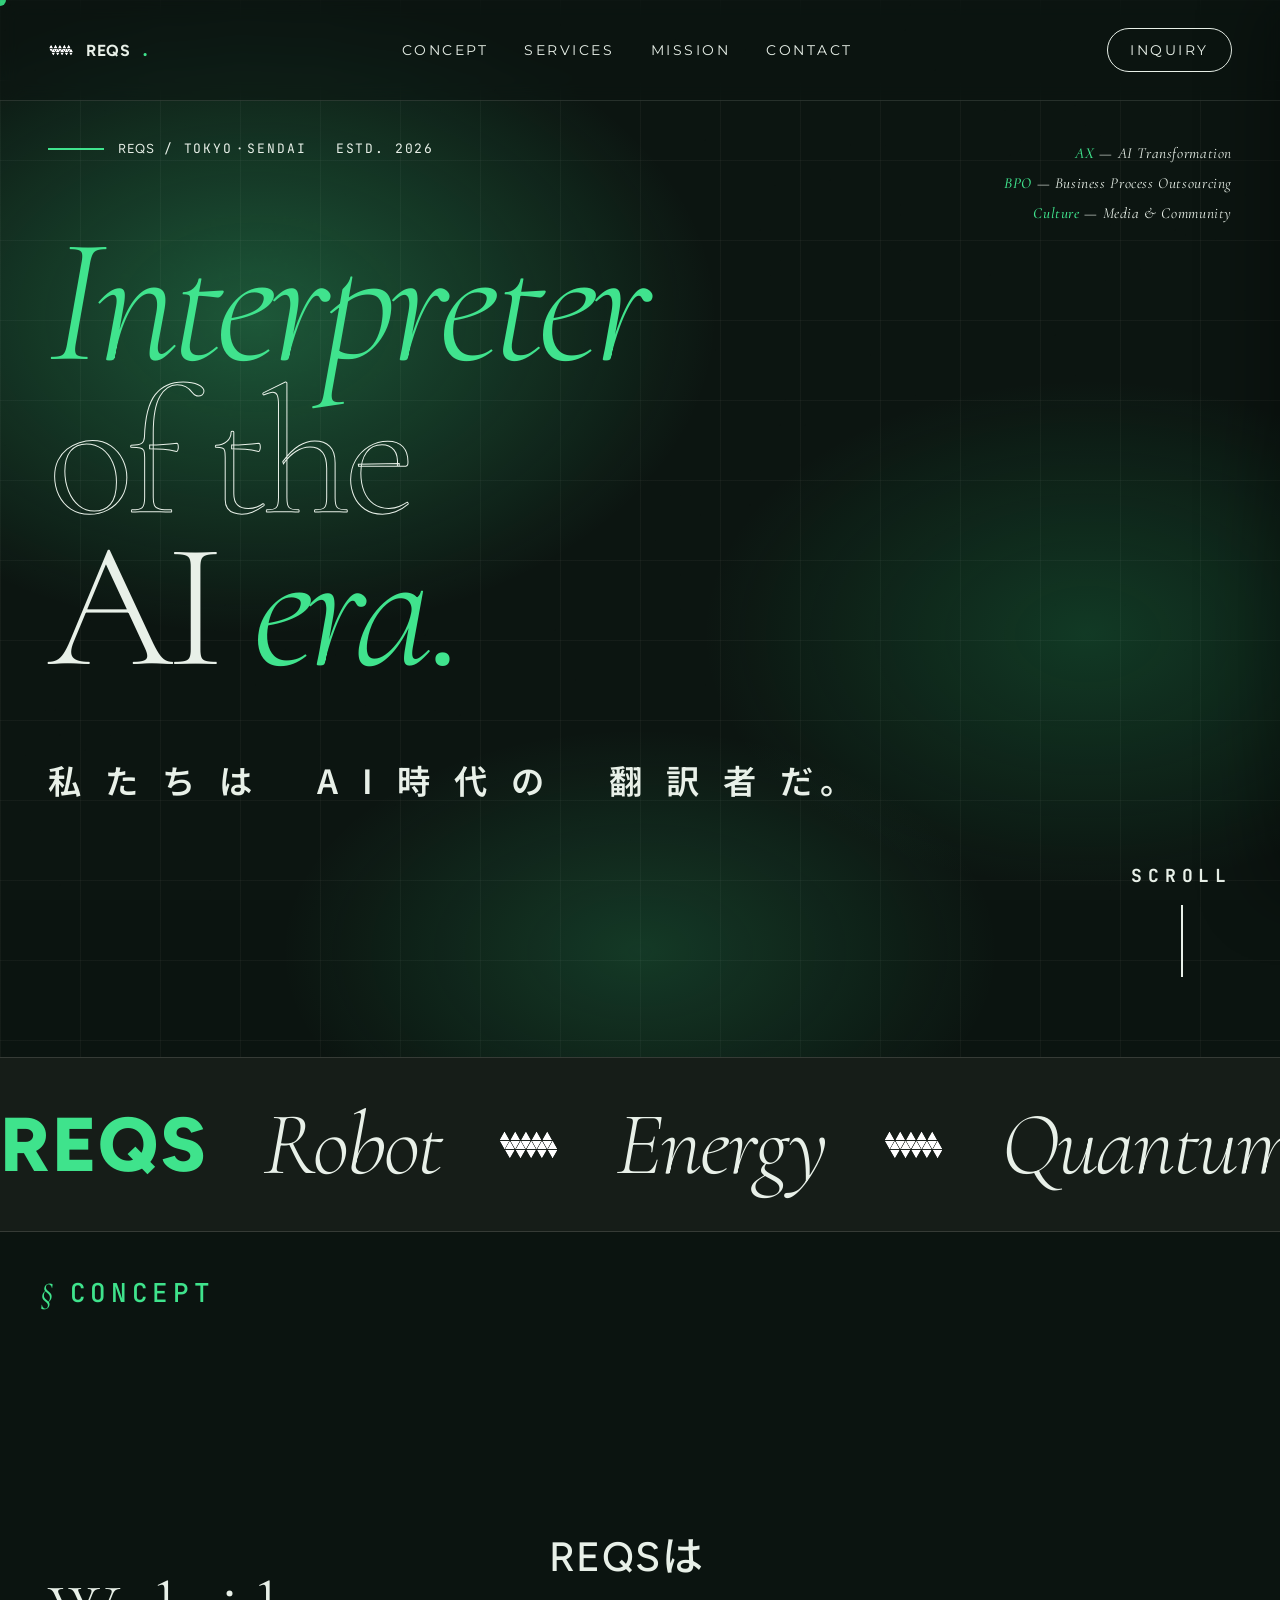
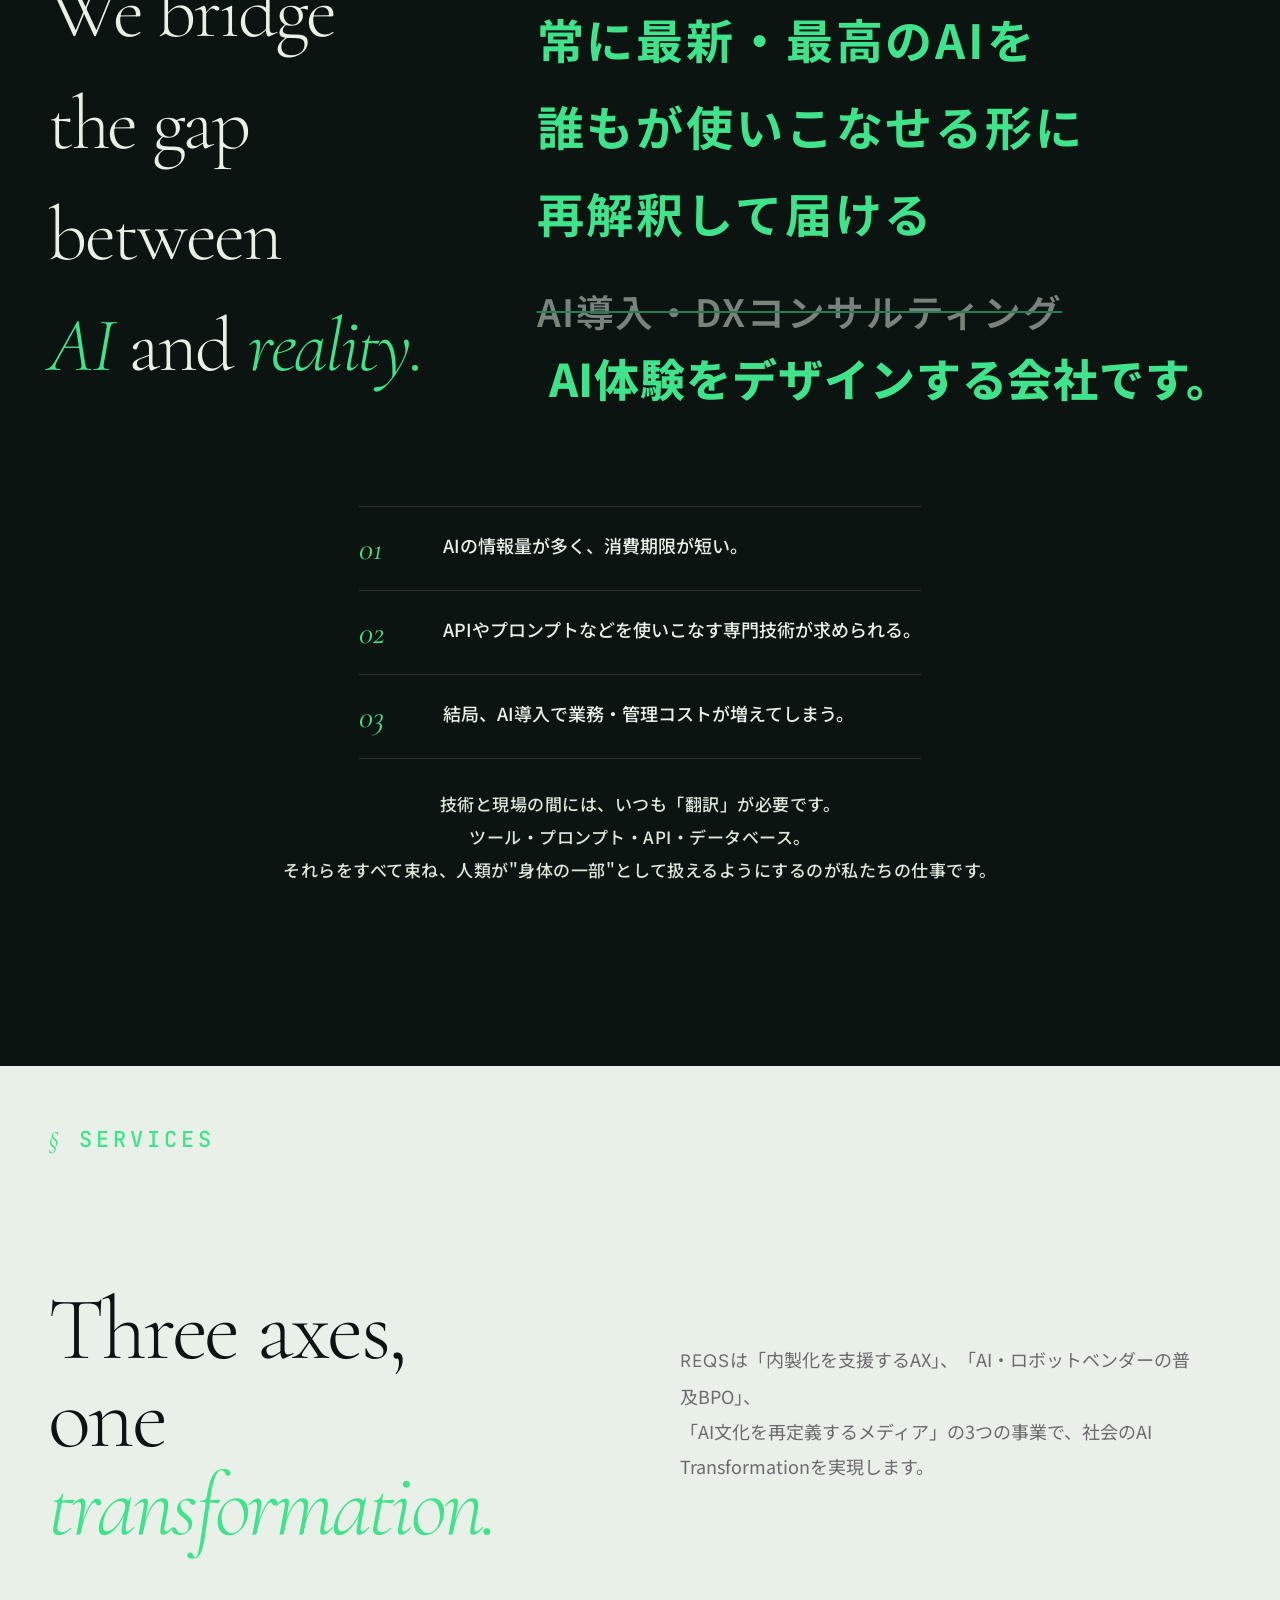
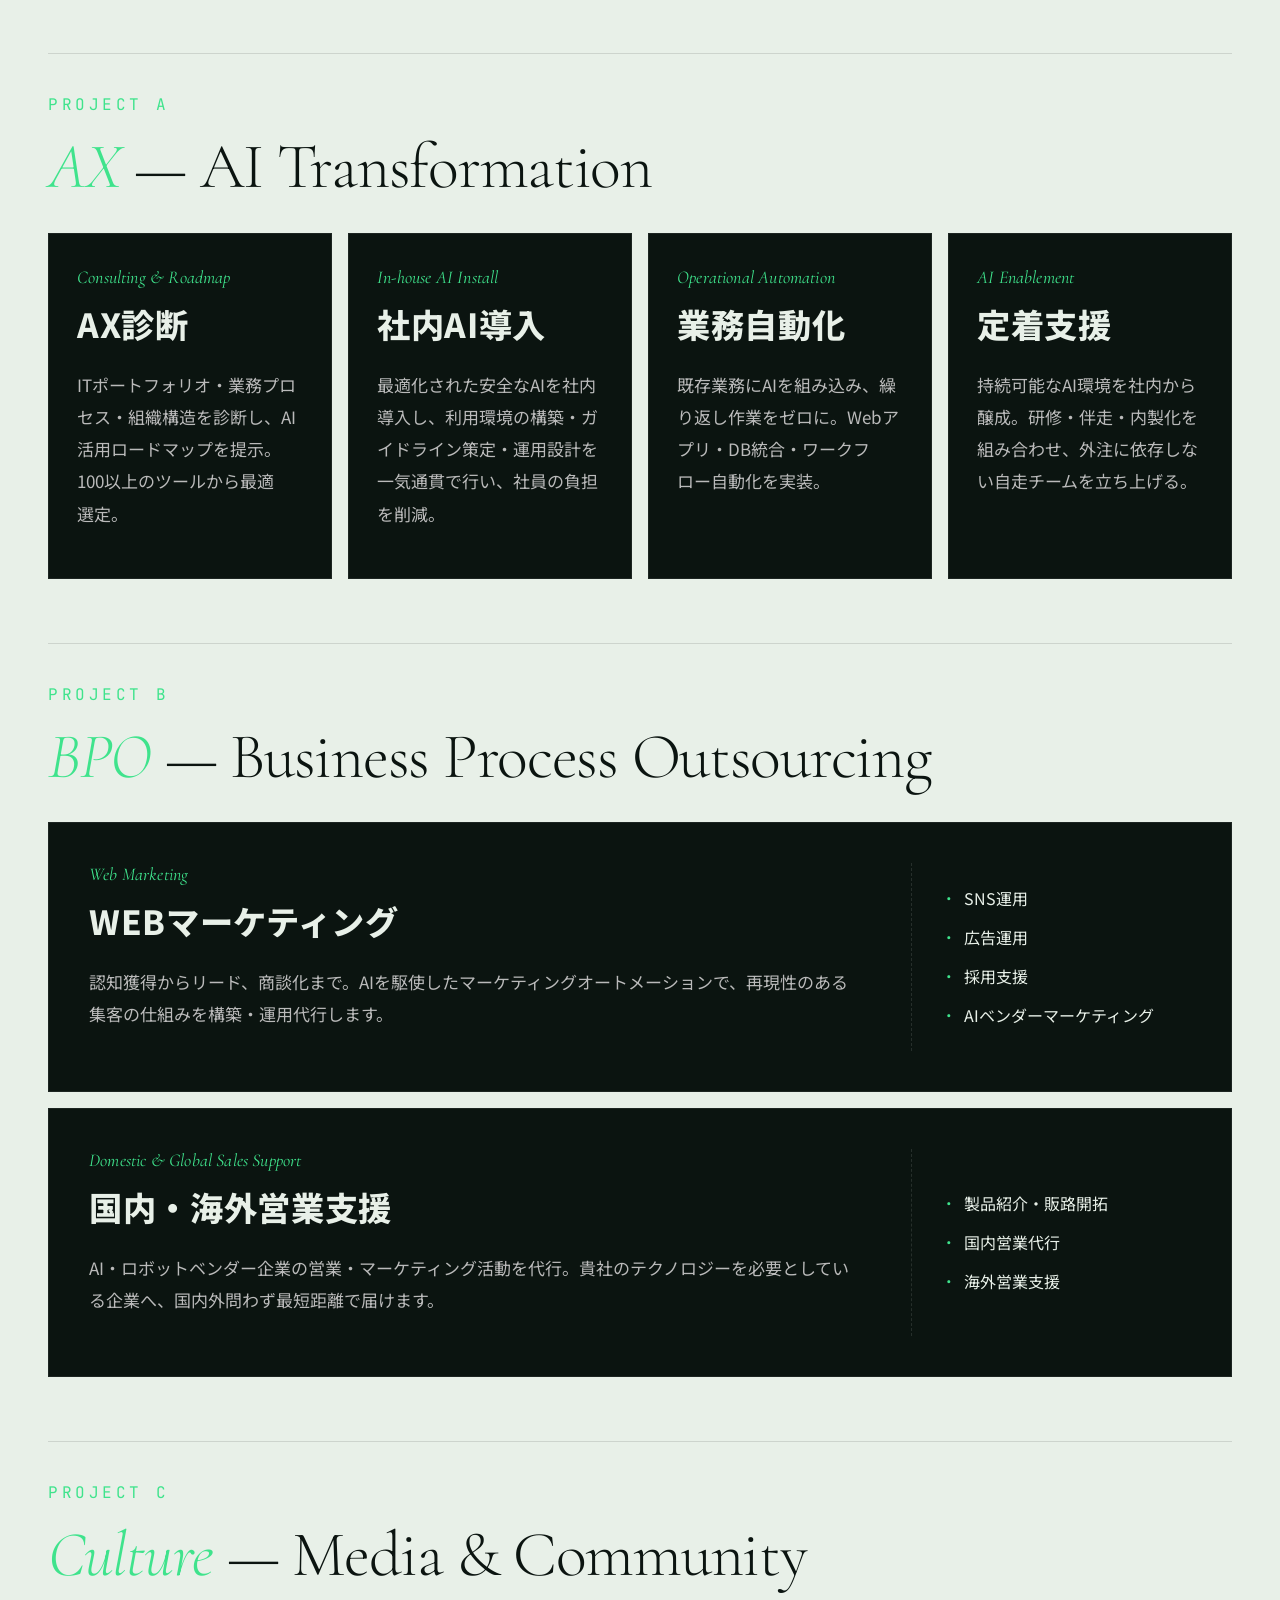
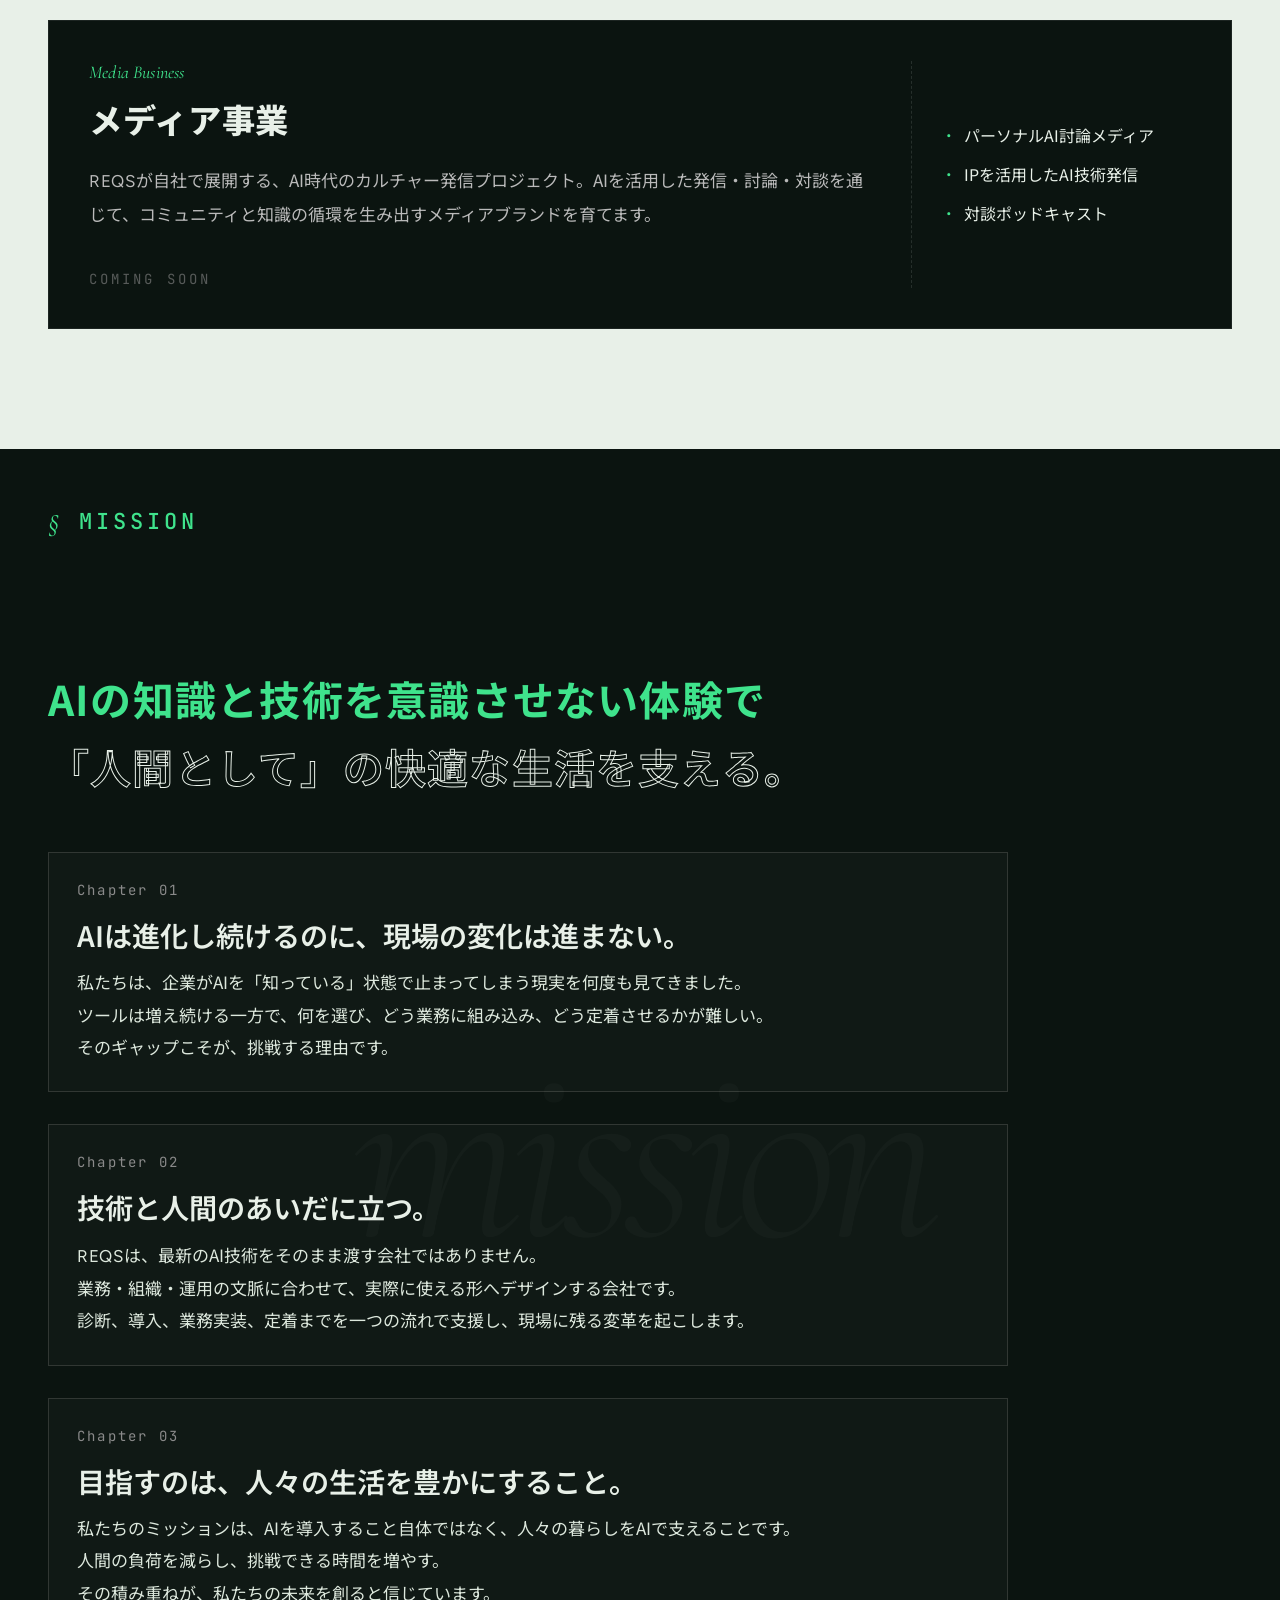
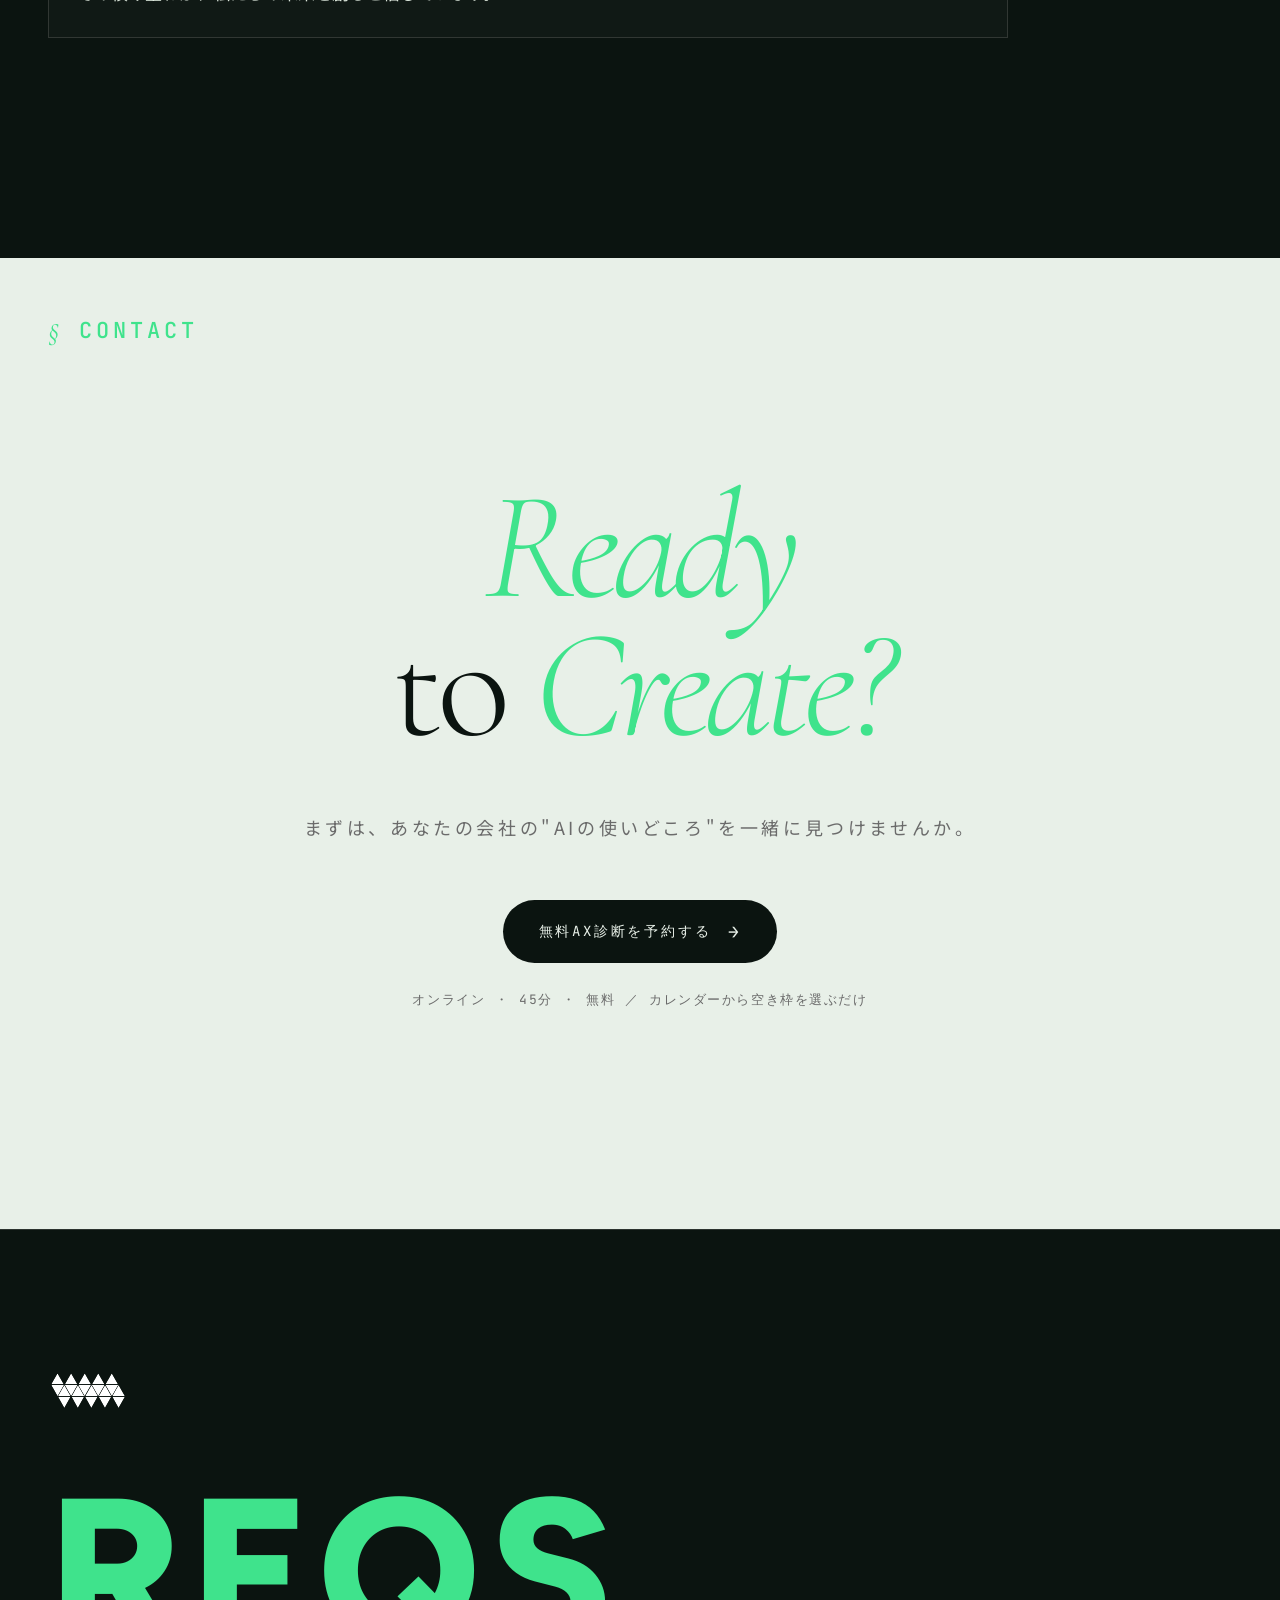
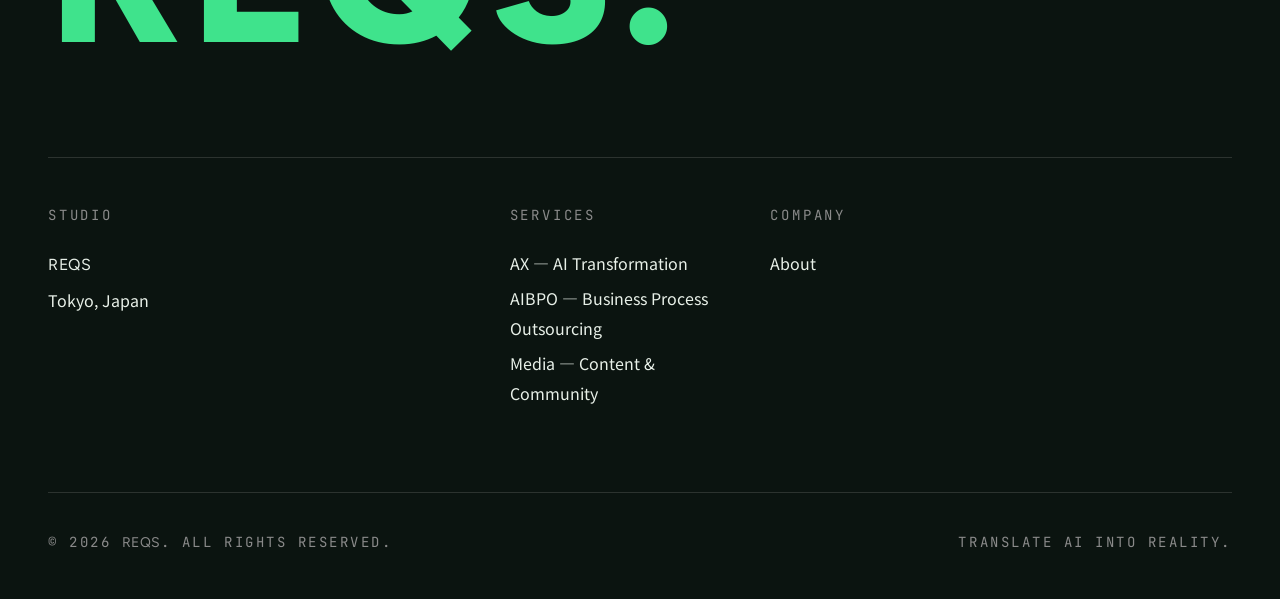
<file: index.html>
<!DOCTYPE html>
<html lang="ja">
<head>
  <meta charset="UTF-8">
  <meta name="viewport" content="width=device-width, initial-scale=1.0, viewport-fit=cover">
  <meta name="theme-color" content="#0B1410">
  <title>REQS — AI時代の翻訳者だ。</title>
  <meta name="description" content="REQS — AI時代の翻訳者だ。AI導入・DXコンサルティングを通じて、最新AIを企業の業務に使える形に翻訳して届ける。">

  <!-- OGP -->
  <meta property="og:type" content="website">
  <meta property="og:title" content="REQS — AI時代の翻訳者だ。">
  <meta property="og:description" content="常に最新・最高のAIを、誰もが使いこなせる形に再解釈して届ける。AI体験をデザインする会社です。">
  <meta property="og:image" content="https://www.reqs.jp/assets/ogp.png">
  <meta property="og:url" content="https://www.reqs.jp/">
  <meta property="og:site_name" content="REQS">
  <meta name="twitter:card" content="summary_large_image">
  <meta name="twitter:image" content="https://www.reqs.jp/assets/ogp.png">

  <!-- Favicon -->
  <link rel="icon" type="image/svg+xml" href="assets/reqs-logo-white.svg">
  <link rel="alternate icon" type="image/png" href="assets/reqs-logo.png">
  <link rel="apple-touch-icon" href="assets/reqs-logo.png">
  <link rel="canonical" href="/">

  <link rel="preconnect" href="https://fonts.googleapis.com">
  <link rel="preconnect" href="https://fonts.gstatic.com" crossorigin>
  <link href="https://fonts.googleapis.com/css2?family=Noto+Sans+JP:wght@300;400;500;600;700;800;900&family=Cormorant+Garamond:ital,wght@0,300;0,400;0,500;0,600;1,300;1,400;1,500&family=Montserrat:ital,wght@0,300;0,400;0,500;0,600;0,700;0,800;1,400;1,700&family=Figtree:ital,wght@0,300;0,400;0,500;0,600;0,700;0,800;1,400&family=JetBrains+Mono:wght@400;500&display=swap" rel="stylesheet">

  <style>
    /* ===========================================
       REQS
       - フルブリードのシネマティックなHero
       - 巨大な英文タイポ（Display Serif Italic）
       - スクロール連動の垂直リール
       - ホバーでマスクが剥がれる強いインタラクション
       - 余白を極端に効かせた縦長構成
       =========================================== */

    :root {
      --ink: #0B1410;
      --ink-2: #161D18;
      --paper: #E8F0E8;
      --paper-2: #DDE8DD;
      --vermilion: #3FE38C;
      --gray-300: #2A2A2A;
      --gray-400: #3A3A3A;
      --gray-500: #6B6B6B;
      --gray-600: #8A8A8A;
      --gray-700: #BABABA;
      --rule: rgba(245,242,234,0.14);
      --rule-light: rgba(10,10,10,0.12);

      --font-jp: "Noto Sans JP", "游ゴシック", "Yu Gothic", "Hiragino Kaku Gothic ProN", system-ui, sans-serif;
      --font-en: "Cormorant Garamond", "Times New Roman", serif;
      --font-sans: "Montserrat", system-ui, sans-serif;
      --font-mono: "JetBrains Mono", monospace;
      --font-brand: "Figtree", "Montserrat", system-ui, sans-serif;
    }
    /* REQS brand mark — Figtree */
    .brand-mark {
      font-family: var(--font-brand);
      font-weight: inherit;
      letter-spacing: 0.04em;
      font-feature-settings: "kern" 1, "ss01" 1;
    }

    * { box-sizing: border-box; margin: 0; padding: 0; }
    html { scroll-behavior: smooth; }
    body {
      font-family: var(--font-jp);
      background: var(--ink);
      color: var(--paper);
      overflow-x: hidden;
      cursor: default;
      -webkit-font-smoothing: antialiased;
      line-break: strict;
      overflow-wrap: break-word;
      word-break: normal;
    }

    /* ============ NOISE OVERLAY ============ */
    body::before {
      content: '';
      position: fixed; inset: 0;
      background-image: url("data:image/svg+xml,%3Csvg viewBox='0 0 200 200' xmlns='http://www.w3.org/2000/svg'%3E%3Cfilter id='n'%3E%3CfeTurbulence type='fractalNoise' baseFrequency='0.9'/%3E%3CfeColorMatrix values='0 0 0 0 1 0 0 0 0 1 0 0 0 0 1 0 0 0 0.05 0'/%3E%3C/filter%3E%3Crect width='100%25' height='100%25' filter='url(%23n)'/%3E%3C/svg%3E");
      opacity: 0.5;
      pointer-events: none;
      z-index: 9998;
      mix-blend-mode: overlay;
    }

    /* ============ CUSTOM CURSOR ============ */
    .cursor {
      position: fixed;
      width: 12px; height: 12px;
      border-radius: 50%;
      background: var(--vermilion);
      pointer-events: none;
      z-index: 9999;
      transform: translate(-50%, -50%);
      transition: width 0.3s, height 0.3s, background 0.3s;
      mix-blend-mode: difference;
    }
    .cursor.hover {
      width: 64px; height: 64px;
      background: var(--paper);
    }

    /* ============ NAVIGATION ============ */
    .nav {
      position: fixed; top: 0; left: 0; right: 0;
      padding: 28px 48px;
      display: flex; justify-content: space-between; align-items: center;
      z-index: 100;
      mix-blend-mode: normal;
      color: var(--paper);
      background: rgba(11, 20, 16, 0.52);
      backdrop-filter: blur(10px);
      -webkit-backdrop-filter: blur(10px);
      border-bottom: 1px solid rgba(245, 242, 234, 0.12);
    }
    .nav-logo {
      font-family: var(--font-sans);
      font-weight: 700;
      letter-spacing: 0.04em;
      font-size: 16px;
      display: inline-flex;
      align-items: center;
      gap: 12px;
    }
    .nav-logo .dot { color: var(--vermilion); }
    .nav-logo img.brand-glyph {
      height: 26px;
      width: auto;
      opacity: 1;
    }
    .nav-links {
      display: flex; gap: 36px;
      font-family: var(--font-sans);
      font-size: 14px; letter-spacing: 0.18em;
      text-transform: uppercase;
    }
    .nav-links a {
      color: inherit;
      text-decoration: none;
      position: relative;
      padding: 4px 0;
    }
    .nav-links a::after {
      content: ''; position: absolute; left: 0; bottom: 0;
      width: 0; height: 1px; background: currentColor;
      transition: width 0.4s cubic-bezier(0.65, 0, 0.35, 1);
    }
    .nav-links a:hover::after { width: 100%; }

    .nav-cta {
      font-family: var(--font-sans);
      font-size: 14px; letter-spacing: 0.18em;
      text-transform: uppercase;
      padding: 12px 22px;
      border: 1px solid currentColor;
      border-radius: 999px;
      text-decoration: none;
      color: inherit;
      transition: background 0.3s, color 0.3s;
    }
    .nav-cta:hover { background: var(--paper); color: var(--ink); }

    /* ============ MARQUEE TICKER (top) ============ */
    .ticker {
      position: fixed; top: 0; left: 0; right: 0;
      transform: translateY(-100%);
      background: var(--vermilion);
      color: var(--paper);
      font-family: var(--font-mono);
      font-size: 14px;
      letter-spacing: 0.14em;
      padding: 8px 0;
      overflow: hidden;
      z-index: 110;
      transition: transform 0.6s cubic-bezier(0.65, 0, 0.35, 1);
    }
    .ticker.show { transform: translateY(0); }
    .ticker-track {
      display: flex; gap: 64px;
      animation: tick 50s linear infinite;
      white-space: nowrap;
    }
    @keyframes tick { to { transform: translateX(-50%); } }
    .is-hidden { display: none !important; }

    /* ============ HERO ============ */
    .hero {
      position: relative;
      min-height: 100vh;
      padding: 140px 48px 80px;
      display: flex; flex-direction: column;
      overflow: hidden;
    }
    .hero-bg-video {
      position: absolute; inset: 0;
      background:
        radial-gradient(ellipse 60% 50% at 20% 30%, rgba(63,227,140,0.32), transparent 60%),
        radial-gradient(ellipse 50% 40% at 85% 60%, rgba(31,150,86,0.28), transparent 60%),
        radial-gradient(ellipse 40% 30% at 50% 90%, rgba(63,227,140,0.18), transparent 70%),
        var(--ink);
      z-index: 0;
      animation: auroraShift 18s ease-in-out infinite;
    }
    @keyframes auroraShift {
      0%, 100% { filter: hue-rotate(0deg) blur(0px); }
      50% { filter: hue-rotate(-8deg) blur(2px); }
    }
    .hero-bg-video::before {
      content: '';
      position: absolute; inset: 0;
      background-image:
        linear-gradient(rgba(245,242,234,0.04) 1px, transparent 1px),
        linear-gradient(90deg, rgba(245,242,234,0.04) 1px, transparent 1px);
      background-size: 80px 80px;
      animation: drift 30s linear infinite;
    }
    @keyframes drift {
      to { background-position: 80px 80px; }
    }

    .hero-meta {
      position: relative; z-index: 2;
      display: flex; justify-content: space-between; align-items: flex-start;
      font-family: var(--font-mono);
      font-size: 13px; letter-spacing: 0.14em;
      color: var(--gray-600);
      text-transform: uppercase;
      margin-bottom: auto;
    }
    .hero-meta-left {
      display: flex; align-items: center; gap: 14px;
      color: var(--paper);
    }
    .hero-meta-left .meta-bar {
      display: inline-block;
      width: 56px; height: 2px;
      background: var(--vermilion);
    }
    .hero-meta-right {
      text-align: right;
      font-family: var(--font-en);
      font-style: italic;
      font-size: clamp(14px, 1.2vw, 19px);
      letter-spacing: 0.04em;
      color: var(--paper);
      text-transform: none;
      line-height: 1.7;
      font-weight: 400;
      display: flex;
      flex-direction: column;
      gap: 4px;
    }
    .hero-meta-right em { color: var(--vermilion); font-style: italic; font-weight: 500; }
    .hero-meta-right .hero-axis { display: block; }

    .hero-content {
      position: relative; z-index: 2;
      margin: auto 0;
    }

    .hero-eyebrow {
      display: none;
    }

    .hero-title {
      font-family: var(--font-en);
      font-weight: 300;
      font-size: clamp(64px, 14vw, 240px);
      line-height: 0.85;
      letter-spacing: -0.04em;
      color: var(--paper);
    }
    .hero-title .it {
      font-style: italic;
      font-weight: 300;
      color: var(--vermilion);
    }
    .hero-title .stroke {
      -webkit-text-stroke: 1px var(--paper);
      color: transparent;
    }
    .hero-jp {
      font-family: var(--font-jp);
      font-size: clamp(22px, 2.6vw, 38px);
      letter-spacing: 0.24em;
      color: var(--paper);
      font-weight: 600;
      margin-top: 72px;
      text-orientation: mixed;
    }

    .hero-bottom {
      position: relative; z-index: 2;
      display: flex; justify-content: flex-end; align-items: flex-end;
      margin-top: 60px;
      font-family: var(--font-mono);
      font-size: 13px; letter-spacing: 0.18em;
      color: var(--paper);
      text-transform: uppercase;
      transition: opacity 0.4s ease, transform 0.6s ease;
    }
    .hero-bottom.scrolled {
      opacity: 0;
      transform: translateX(80px);
      pointer-events: none;
    }
    .hero-scroll {
      display: flex; flex-direction: column; align-items: center; gap: 18px;
      animation: bounce 2s infinite;
      color: var(--paper);
      font-weight: 700;
      font-size: 18px;
      letter-spacing: 0.32em;
      text-transform: uppercase;
    }
    @keyframes bounce {
      0%, 100% { transform: translateY(0); }
      50% { transform: translateY(8px); }
    }
    .hero-scroll-line {
      width: 2px; height: 72px; background: var(--paper);
      opacity: 1;
    }

    /* ============ MARQUEE BAND ============ */
    .marquee {
      padding: 32px 0;
      border-top: 1px solid var(--rule);
      border-bottom: 1px solid var(--rule);
      overflow: hidden;
      background: var(--ink-2);
    }
    .marquee-track {
      display: flex; gap: 80px;
      animation: scroll-x 40s linear infinite;
      white-space: nowrap;
      width: max-content;
    }
    @keyframes scroll-x {
      from { transform: translateX(0); }
      to { transform: translateX(-50%); }
    }
    .marquee-item {
      font-family: var(--font-en);
      font-style: italic;
      font-size: clamp(48px, 7vw, 120px);
      font-weight: 300;
      color: var(--paper);
      letter-spacing: -0.02em;
      display: inline-flex;
      align-items: center;
      gap: 56px;
    }
    .marquee-item .marquee-logo {
      font-family: var(--font-brand);
      font-weight: 800;
      font-style: normal;
      letter-spacing: 0.02em;
      color: var(--vermilion);
      font-size: 0.85em;
    }
    .marquee-item .marquee-logo-img {
      height: 0.7em;
      width: auto;
      display: inline-block;
      vertical-align: -0.05em;
      filter: drop-shadow(0 0 0 transparent);
    }
    .marquee-item .marquee-word {
      font-family: var(--font-en);
      font-style: italic;
      color: var(--paper);
    }
    .marquee-item .star {
      color: var(--vermilion);
      font-style: normal;
      display: inline-block;
      font-size: 0.7em;
      animation: spin 8s linear infinite;
    }
    @keyframes spin { to { transform: rotate(360deg); } }

    /* ============ SECTION ============ */
    section { position: relative; }
    .section-paper { background: var(--paper); color: var(--ink); }
    .section-paper .gray-text { color: var(--gray-500); }

    .section-num {
      position: absolute;
      top: 56px; left: 48px;
      font-family: var(--font-mono);
      font-size: 22px;
      font-weight: 500;
      letter-spacing: 0.18em;
      color: var(--vermilion);
      text-transform: uppercase;
      display: flex; align-items: center; gap: 12px;
      z-index: 5;
    }
    .section-num em {
      font-family: var(--font-en);
      font-style: italic;
      font-weight: 400;
      font-size: 28px;
      color: inherit;
      margin-right: 4px;
    }
    .section-num--dark { color: var(--vermilion); }

    /* ============ ABOUT / CONCEPT ============ */
    .concept {
      scroll-margin-top: 80px;
      padding: 220px 48px 180px;
      position: relative;
      min-height: 100vh;
      display: flex; flex-direction: column;
      justify-content: center;
    }
    .concept-eyebrow-top {
      position: absolute;
      top: 40px; left: 40px;
      font-family: var(--font-mono);
      font-size: 26px;
      font-weight: 500;
      letter-spacing: 0.18em;
      color: var(--vermilion);
      text-transform: uppercase;
      display: flex; align-items: center; gap: 12px;
      z-index: 5;
    }
    .concept-eyebrow-top em {
      font-family: var(--font-en);
      font-style: italic;
      font-weight: 400;
      font-size: 34px;
      color: inherit;
    }
    .concept-grid {
      display: grid; grid-template-columns: 1fr 1fr;
      gap: 100px;
      max-width: 1600px; margin: 0 auto;
      width: 100%;
      padding-top: 64px;
    }
    .concept-eyebrow {
      display: none;
    }
    .concept-title {
      font-family: var(--font-en);
      font-weight: 300;
      font-size: clamp(48px, 6vw, 96px);
      line-height: 1.45;
      letter-spacing: -0.03em;
      margin-top: 40px;
      margin-bottom: 40px;
    }
    .concept-title em {
      font-style: italic;
      color: var(--vermilion);
    }
    .concept-jp-large {
      font-family: var(--font-jp);
      font-size: clamp(26px, 3.2vw, 48px);
      line-height: 1.85;
      letter-spacing: 0.04em;
      font-weight: 500;
      text-wrap: balance;
    }
    .concept-jp-large .em {
      color: var(--vermilion);
      font-weight: 700;
      font-size: 1.15em;
      display: inline;
      letter-spacing: 0.06em;
    }
    .concept-correction {
      display: block;
      line-height: 1.6;
      margin-top: 0.5em;
      margin-bottom: 0.6em;
    }
    .concept-correction-old {
      text-decoration: line-through;
      text-decoration-color: var(--vermilion);
      text-decoration-thickness: 2px;
      opacity: 0.5;
      display: inline-block;
      transform: translateX(-12px);
      font-size: 0.92em;
      white-space: nowrap;
      font-weight: 600;
    }
    /* 1行目・2行目の強調を同じ左位置に（2行目だけ左シフトだと1行目に「余白」に見える） */
    .concept-jp-large > span.em:nth-of-type(2),
    .concept-jp-large > span.em:nth-of-type(3) {
      display: inline-block;
      transform: translateX(-12px);
    }
    .concept-correction-arrow {
      display: block;
      color: var(--vermilion);
      font-family: system-ui, sans-serif;
      font-style: normal;
      font-size: 0.9em;
      line-height: 1.2;
      margin: 2px 0 2px 0.05em;
      letter-spacing: 0;
    }
    .concept-correction-new {
      display: block;
      font-weight: 800;
      white-space: nowrap;
      font-size: 1.1em;
      letter-spacing: 0.02em;
      color: var(--vermilion);
    }
    .br-mobile { display: none; }
    .concept-body {
      font-family: var(--font-jp);
      font-size: 18px; line-height: 2;
      color: var(--paper-2);
      max-width: 580px;
      text-wrap: pretty;
    }
    .concept-list {
      list-style: none;
      margin-top: 28px;
      max-width: 720px;
      margin-left: auto;
      margin-right: auto;
    }
    .concept-list li {
      display: grid; grid-template-columns: 60px 1fr;
      gap: 24px;
      padding: 22px 0;
      border-top: 1px solid var(--rule);
    }
    .concept-list li:last-child { border-bottom: 1px solid var(--rule); }
    .concept-list .num {
      font-family: var(--font-en); font-style: italic;
      font-size: 32px;
      color: var(--vermilion);
    }
    .concept-list .text {
      font-family: var(--font-jp);
      font-size: 18px; line-height: 1.8;
      color: var(--paper);
      font-weight: 500;
    }

    .concept-resolve {
      font-family: var(--font-jp);
      font-size: 17px;
      line-height: 1.95;
      font-weight: 500;
      color: var(--paper-2);
      margin-top: 28px;
      letter-spacing: 0.03em;
      max-width: 720px;
      margin-left: auto;
      margin-right: auto;
      text-align: center;
      text-wrap: pretty;
    }

    /* ============ SERVICES (List, hover-reveal) ============ */
    .services {
      padding: 220px 0 120px;
      background: var(--paper);
      color: var(--ink);
    }
    .services-header {
      padding: 0 48px 80px;
      max-width: 1600px; margin: 0 auto;
      display: grid; grid-template-columns: 1fr 1fr;
      gap: 80px;
    }
    .services-tag { display: none; }
    .services-title {
      font-family: var(--font-en);
      font-weight: 300;
      font-size: clamp(56px, 7vw, 112px);
      line-height: 0.98;
      letter-spacing: -0.03em;
    }
    .services-title em { font-style: italic; color: var(--vermilion); }

    .services-header-lede {
      font-family: var(--font-jp);
      font-size: 18px;
      line-height: 1.95;
      color: var(--gray-500);
      text-wrap: pretty;
      overflow-wrap: break-word;
    }
    .services-lede-br-pc { display: none; }
    @media (min-width: 901px) {
      .services-lede-br-pc { display: block; }
    }

    /* ---- 2-pillar service grid (AX × AIBPO) ---- */
    .service-pillars {
      max-width: 1600px;
      margin: 0 auto;
      padding: 24px 48px 0;
      display: flex; flex-direction: column;
      gap: 64px;
    }
    .pillar {
      border-top: 1px solid var(--rule-light);
      padding-top: 40px;
    }
    .pillar-header {
      display: block;
      margin-bottom: 32px;
    }
    .pillar-tag {
      font-family: var(--font-mono);
      font-size: 16px; letter-spacing: 0.22em;
      text-transform: uppercase;
      color: var(--vermilion);
      display: flex; align-items: center; gap: 14px;
      margin-bottom: 18px;
    }
    .pillar-tag .pillar-axis { display: none; }
    .pillar-title {
      font-family: var(--font-en); font-weight: 300;
      font-size: clamp(44px, 5vw, 76px);
      line-height: 1.05; letter-spacing: -0.02em;
      color: var(--ink);
      white-space: nowrap;
    }
    .pillar-title em { font-style: italic; color: var(--vermilion); }
    .pillar-jp { display: none; }

    .pillar-cards {
      display: grid;
      grid-template-columns: repeat(4, 1fr);
      gap: 16px;
    }
    .pillar-cards.cols-1 { grid-template-columns: 1fr; }

    /* ---- Card: dark theme with high-contrast text ---- */
    .svc-card {
      position: relative;
      display: flex; flex-direction: column;
      padding: 32px 28px 28px;
      background: var(--ink);
      border: 1px solid rgba(232,240,232,0.08);
      color: var(--paper);
      text-decoration: none;
      overflow: hidden;
      transition: transform 0.5s cubic-bezier(0.65,0,0.35,1),
                  border-color 0.4s, background 0.4s;
      min-height: 340px;
    }
    .svc-card::before {
      content: '';
      position: absolute; inset: 0;
      background:
        radial-gradient(ellipse 80% 60% at 100% 0%, rgba(63,227,140,0.18), transparent 60%);
      opacity: 0;
      transition: opacity 0.5s;
    }
    .svc-card:hover {
      transform: translateY(-6px);
      border-color: var(--vermilion);
      background: var(--ink-2);
    }
    .svc-card:hover::before { opacity: 1; }
    /* Disabled state — service detail pages WIP */
    .svc-card.is-disabled { cursor: default; }
    .svc-card.is-disabled:hover {
      transform: none;
      border-color: rgba(232,240,232,0.08);
      background: var(--ink);
    }
    .svc-card.is-disabled:hover::before { opacity: 0; }
    .svc-card.is-disabled .svc-card-cta { color: var(--gray-600); opacity: 0.6; }
    .svc-card > * { position: relative; z-index: 1; }
    .svc-card-main { display: contents; }
    .svc-card-num {
      display: none;
    }
    .svc-card-en {
      font-family: var(--font-en); font-style: italic;
      font-size: clamp(18px, 1.4vw, 24px);
      color: var(--vermilion);
      letter-spacing: 0.01em;
      margin-bottom: 14px;
      white-space: nowrap;
    }
    .svc-card-title {
      font-family: var(--font-jp); font-weight: 800;
      font-size: clamp(30px, 2.6vw, 42px); line-height: 1.35;
      letter-spacing: 0.02em;
      color: var(--paper);
      margin-bottom: 22px;
    }
    .svc-card-desc {
      font-family: var(--font-jp);
      font-size: 17px; line-height: 1.9;
      color: var(--gray-700);
      margin-bottom: 20px;
      text-wrap: pretty;
    }
    .svc-card-subs {
      list-style: none;
      margin-top: auto;
      padding-top: 16px;
      border-top: 1px dashed rgba(232,240,232,0.12);
    }
    .svc-card-subs li {
      font-family: var(--font-jp);
      font-size: 16px; line-height: 1.7;
      color: var(--paper);
      padding: 4px 0;
      display: flex; gap: 10px;
    }
    .svc-card-subs li::before {
      content: '·'; color: var(--vermilion);
      font-family: var(--font-mono);
      font-weight: bold;
    }
    .svc-card-cta {
      margin-top: 20px;
      font-family: var(--font-mono);
      font-size: 14px; letter-spacing: 0.22em;
      text-transform: uppercase;
      color: var(--paper);
      opacity: 0.7;
      display: flex; justify-content: space-between; align-items: center;
      transition: opacity 0.4s;
    }
    .svc-card:hover .svc-card-cta { opacity: 1; }

    /* WEBマーケティング card: wide layout when alone */
    .pillar-cards.cols-1 .svc-card {
      display: grid;
      grid-template-columns: 1fr 280px;
      gap: 48px;
      min-height: auto;
      padding: 40px 40px;
    }
    .pillar-cards.cols-1 .svc-card-main {
      display: flex; flex-direction: column;
    }
    .pillar-cards.cols-1 .svc-card-subs {
      margin-top: 0; padding-top: 0;
      border-top: none;
      border-left: 1px dashed rgba(232,240,232,0.12);
      padding-left: 32px;
      align-self: stretch;
      display: flex; flex-direction: column; justify-content: center;
    }
    .pillar-cards.cols-1 .svc-card-subs li {
      font-size: 16px; padding: 6px 0;
    }
    .service-preview {
      position: fixed;
      width: min(380px, 44vw);
      background: rgba(11, 20, 16, 0.94);
      color: var(--paper);
      border: 1px solid rgba(245,242,234,0.18);
      box-shadow: 0 20px 50px rgba(0,0,0,0.4);
      backdrop-filter: blur(8px);
      padding: 18px;
      pointer-events: none;
      opacity: 0;
      transform: translate3d(0, 8px, 0);
      transition: opacity 0.2s ease, transform 0.2s ease;
      z-index: 250;
    }
    .service-preview.show {
      opacity: 1;
      transform: translate3d(0, 0, 0);
    }
    .service-preview-thumb {
      height: 150px;
      border: 1px solid rgba(245,242,234,0.2);
      margin-bottom: 14px;
      background:
        linear-gradient(135deg, rgba(63,227,140,0.16), rgba(63,227,140,0.02)),
        linear-gradient(rgba(245,242,234,0.08) 1px, transparent 1px),
        linear-gradient(90deg, rgba(245,242,234,0.08) 1px, transparent 1px),
        var(--ink);
      background-size: auto, 28px 28px, 28px 28px, auto;
      position: relative;
      overflow: hidden;
    }
    .service-preview-thumb::after {
      content: "SERVICE DETAIL";
      position: absolute;
      right: 10px;
      bottom: 10px;
      font-family: var(--font-mono);
      font-size: 14px;
      letter-spacing: 0.14em;
      color: rgba(245,242,234,0.7);
    }
    .service-preview h4 {
      font-family: var(--font-jp);
      font-size: 20px;
      margin-bottom: 8px;
    }
    .service-preview p {
      font-family: var(--font-jp);
      font-size: 15px;
      line-height: 1.7;
      color: var(--paper-2);
    }

    /* ============ WORKS / SHOWCASE ============ */
    .works {
      padding: 200px 0;
      background: var(--ink);
    }
    .works-header {
      padding: 0 48px 100px;
      max-width: 1600px; margin: 0 auto;
      display: flex; justify-content: space-between; align-items: flex-end;
    }
    .works-title {
      font-family: var(--font-en); font-weight: 300;
      font-size: clamp(48px, 6vw, 96px);
      line-height: 0.95; letter-spacing: -0.03em;
    }
    .works-title em { font-style: italic; color: var(--vermilion); }
    .works-meta {
      font-family: var(--font-mono);
      font-size: 14px; letter-spacing: 0.2em;
      color: var(--gray-600);
      text-transform: uppercase;
      text-align: right;
    }

    .works-grid {
      padding: 0 48px;
      max-width: 1600px; margin: 0 auto;
      display: grid; grid-template-columns: 1fr 1fr;
      gap: 80px 60px;
    }
    .work {
      cursor: pointer;
    }
    .work:nth-child(even) { margin-top: 120px; }
    .work-img {
      position: relative;
      aspect-ratio: 4/5;
      background: var(--ink-2);
      overflow: hidden;
      margin-bottom: 32px;
    }
    .work-img-inner {
      position: absolute; inset: 0;
      background:
        radial-gradient(ellipse at 30% 30%, rgba(63,227,140,0.25), transparent 60%),
        radial-gradient(ellipse at 70% 80%, rgba(31,150,86,0.2), transparent 50%),
        var(--ink-2);
      display: flex; align-items: center; justify-content: center;
      transition: transform 1s cubic-bezier(0.65, 0, 0.35, 1);
    }
    .work:hover .work-img-inner { transform: scale(1.05); }
    .work-placeholder {
      font-family: var(--font-mono);
      font-size: 14px; letter-spacing: 0.2em;
      color: var(--gray-600);
      text-transform: uppercase;
      padding: 12px 20px;
      border: 1px solid var(--gray-500);
      border-radius: 999px;
    }
    .work-cat {
      position: absolute; top: 24px; left: 24px;
      font-family: var(--font-mono);
      font-size: 14px; letter-spacing: 0.2em;
      color: var(--paper);
      text-transform: uppercase;
      padding: 8px 14px;
      background: rgba(10,10,10,0.7);
      backdrop-filter: blur(6px);
    }
    .work-num {
      position: absolute; top: 24px; right: 24px;
      font-family: var(--font-en); font-style: italic;
      font-size: 24px; color: var(--vermilion);
    }
    .work-meta {
      display: flex; justify-content: space-between;
      font-family: var(--font-mono);
      font-size: 14px; letter-spacing: 0.18em;
      color: var(--gray-600);
      text-transform: uppercase;
      margin-bottom: 16px;
    }
    .work-title {
      font-family: var(--font-jp);
      font-size: clamp(24px, 2.5vw, 36px);
      line-height: 1.4;
      font-weight: 600;
      margin-bottom: 16px;
    }
    .work-title-en {
      display: block;
      font-family: var(--font-en); font-style: italic;
      font-size: 18px; font-weight: 400;
      color: var(--vermilion);
      margin-top: 8px;
    }
    .work-tags {
      display: flex; gap: 8px; flex-wrap: wrap;
    }
    .work-tag {
      font-family: var(--font-mono);
      font-size: 14px; letter-spacing: 0.16em;
      color: var(--gray-600);
      text-transform: uppercase;
      padding: 4px 10px;
      border: 1px solid var(--rule);
    }

    /* ============ NUMBERS BAND ============ */
    .numbers {
      padding: 160px 48px;
      background: var(--paper);
      color: var(--ink);
      border-top: 1px solid var(--rule-light);
    }
    .numbers-grid {
      max-width: 1600px; margin: 0 auto;
      display: grid; grid-template-columns: repeat(4, 1fr);
      gap: 60px;
    }
    .number-cell {
      border-top: 1px solid var(--rule-light);
      padding-top: 32px;
    }
    .number-label {
      font-family: var(--font-mono);
      font-size: 14px; letter-spacing: 0.2em;
      color: var(--vermilion);
      text-transform: uppercase;
      margin-bottom: 24px;
    }
    .number-value {
      font-family: var(--font-en);
      font-style: italic;
      font-weight: 300;
      font-size: clamp(64px, 7vw, 120px);
      line-height: 0.9;
      letter-spacing: -0.04em;
      color: var(--ink);
    }
    .number-value .unit {
      font-style: normal;
      font-family: var(--font-jp);
      font-size: 0.3em;
      vertical-align: 0.6em;
      margin-left: 8px;
      color: var(--gray-500);
      letter-spacing: 0;
    }
    .number-desc {
      font-family: var(--font-jp);
      font-size: 16px;
      color: var(--gray-500);
      margin-top: 24px;
      text-wrap: pretty;
      line-height: 1.7;
    }

    /* ============ MANIFESTO / VALUES ============ */
    .manifesto {
      padding: 220px 48px;
      background: var(--ink);
      position: relative;
      overflow: hidden;
    }
    .manifesto-bg {
      position: absolute;
      top: 50%; left: 50%;
      transform: translate(-50%, -50%);
      font-family: var(--font-en);
      font-style: italic;
      font-size: clamp(200px, 30vw, 600px);
      font-weight: 300;
      color: rgba(245,242,234,0.025);
      white-space: nowrap;
      pointer-events: none;
      letter-spacing: -0.05em;
    }
    .manifesto-inner {
      position: relative; z-index: 1;
      max-width: 1600px; margin: 0 auto;
    }
    .manifesto-tag { display: none; }
    .values-grid {
      display: grid; grid-template-columns: repeat(3, 1fr);
      gap: 60px 80px;
      margin-top: 100px;
    }
    .value {
      border-top: 1px solid var(--rule);
      padding-top: 32px;
    }
    .value-num {
      font-family: var(--font-en); font-style: italic;
      font-size: 18px;
      color: var(--vermilion);
      margin-bottom: 24px;
      display: flex; justify-content: space-between;
    }
    .value-num .symbol { font-family: var(--font-mono); font-style: normal; }
    .value-title {
      font-family: var(--font-jp);
      font-size: clamp(22px, 2vw, 28px);
      font-weight: 600;
      line-height: 1.4;
      margin-bottom: 20px;
    }
    .value-body {
      font-family: var(--font-jp);
      font-size: 16px; line-height: 1.85;
      color: var(--gray-600);
      text-wrap: pretty;
    }
    .manifesto.story-mode .manifesto-bg { font-size: clamp(120px, 20vw, 360px); }
    .manifesto.story-mode .values-grid {
      grid-template-columns: 1fr;
      gap: 32px;
      max-width: 960px;
      margin-top: 56px;
    }
    .manifesto.story-mode .value {
      background: rgba(245,242,234,0.02);
      border: 1px solid var(--rule);
      padding: 28px;
    }
    .manifesto.story-mode .value-num {
      font-family: var(--font-mono);
      font-style: normal;
      font-size: 14px;
      letter-spacing: 0.16em;
      color: var(--gray-600);
      margin-bottom: 16px;
    }
    .manifesto.story-mode .value-title {
      font-size: clamp(24px, 2.2vw, 34px);
      margin-bottom: 12px;
    }
    .manifesto.story-mode .value-body {
      font-size: 17px;
      line-height: 1.9;
      color: var(--paper-2);
    }
    .manifesto.story-mode .services-title em {
      font-style: normal;
    }

    /* Mission 見出し：2行・各行が収まりやすいサイズ */
    .manifesto.story-mode h2.manifesto-story-heading {
      font-family: var(--font-jp);
      font-weight: 600;
      font-size: clamp(28px, 3.2vw, 52px);
      line-height: 1.45;
      letter-spacing: 0.03em;
      max-width: 1100px;
    }
    .manifesto.story-mode h2.manifesto-story-heading .manifesto-story-row {
      display: block;
      white-space: nowrap;
    }
    .manifesto.story-mode h2.manifesto-story-heading em.manifesto-story-row {
      font-style: normal;
      color: var(--vermilion);
      font-weight: 700;
    }
    .manifesto.story-mode h2.manifesto-story-heading .manifesto-story-row--outline {
      margin-top: 0.2em;
      -webkit-text-stroke: 1px var(--paper);
      color: transparent;
      font-weight: 600;
    }
    @media (max-width: 720px) {
      .manifesto.story-mode h2.manifesto-story-heading .manifesto-story-row {
        white-space: normal;
      }
    }

    /* Mission finale — 創る。 */
    .manifesto-finale {
      margin-top: 96px;
      text-align: center;
    }
    .manifesto-finale-text {
      font-family: var(--font-jp);
      font-weight: 900;
      font-size: clamp(72px, 11vw, 180px);
      color: var(--vermilion);
      letter-spacing: 0.18em;
      line-height: 1;
      display: inline-block;
      padding-bottom: 0.1em;
      border-bottom: 2px solid var(--vermilion);
    }

    /* ============ CTA ============ */
    .cta {
      padding: 220px 48px;
      background: var(--paper);
      color: var(--ink);
      text-align: center;
      position: relative;
      overflow: hidden;
    }
    .cta-eyebrow { display: none; }
    .cta-title {
      font-family: var(--font-en); font-weight: 300;
      font-size: clamp(72px, 12vw, 200px);
      line-height: 0.9; letter-spacing: -0.04em;
      margin-bottom: 60px;
    }
    .cta-title em { font-style: italic; color: var(--vermilion); }
    .cta-jp {
      font-family: var(--font-jp);
      font-size: 18px;
      letter-spacing: 0.2em;
      color: var(--gray-500);
      margin-bottom: 60px;
    }
    .cta-button {
      display: inline-flex;
      align-items: center;
      gap: 16px;
      padding: 20px 36px;
      background: var(--ink);
      color: var(--paper);
      text-decoration: none;
      font-family: var(--font-mono);
      font-size: 14px; letter-spacing: 0.2em;
      text-transform: uppercase;
      border-radius: 999px;
      transition: transform 0.4s, background 0.4s;
    }
    .cta-button:hover { transform: translateY(-4px); background: var(--vermilion); }
    .cta-button-arrow { font-size: 18px; }
    .cta-note {
      margin-top: 28px;
      font-family: var(--font-mono);
      font-size: 13px; letter-spacing: 0.12em;
      color: var(--gray-500);
    }
    .contact-panel {
      max-width: 900px;
      margin: 56px auto 0;
      text-align: left;
      background: #fff;
      border: 1px solid var(--rule-light);
      padding: 28px;
      opacity: 1;
      transform: translateY(0);
      pointer-events: auto;
      transition: box-shadow 0.35s ease, transform 0.35s ease;
    }
    .contact-panel.open {
      box-shadow: 0 20px 60px rgba(0,0,0,0.18);
      transform: translateY(-4px);
    }
    .contact-panel-title {
      font-family: var(--font-jp);
      font-size: 24px;
      margin-bottom: 8px;
    }
    .contact-panel-copy {
      font-family: var(--font-jp);
      font-size: 16px;
      color: var(--gray-500);
      margin-bottom: 22px;
    }
    .contact-form-grid {
      display: grid;
      grid-template-columns: 1fr 1fr;
      gap: 14px;
    }
    .contact-field {
      display: flex;
      flex-direction: column;
      gap: 8px;
    }
    .contact-field.full { grid-column: 1 / -1; }
    .contact-field label {
      font-family: var(--font-mono);
      font-size: 14px;
      letter-spacing: 0.16em;
      text-transform: uppercase;
      color: var(--gray-500);
    }
    .contact-field input,
    .contact-field textarea {
      width: 100%;
      border: 1px solid var(--rule-light);
      padding: 12px 14px;
      font-family: var(--font-jp);
      font-size: 16px;
      color: var(--ink);
      background: #fff;
      outline: none;
    }
    .contact-field textarea {
      min-height: 140px;
      resize: vertical;
    }
    .contact-field input:focus,
    .contact-field textarea:focus {
      border-color: var(--vermilion);
      box-shadow: 0 0 0 3px rgba(63,227,140,0.12);
    }
    .contact-consent {
      margin-top: 8px;
      display: flex;
      align-items: center;
      gap: 10px;
      font-family: var(--font-jp);
      font-size: 15px;
      color: var(--gray-500);
    }
    .contact-submit {
      margin-top: 18px;
      display: inline-flex;
      align-items: center;
      gap: 10px;
      padding: 14px 24px;
      border: none;
      background: var(--ink);
      color: var(--paper);
      font-family: var(--font-mono);
      font-size: 14px;
      letter-spacing: 0.14em;
      text-transform: uppercase;
      cursor: pointer;
    }
    .contact-submit:hover { background: var(--vermilion); color: var(--ink); }
    .contact-submit:disabled {
      opacity: 0.5; cursor: not-allowed; pointer-events: none;
    }
    .contact-result {
      margin-top: 14px;
      font-family: var(--font-jp);
      font-size: 16px;
      color: var(--ink);
      min-height: 1.6em;
      transition: color 0.3s;
    }
    .contact-result.success { color: var(--vermilion); font-weight: 600; }
    .contact-result.error { color: #c0392b; font-weight: 600; }

    /* ============ FOOTER ============ */
    .footer {
      padding: 120px 48px 48px;
      background: var(--ink);
      border-top: 1px solid var(--rule);
    }
    .footer-massive {
      font-family: var(--font-brand); font-weight: 800;
      font-size: clamp(80px, 16vw, 280px);
      line-height: 0.85; letter-spacing: -0.02em;
      margin-bottom: 100px;
      max-width: 1600px;
      margin-left: auto; margin-right: auto;
    }
    .footer-massive em { font-style: normal; color: var(--vermilion); }
    .footer-brand-mark {
      max-width: 1600px;
      margin: 0 auto 48px;
      display: block;
    }
    .footer-brand-mark img {
      height: 80px; width: auto;
      filter: none;
      opacity: 1;
    }
    .footer-meta {
      max-width: 1600px; margin: 0 auto;
      display: grid; grid-template-columns: 2fr 1fr 1fr 1fr;
      gap: 60px;
      padding-top: 48px;
      border-top: 1px solid var(--rule);
    }
    .footer-col h5 {
      font-family: var(--font-mono);
      font-size: 14px; letter-spacing: 0.2em;
      color: var(--gray-600);
      text-transform: uppercase;
      margin-bottom: 24px;
      font-weight: 400;
    }
    .footer-col a, .footer-col p {
      display: block;
      font-family: var(--font-jp);
      font-size: 16px;
      color: var(--paper);
      text-decoration: none;
      line-height: 1.9;
      margin-bottom: 4px;
    }
    .footer-col a:hover { color: var(--vermilion); }
    .footer-bottom {
      max-width: 1600px; margin: 80px auto 0;
      padding-top: 40px;
      border-top: 1px solid var(--rule);
      display: flex; justify-content: space-between;
      font-family: var(--font-mono);
      font-size: 14px; letter-spacing: 0.18em;
      color: var(--gray-600);
      text-transform: uppercase;
    }

    /* ============ LOADER ============ */
    .loader {
      position: fixed; inset: 0;
      background: var(--ink);
      z-index: 1000;
      display: flex; align-items: center; justify-content: center;
      transition: opacity 0.8s, visibility 0.8s;
    }
    .loader.gone { opacity: 0; visibility: hidden; }
    .loader-text {
      font-family: var(--font-brand);
      font-style: normal;
      font-size: clamp(48px, 8vw, 120px);
      font-weight: 700;
      color: var(--vermilion);
      opacity: 0;
      transition: opacity 0.2s ease;
    }
    .loader-text.font-ready {
      opacity: 1;
    }
    .loader-pct {
      position: absolute; bottom: 48px; right: 48px;
      font-family: var(--font-mono);
      font-size: 14px; letter-spacing: 0.2em;
      color: var(--gray-600);
    }

    /* ============ REVEAL ============ */
    .reveal { opacity: 0; transform: translateY(40px); transition: opacity 0.8s ease, transform 0.8s cubic-bezier(0.65, 0, 0.35, 1); }
    .reveal.in { opacity: 1; transform: translateY(0); }

    /* ============ MOBILE NAV (Hamburger) ============ */
    .nav-toggle {
      display: none;
      background: transparent; border: none; cursor: pointer;
      width: 44px; height: 44px;
      padding: 10px;
      flex-direction: column; justify-content: space-between;
      z-index: 102;
    }
    .nav-toggle span {
      display: block; width: 100%; height: 1.5px;
      background: currentColor;
      transition: transform 0.3s, opacity 0.3s;
    }
    .nav-toggle[aria-expanded="true"] span:nth-child(1) {
      transform: translateY(10px) rotate(45deg);
    }
    .nav-toggle[aria-expanded="true"] span:nth-child(2) { opacity: 0; }
    .nav-toggle[aria-expanded="true"] span:nth-child(3) {
      transform: translateY(-10px) rotate(-45deg);
    }
    .mobile-menu {
      position: fixed; top: 0; right: 0;
      width: min(86vw, 360px); height: 100vh; height: 100dvh;
      background: var(--ink-2);
      padding: 100px 36px 40px;
      display: flex; flex-direction: column; gap: 8px;
      transform: translateX(100%);
      transition: transform 0.4s cubic-bezier(0.65, 0, 0.35, 1);
      z-index: 101;
      box-shadow: -20px 0 60px rgba(0,0,0,0.3);
      overflow-y: auto;
    }
    .mobile-menu.open { transform: translateX(0); }
    .mobile-menu a {
      font-family: var(--font-en);
      font-style: italic;
      font-size: 28px;
      color: var(--paper);
      text-decoration: none;
      padding: 14px 0;
      border-bottom: 1px solid var(--rule);
      transition: color 0.3s, padding-left 0.3s;
    }
    .mobile-menu a:active { color: var(--vermilion); padding-left: 8px; }
    .mobile-menu .mobile-menu-cta {
      margin-top: 16px;
      font-style: normal;
      font-family: var(--font-mono);
      font-size: 12px; letter-spacing: 0.18em; text-transform: uppercase;
      padding: 16px 24px;
      background: var(--vermilion);
      color: var(--ink);
      border-radius: 999px;
      text-align: center;
      border: none;
    }
    .mobile-menu-overlay {
      position: fixed; inset: 0;
      background: rgba(0,0,0,0.6);
      opacity: 0; pointer-events: none;
      transition: opacity 0.3s;
      z-index: 100;
    }
    .mobile-menu-overlay.open { opacity: 1; pointer-events: auto; }
    body.menu-open { overflow: hidden; }

    /* ============ TOUCH-DEVICE OPTIMIZATIONS ============ */
    @media (hover: none) and (pointer: coarse) {
      .cursor { display: none !important; }
      body { cursor: auto !important; }
      /* Disable hover-based animations that "stick" after tap */
      .service-row:hover::before { transform: translateY(100%); }
      .svc-card:hover { transform: none; }
      .work:hover .work-img { transform: none; }
    }

    /* ============ RESPONSIVE BREAKPOINTS ============ */

    /* ---- Tablet ---- */
    @media (max-width: 1100px) {
      .hero { padding: 120px 32px 70px; }
      .pillar-cards { grid-template-columns: repeat(2, 1fr); }
      .pillar-header { grid-template-columns: 1fr; gap: 16px; }
      .pillar-title { white-space: normal; font-size: clamp(32px, 4.4vw, 48px); }
      .pillar-jp { justify-self: start; max-width: 100%; }
      .footer-meta { grid-template-columns: 1fr 1fr; gap: 40px 32px; }
      .numbers-grid { grid-template-columns: repeat(2, 1fr); }
    }

    /* ---- Mobile (≤ 900px) ---- */
    @media (max-width: 900px) {
      /* Nav: hide desktop links + Inquiry, show hamburger */
      .nav { padding: 18px 20px; mix-blend-mode: normal; background: rgba(11,20,16,0.85); backdrop-filter: blur(12px); }
      .nav-links { display: none; }
      .nav-cta { display: none; }
      .nav-toggle { display: flex; }
      .nav-logo { font-size: 14px; }
      .nav-logo img.brand-glyph { height: 22px; }

      /* Hero */
      .hero { padding: 110px 20px 60px; min-height: auto; }
      .hero-title { font-size: clamp(54px, 16vw, 96px) !important; line-height: 0.95 !important; }
      .hero-jp { font-size: 17px !important; letter-spacing: 0.06em !important; font-weight: 500 !important; margin-top: 36px !important; color: var(--paper) !important; }
      .hero-meta { font-size: 14px; flex-direction: column; gap: 14px; align-items: flex-start; }
      .hero-meta-left .meta-bar { width: 36px; }
      .hero-meta-right { text-align: left; font-size: 18px; }
      .hero-bottom { justify-content: flex-start; }
      .hero-bottom, .hero-scroll { display: flex; }

      /* Ticker */
      .ticker { font-size: 13px; padding: 6px 0; }

      /* Loader */
      .loader-text { font-size: clamp(40px, 14vw, 80px); }
      .loader-pct { right: 20px; bottom: 24px; font-size: 13px; }

      /* Common section spacing */
      .concept { padding: 130px 20px 90px; min-height: auto; }
      .concept-eyebrow-top { top: 32px; left: 20px; font-size: 16px; }
      .concept-eyebrow-top em { font-size: 22px; }
      .concept-grid { grid-template-columns: 1fr; gap: 40px; padding-top: 32px; }
      .concept-jp-large { font-size: clamp(20px, 5.2vw, 28px) !important; line-height: 1.8 !important; }
      .concept-jp-large .em { font-size: 1.1em !important; }
      .br-pc { display: none; }
      .br-mobile { display: initial; }
      .concept-body { font-size: 16px !important; }
      .concept-list { margin-top: 16px; }
      .concept-list .text { font-size: 16px !important; }
      .concept-resolve { font-size: 16px !important; line-height: 1.85 !important; margin-top: 24px !important; }

      /* Services & Pillars */
      .services { padding: 130px 0 80px; }
      .services-header { padding: 0 20px 32px; grid-template-columns: 1fr; gap: 24px; }
      .services-title { font-size: clamp(36px, 9vw, 56px) !important; }
      .manifesto.story-mode h2.manifesto-story-heading {
        font-size: clamp(22px, 4.6vw, 34px) !important;
        line-height: 1.42 !important;
      }
      .service-pillars { gap: 40px; padding: 16px 20px 0; }
      .pillar { padding-top: 28px; }
      .pillar-tag { font-size: 14px; }
      .pillar-title { font-size: clamp(26px, 7vw, 38px) !important; white-space: normal !important; line-height: 1.15 !important; }
      .pillar-cards { grid-template-columns: 1fr; gap: 12px; }
      .svc-card { min-height: auto; padding: 24px 20px; }
      .svc-card-en { font-size: 16px !important; white-space: normal !important; }
      .svc-card-title { font-size: 26px; font-weight: 800; margin-bottom: 14px; }
      .svc-card-desc { font-size: 16px !important; }
      .pillar-cards.cols-1 .svc-card {
        grid-template-columns: 1fr; gap: 20px; padding: 24px 20px;
      }
      .pillar-cards.cols-1 .svc-card-subs {
        border-left: none;
        border-top: 1px dashed rgba(232,240,232,0.12);
        padding-left: 0; padding-top: 16px;
        flex-direction: row; flex-wrap: wrap; gap: 16px;
      }
      .pillar-cards.cols-1 .svc-card-subs li { font-size: 15px; padding: 0; }

      /* Service rows (legacy) — hidden anyway but cleanup */
      .service-row { padding: 32px 20px; grid-template-columns: 50px 1fr; gap: 12px; }
      .service-row > .service-desc, .service-row > .service-cta { display: none; }
      .service-preview { display: none; }

      /* Works */
      .works { padding: 80px 0; }
      .works-header { padding: 0 20px 32px; flex-direction: column; gap: 24px; align-items: flex-start; }
      .works-grid { padding: 0 20px; grid-template-columns: 1fr; gap: 32px; }
      .work:nth-child(even) { margin-top: 0; }

      /* Numbers / Manifesto / Values */
      .numbers { padding: 80px 20px; }
      .numbers-grid { grid-template-columns: 1fr 1fr; gap: 32px 20px; }
      .num-val { font-size: clamp(32px, 10vw, 56px) !important; }
      .manifesto { padding: 100px 20px 96px; margin-top: 24px; }
      .values-grid { grid-template-columns: 1fr; gap: 32px; }
      .manifesto-finale { margin-top: 64px; }
      .manifesto-finale-text { font-size: clamp(56px, 18vw, 96px); }

      /* CTA & Contact form */
      .cta { padding: 130px 20px 80px; }
      .cta-title { font-size: clamp(40px, 11vw, 72px) !important; line-height: 0.95 !important; }
      .cta-jp { font-size: 16px; }
      .cta-button { padding: 18px 28px; font-size: 14px; }
      .contact-panel { margin-top: 32px; padding: 20px; }
      .contact-form-grid { grid-template-columns: 1fr; gap: 12px; }
      .contact-field input, .contact-field textarea {
        padding: 14px; font-size: 16px; /* 16px prevents iOS zoom on focus */
      }
      .contact-submit { width: 100%; justify-content: center; padding: 16px; font-size: 14px; }
      .contact-consent { font-size: 15px; line-height: 1.6; }

      /* Footer */
      .footer { padding: 64px 20px 24px; }
      .footer-massive { font-size: clamp(64px, 22vw, 140px) !important; margin-bottom: 56px; }
      .footer-brand-mark img { height: 56px !important; }
      .footer-meta { grid-template-columns: 1fr; gap: 28px; padding-top: 40px; }
      .footer-col h5 { font-size: 14px; margin-bottom: 12px; }
      .footer-col a, .footer-col p { font-size: 16px; padding: 6px 0; min-height: 32px; }
      .footer-bottom { flex-direction: column; gap: 8px; align-items: flex-start; padding-top: 32px; margin-top: 32px; font-size: 13px; }

      /* Section numbers (decorative §) — top-left, larger to match concept-eyebrow-top */
      .section-num { font-size: 16px !important; top: 32px !important; left: 20px !important; right: auto !important; padding: 0; gap: 10px; }
      .section-num em { font-size: 22px !important; }

      /* Misc */
      .reveal { transform: translateY(20px); }
    }

    /* ---- Small Mobile (≤ 480px) ---- */
    @media (max-width: 480px) {
      .nav { padding: 14px 16px; }
      .nav-logo { font-size: 14px; }
      .hero { padding: 96px 16px 48px; }
      .hero-title { font-size: clamp(44px, 14vw, 72px) !important; }
      .hero-meta { font-size: 13px; }
      .concept, .works, .numbers, .manifesto, .cta { padding-left: 16px; padding-right: 16px; }
      .service-pillars { padding: 12px 16px 0; }
      .svc-card { padding: 20px 16px; }
      .pillar-cards.cols-1 .svc-card { padding: 20px 16px; }
      .footer { padding: 48px 16px 20px; }
      .contact-panel { padding: 16px; }
      .mobile-menu { padding: 90px 28px 32px; }
      .mobile-menu a { font-size: 24px; padding: 12px 0; }
    }

    /* ---- Reduced motion preference ---- */
    @media (prefers-reduced-motion: reduce) {
      *, *::before, *::after {
        animation-duration: 0.01ms !important;
        transition-duration: 0.15s !important;
      }
      .reveal { transform: none; }
      .hero-bg-video { animation: none; }
      .ticker-track { animation: none; }
    }
  </style>
</head>
<body>
  <!-- Custom Cursor -->
  <div class="cursor" id="cursor"></div>

  <!-- Loader -->
  <div class="loader" id="loader">
    <div class="loader-text"><span class="brand-mark">REQS</span><sup style="font-family: var(--font-mono); font-size: 16px; vertical-align: super; margin-left: 12px; color: var(--gray-500);">2026</sup></div>
    <div class="loader-pct" id="loaderPct">000 / 100</div>
  </div>

  <!-- Top Ticker -->
  <div class="ticker is-hidden" id="ticker">
    <div class="ticker-track">
      <span>● NOW HIRING</span>
      <span>※ AX診断 受付中</span>
      <span>※ 社内AI導入 支援</span>
      <span>※ 業務AX 導入支援</span>
      <span>※ 定着支援 6ヶ月プログラム</span>
      <span>● 最新事例 公開中</span>
      <span>● NOW HIRING</span>
      <span>※ AX診断 受付中</span>
      <span>※ 社内AI導入 支援</span>
      <span>※ 業務AX 導入支援</span>
      <span>※ 定着支援 6ヶ月プログラム</span>
      <span>● 最新事例 公開中</span>
    </div>
  </div>

  <!-- Navigation -->
  <nav class="nav" data-cursor="hover">
    <a href="#" class="nav-logo" style="text-decoration:none;color:inherit;"><img src="assets/reqs-logo-white.svg" alt="" class="brand-glyph" /><span class="brand-mark">REQS</span><span class="dot">.</span></a>
    <div class="nav-links" id="navLinks">
      <a href="#about">Concept</a>
      <a href="#services">Services</a>
      <a href="#values">Mission</a>
      <a href="contact.html">Contact</a>
    </div>
    <a href="contact.html" class="nav-cta">Inquiry</a>
    <button class="nav-toggle" id="navToggle" aria-label="メニューを開く" aria-expanded="false">
      <span></span><span></span><span></span>
    </button>
  </nav>
  <div class="mobile-menu-overlay" id="mobileMenuOverlay"></div>
  <div class="mobile-menu" id="mobileMenu" aria-hidden="true">
    <a href="#about">Concept</a>
    <a href="#services">Services</a>
    <a href="#values">Mission</a>
    <a href="contact.html">Contact</a>
    <a href="contact.html" class="mobile-menu-cta">無料AX診断 →</a>
  </div>

  <!-- Hero -->
  <section class="hero" data-screen-label="Hero">
    <div class="hero-bg-video"></div>
    <div class="hero-meta">
      <div class="hero-meta-left">
        <span class="meta-bar"></span>
        <span><span class="brand-mark">REQS</span> / TOKYO・SENDAI &nbsp; ESTD. 2026</span>
      </div>
      <div class="hero-meta-right">
        <span class="hero-axis"><em>AX</em> — AI Transformation</span>
        <span class="hero-axis"><em>BPO</em> — Business Process Outsourcing</span>
        <span class="hero-axis"><em>Culture</em> — Media &amp; Community</span>
      </div>
    </div>

    <div class="hero-content">
      <h1 class="hero-title">
        <span class="it">Interpreter</span><br/>
        <span class="stroke">of the</span><br/>
        AI <span class="it">era<span style="color:var(--vermilion);font-style:normal">.</span></span>
      </h1>
      <p class="hero-jp">私 た ち は &ensp; A I 時 代 の &ensp; 翻 訳 者 だ。</p>
    </div>

    <div class="hero-bottom" id="heroBottom">
      <div class="hero-scroll">
        <span>Scroll</span>
        <div class="hero-scroll-line"></div>
      </div>
    </div>
  </section>

  <!-- Marquee Band -->
  <section class="marquee">
    <div class="marquee-track">
      <span class="marquee-item">
        <span class="marquee-logo">REQS</span>
        <span class="marquee-word">Robot</span>
        <img src="assets/reqs-logo-white.svg" alt="REQS" class="marquee-logo-img" />
        <span class="marquee-word">Energy</span>
        <img src="assets/reqs-logo-white.svg" alt="REQS" class="marquee-logo-img" />
        <span class="marquee-word">Quantum</span>
        <img src="assets/reqs-logo-white.svg" alt="REQS" class="marquee-logo-img" />
        <span class="marquee-word">Space</span>
      </span>
      <span class="marquee-item">
        <span class="marquee-logo">REQS</span>
        <span class="marquee-word">Robot</span>
        <img src="assets/reqs-logo-white.svg" alt="REQS" class="marquee-logo-img" />
        <span class="marquee-word">Energy</span>
        <img src="assets/reqs-logo-white.svg" alt="REQS" class="marquee-logo-img" />
        <span class="marquee-word">Quantum</span>
        <img src="assets/reqs-logo-white.svg" alt="REQS" class="marquee-logo-img" />
        <span class="marquee-word">Space</span>
      </span>
      <span class="marquee-item" aria-hidden="true">
        <span class="marquee-logo">REQS</span>
        <span class="marquee-word">Robot</span>
        <span class="marquee-logo marquee-logo-frame">REQS</span>
        <span class="marquee-word">Energy</span>
        <span class="marquee-logo">REQS</span>
        <span class="marquee-word">Quantum</span>
        <span class="marquee-logo marquee-logo-frame">REQS</span>
        <span class="marquee-word">Space</span>
      </span>
      <span class="marquee-item" aria-hidden="true">
        <span class="marquee-logo">REQS</span>
        <span class="marquee-word">Robot</span>
        <span class="marquee-logo marquee-logo-frame">REQS</span>
        <span class="marquee-word">Energy</span>
        <span class="marquee-logo">REQS</span>
        <span class="marquee-word">Quantum</span>
        <span class="marquee-logo marquee-logo-frame">REQS</span>
        <span class="marquee-word">Space</span>
      </span>
    </div>
  </section>

  <!-- Concept -->
  <section class="concept" id="about" data-screen-label="Concept">
    <div class="concept-eyebrow-top"><em>§</em> Concept</div>
    <div class="concept-grid">
      <div class="reveal">
        <h2 class="concept-title">
          We bridge<br/>
          the gap<br/>
          between<br/>
          <em>AI</em> and <em>reality.</em>
        </h2>
      </div>
      <div class="reveal">
        <p class="concept-jp-large"><span class="brand-mark">REQS</span>は<br><span class="em">常に最新・最高のAIを</span><br><span class="em">誰もが使いこなせる形に<br>再解釈して届ける</span><br><span class="concept-correction"><span class="concept-correction-old">AI導入・DXコンサルティング</span><span class="concept-correction-new">AI体験をデザインする会社です。</span></span></p>
      </div>
    </div>
    <ul class="concept-list reveal" style="margin-top: 64px;">
      <li>
        <span class="num">01</span>
        <span class="text">AIの情報量が多く、消費期限が短い。</span>
      </li>
      <li>
        <span class="num">02</span>
        <span class="text">APIやプロンプトなどを使いこなす専門技術が求められる。</span>
      </li>
      <li>
        <span class="num">03</span>
        <span class="text">結局、AI導入で業務・管理コストが増えてしまう。</span>
      </li>
    </ul>
    <p class="concept-resolve reveal">
      技術と現場の間には、いつも「翻訳」が必要です。<br>
      ツール・プロンプト・API・データベース。<br>
      それらをすべて束ね、人類が"身体の一部"として扱えるようにするのが私たちの仕事です。
    </p>
  </section>

  <!-- Services List -->
  <section class="services" id="services" data-screen-label="Services">
    <div class="section-num section-num--dark"><em>§</em> Services</div>
    <div class="services-header">
      <div class="reveal">
        <div class="services-tag">Services</div>
        <h2 class="services-title">
          Three axes,<br/>
          one <em>transformation.</em>
        </h2>
      </div>
      <div class="reveal" style="padding-top: 56px;">
        <p class="services-header-lede">
          <span class="brand-mark">REQS</span>は「内製化を支援するAX」、<wbr>「AI・ロボットベンダーの普及BPO」、<br class="services-lede-br-pc"><wbr>「AI文化を再定義するメディア」の3つの事業で、<wbr>社会のAI Transformationを実現します。
        </p>
      </div>
    </div>

    <div class="service-pillars">
      <!-- ============ PILLAR A — AX ============ -->
      <div class="pillar reveal">
        <div class="pillar-header">
          <div>
            <div class="pillar-tag">
              <span>Project A</span>
            </div>
            <h3 class="pillar-title"><em>AX</em> — AI Transformation</h3>
          </div>
          <p class="pillar-jp">
            診断 → 導入 → 自動化 → 定着の4ステップで、自社の中にAIを根付かせる。社員一人ひとりがAIを使いこなす組織へ。
          </p>
        </div>
        <div class="pillar-cards">
          <div class="svc-card" data-preview-title="AX診断" data-preview-copy="課題の可視化からロードマップ設計まで。">
            <div class="svc-card-en">Consulting & Roadmap</div>
            <h4 class="svc-card-title">AX診断</h4>
            <p class="svc-card-desc">
              ITポートフォリオ・業務プロセス・組織構造を診断し、AI活用ロードマップを提示。100以上のツールから最適選定。
            </p>
          </div>

          <div class="svc-card" data-preview-title="社内AI導入" data-preview-copy="安全な社内利用ルール、導入設計、定着まで。">
            <div class="svc-card-en">In-house AI Install</div>
            <h4 class="svc-card-title">社内AI導入</h4>
            <p class="svc-card-desc">
              最適化された安全なAIを社内導入し、利用環境の構築・ガイドライン策定・運用設計を一気通貫で行い、社員の負担を削減。
            </p>
          </div>

          <div class="svc-card" data-preview-title="業務自動化" data-preview-copy="実運用にどう組み込むかを業務フロー別に紹介。">
            <div class="svc-card-en">Operational Automation</div>
            <h4 class="svc-card-title">業務自動化</h4>
            <p class="svc-card-desc">
              既存業務にAIを組み込み、繰り返し作業をゼロに。Webアプリ・DB統合・ワークフロー自動化を実装。
            </p>
          </div>

          <div class="svc-card" data-preview-title="定着支援" data-preview-copy="研修・運用・評価設計まで、導入後の成果継続支援。">
            <div class="svc-card-en">AI Enablement</div>
            <h4 class="svc-card-title">定着支援</h4>
            <p class="svc-card-desc">
              持続可能なAI環境を社内から醸成。研修・伴走・内製化を組み合わせ、外注に依存しない自走チームを立ち上げる。
            </p>
          </div>
        </div>
      </div>

      <!-- ============ PILLAR B — AIBPO ============ -->
      <div class="pillar reveal">
        <div class="pillar-header">
          <div>
            <div class="pillar-tag">
              <span>Project B</span>
            </div>
            <h3 class="pillar-title"><em>BPO</em>&nbsp;—&nbsp;Business&nbsp;Process&nbsp;Outsourcing</h3>
          </div>
          <p class="pillar-jp">
            自社で抱えにくい業務は<span class="brand-mark">REQS</span>へ。AIを活かした業務代行で、企業のリソースをコアバリュー創出に集中させる。
          </p>
        </div>
        <div class="pillar-cards cols-1">
          <div class="svc-card" data-preview-title="WEBマーケティング" data-preview-copy="SNS運用と広告運用をAI活用で再現性高く実行。">
            <div class="svc-card-main">
              <div class="svc-card-en">Web Marketing</div>
              <h4 class="svc-card-title">WEBマーケティング</h4>
              <p class="svc-card-desc">
              認知獲得からリード、商談化まで。AIを駆使したマーケティングオートメーションで、再現性のある集客の仕組みを構築・運用代行します。
              </p>
            </div>
            <ul class="svc-card-subs">
              <li>SNS運用</li>
              <li>広告運用</li>
              <li>採用支援</li>
              <li>AIベンダーマーケティング</li>
            </ul>
          </div>
        </div>
        <!-- B.02 国内・海外営業支援 -->
        <div class="pillar-cards cols-1" style="margin-top: 16px;">
          <div class="svc-card" data-preview-title="国内・海外営業支援" data-preview-copy="AI・ロボットベンダー企業の営業活動を国内外で代行します。">
            <div class="svc-card-main">
              <div class="svc-card-en">Domestic &amp; Global Sales Support</div>
              <h4 class="svc-card-title">国内・海外営業支援</h4>
              <p class="svc-card-desc">
                AI・ロボットベンダー企業の営業・マーケティング活動を代行。貴社のテクノロジーを必要としている企業へ、国内外問わず最短距離で届けます。
              </p>
            </div>
            <ul class="svc-card-subs">
              <li>製品紹介・販路開拓</li>
              <li>国内営業代行</li>
              <li>海外営業支援</li>
            </ul>
          </div>
        </div>
      </div>

      <!-- ============ PILLAR C — MEDIA ============ -->
      <div class="pillar reveal">
        <div class="pillar-header">
          <div>
            <div class="pillar-tag">
              <span>Project C</span>
            </div>
            <h3 class="pillar-title"><em>Culture</em>&nbsp;—&nbsp;Media&nbsp;&amp;&nbsp;Community</h3>
          </div>
          <p class="pillar-jp">
            広告でも代行でもない、<span class="brand-mark">REQS</span>が<strong>自社で展開する</strong>AI時代のカルチャープロジェクト。発信・討論・対談を通じて、AIを「使う」だけでなく「語る」コミュニティを自分たちの手で創り出す。
          </p>
        </div>
        <div class="pillar-cards cols-1">
          <div class="svc-card is-disabled" data-preview-title="メディア事業" data-preview-copy="AI技術発信・討論・ポッドキャスト。準備中です。">
            <div class="svc-card-main">
              <div class="svc-card-en">Media Business</div>
              <h4 class="svc-card-title">メディア事業</h4>
              <p class="svc-card-desc">
              <span class="brand-mark">REQS</span>が自社で展開する、AI時代のカルチャー発信プロジェクト。AIを活用した発信・討論・対談を通じて、コミュニティと知識の循環を生み出すメディアブランドを育てます。
              </p>
              <div class="svc-card-cta">
                <span>Coming Soon</span>
              </div>
            </div>
            <ul class="svc-card-subs">
              <li>パーソナルAI討論メディア</li>
              <li>IPを活用したAI技術発信</li>
              <li>対談ポッドキャスト</li>
            </ul>
          </div>
        </div>
      </div>
    </div>
  </section>


  <!-- Numbers -->
  <section class="numbers is-hidden">
    <div class="numbers-grid">
      <div class="number-cell reveal">
        <div class="number-label">Companies</div>
        <div class="number-value" data-count="24">0<span class="unit">社</span></div>
        <p class="number-desc">2024年の創業以来、AX診断〜定着支援まで一貫して支援した企業数。</p>
      </div>
      <div class="number-cell reveal">
        <div class="number-label">Cost Saved</div>
        <div class="number-value" data-count="160">0<span class="unit">万/月</span></div>
        <p class="number-desc">業務AX導入による月次コスト削減の中央値（社員150名規模）。</p>
      </div>
      <div class="number-cell reveal">
        <div class="number-label">Tools Curated</div>
        <div class="number-value" data-count="120">0<span class="unit">+</span></div>
        <p class="number-desc">独自評価したAIツール・SaaSの総数。最適化選定の母集団。</p>
      </div>
      <div class="number-cell reveal">
        <div class="number-label">Hours Returned</div>
        <div class="number-value" data-count="38000">0<span class="unit">時間</span></div>
        <p class="number-desc">AI連携・自動化により企業に返ってきた累計工数。</p>
      </div>
    </div>
  </section>

  <!-- Manifesto / Values -->
  <section class="manifesto story-mode" id="values" data-screen-label="Mission">
    <div class="section-num"><em>§</em> Mission</div>
    <div class="manifesto-bg"><em>mission</em></div>
    <div class="manifesto-inner">
      <div class="manifesto-tag">Mission & Story — なぜこの事業をやるのか</div>
      <h2 class="services-title reveal manifesto-story-heading">
        <em class="manifesto-story-row">AIの知識と技術を意識させない体験で</em>
        <span class="manifesto-story-row manifesto-story-row--outline">「人間として」の快適な生活を支える。</span>
      </h2>

      <div class="values-grid">
        <div class="value reveal">
          <div class="value-num"><span>Chapter 01</span></div>
          <h4 class="value-title">AIは進化し続けるのに、現場の変化は進まない。</h4>
          <p class="value-body">私たちは、企業がAIを「知っている」状態で止まってしまう現実を何度も見てきました。<br>ツールは増え続ける一方で、何を選び、どう業務に組み込み、どう定着させるかが難しい。<br>そのギャップこそが、挑戦する理由です。</p>
        </div>
        <div class="value reveal">
          <div class="value-num"><span>Chapter 02</span></div>
          <h4 class="value-title">技術と人間のあいだに立つ。</h4>
          <p class="value-body"><span class="brand-mark">REQS</span>は、最新のAI技術をそのまま渡す会社ではありません。<br>業務・組織・運用の文脈に合わせて、実際に使える形へデザインする会社です。<br>診断、導入、業務実装、定着までを一つの流れで支援し、現場に残る変革を起こします。</p>
        </div>
        <div class="value reveal">
          <div class="value-num"><span>Chapter 03</span></div>
          <h4 class="value-title">目指すのは、人々の生活を豊かにすること。</h4>
          <p class="value-body">私たちのミッションは、AIを導入すること自体ではなく、人々の暮らしをAIで支えることです。<br>人間の負荷を減らし、挑戦できる時間を増やす。<br>その積み重ねが、私たちの未来を創ると信じています。</p>
        </div>
      </div>

    </div>
  </section>

  <!-- CTA -->
  <section class="cta" id="contact" data-screen-label="Contact">
    <div class="section-num"><em>§</em> Contact</div>
    <div class="cta-eyebrow reveal">Get in Touch</div>
    <h2 class="cta-title reveal">
      <em>Ready</em><br/>
      to <em>Create?</em>
    </h2>
    <p class="cta-jp reveal">まずは、あなたの会社の"AIの使いどころ"を一緒に見つけませんか。</p>
    <a href="contact.html" class="cta-button reveal">
      <span>無料AX診断を予約する</span>
      <span class="cta-button-arrow">→</span>
    </a>
    <p class="cta-note reveal">オンライン ・ 45分 ・ 無料 ／ カレンダーから空き枠を選ぶだけ</p>
  </section>

  <!-- Footer -->
  <footer class="footer">
    <div class="footer-brand-mark">
      <img src="assets/reqs-logo-white.svg" alt="REQS" />
    </div>
    <div class="footer-massive">
      <em><span class="brand-mark">REQS</span>.</em>
    </div>
    <div class="footer-meta">
      <div class="footer-col">
        <h5>Studio</h5>
        <p><span class="brand-mark">REQS</span></p>
        <p>Tokyo, Japan</p>
      </div>
      <div class="footer-col">
        <h5>Services</h5>
        <a href="#services">AX — AI Transformation</a>
        <a href="#services">AIBPO — Business Process Outsourcing</a>
        <a href="#services">Media — Content &amp; Community</a>
      </div>
      <div class="footer-col">
        <h5>Company</h5>
        <a href="#">About</a>
      </div>
    </div>
    <div class="footer-bottom">
      <span>© 2026 <span class="brand-mark">REQS</span>. All rights reserved.</span>
      <span>Translate AI into Reality.</span>
    </div>
  </footer>

  <script>
    // Loader
    const loader = document.getElementById('loader');
    const loaderPct = document.getElementById('loaderPct');
    const loaderText = document.querySelector('.loader-text');
    document.fonts.load('700 1em "Figtree"').then(() => {
      loaderText && loaderText.classList.add('font-ready');
    });
    let pct = 0;
    const ti = setInterval(() => {
      pct += Math.random() * 8 + 2;
      if (pct >= 100) { pct = 100; clearInterval(ti); setTimeout(() => loader.classList.add('gone'), 400); }
      loaderPct.textContent = String(Math.floor(pct)).padStart(3, '0') + ' / 100';
    }, 60);

    // Mobile menu toggle
    const navToggle = document.getElementById('navToggle');
    const mobileMenu = document.getElementById('mobileMenu');
    const mobileMenuOverlay = document.getElementById('mobileMenuOverlay');
    const closeMobileMenu = () => {
      navToggle.setAttribute('aria-expanded', 'false');
      mobileMenu.setAttribute('aria-hidden', 'true');
      mobileMenu.classList.remove('open');
      mobileMenuOverlay.classList.remove('open');
      document.body.classList.remove('menu-open');
    };
    if (navToggle && mobileMenu) {
      navToggle.addEventListener('click', () => {
        const open = navToggle.getAttribute('aria-expanded') === 'true';
        if (open) {
          closeMobileMenu();
        } else {
          navToggle.setAttribute('aria-expanded', 'true');
          mobileMenu.setAttribute('aria-hidden', 'false');
          mobileMenu.classList.add('open');
          mobileMenuOverlay.classList.add('open');
          document.body.classList.add('menu-open');
        }
      });
      mobileMenu.querySelectorAll('a').forEach(a => a.addEventListener('click', closeMobileMenu));
      mobileMenuOverlay.addEventListener('click', closeMobileMenu);
      window.addEventListener('keydown', (e) => { if (e.key === 'Escape') closeMobileMenu(); });
    }

    // Custom cursor (desktop / pointer:fine only)
    const isTouchDevice = window.matchMedia('(hover: none) and (pointer: coarse)').matches;
    const cursor = document.getElementById('cursor');
    if (cursor && !isTouchDevice) {
      document.addEventListener('mousemove', (e) => {
        cursor.style.left = e.clientX + 'px';
        cursor.style.top = e.clientY + 'px';
      });
      document.querySelectorAll('a, button, .service-row, .work, [data-cursor="hover"]').forEach(el => {
        el.addEventListener('mouseenter', () => cursor.classList.add('hover'));
        el.addEventListener('mouseleave', () => cursor.classList.remove('hover'));
      });
    } else if (cursor) {
      cursor.style.display = 'none';
    }

    // Hero scroll indicator: hide to the right on scroll
    const heroBottom = document.getElementById('heroBottom');
    if (heroBottom) {
      const updateHeroScroll = () => {
        if (window.scrollY > 40) heroBottom.classList.add('scrolled');
        else heroBottom.classList.remove('scrolled');
      };
      updateHeroScroll();
      window.addEventListener('scroll', updateHeroScroll, { passive: true });
    }

    // Reveal observer
    const io = new IntersectionObserver((entries) => {
      entries.forEach(e => { if (e.isIntersecting) e.target.classList.add('in'); });
    }, { threshold: 0.12 });
    document.querySelectorAll('.reveal').forEach(el => io.observe(el));

    // Service hover preview card
    const serviceRows = document.querySelectorAll('.service-row');
    const servicePreview = document.createElement('div');
    servicePreview.className = 'service-preview';
    servicePreview.innerHTML = `
      <div class="service-preview-thumb"></div>
      <h4 id="servicePreviewTitle"></h4>
      <p id="servicePreviewCopy"></p>
    `;
    document.body.appendChild(servicePreview);
    const previewTitle = servicePreview.querySelector('#servicePreviewTitle');
    const previewCopy = servicePreview.querySelector('#servicePreviewCopy');

    const movePreview = (x, y) => {
      const pad = 18;
      const w = servicePreview.offsetWidth || 340;
      const h = servicePreview.offsetHeight || 230;
      const px = Math.min(window.innerWidth - w - pad, x + 22);
      const py = Math.min(window.innerHeight - h - pad, y + 18);
      servicePreview.style.left = `${Math.max(pad, px)}px`;
      servicePreview.style.top = `${Math.max(pad, py)}px`;
    };

    serviceRows.forEach((row) => {
      row.addEventListener('mouseenter', (e) => {
        previewTitle.textContent = row.dataset.previewTitle || 'サービス詳細';
        previewCopy.textContent = row.dataset.previewCopy || '次に表示されるページの概要を確認できます。';
        movePreview(e.clientX, e.clientY);
        servicePreview.classList.add('show');
      });
      row.addEventListener('mousemove', (e) => movePreview(e.clientX, e.clientY));
      row.addEventListener('mouseleave', () => servicePreview.classList.remove('show'));
    });

    // Number counter
    const numIo = new IntersectionObserver((entries) => {
      entries.forEach(e => {
        if (e.isIntersecting) {
          const el = e.target;
          const target = parseInt(el.dataset.count);
          const unit = el.querySelector('.unit')?.outerHTML || '';
          let cur = 0;
          const dur = 1600;
          const start = performance.now();
          const tick = (t) => {
            const p = Math.min(1, (t - start) / dur);
            const ease = 1 - Math.pow(1 - p, 3);
            cur = Math.floor(target * ease);
            el.innerHTML = cur.toLocaleString() + unit;
            if (p < 1) requestAnimationFrame(tick);
          };
          requestAnimationFrame(tick);
          numIo.unobserve(el);
        }
      });
    }, { threshold: 0.5 });
    document.querySelectorAll('[data-count]').forEach(el => numIo.observe(el));
  </script>
</body>
</html>
</file>
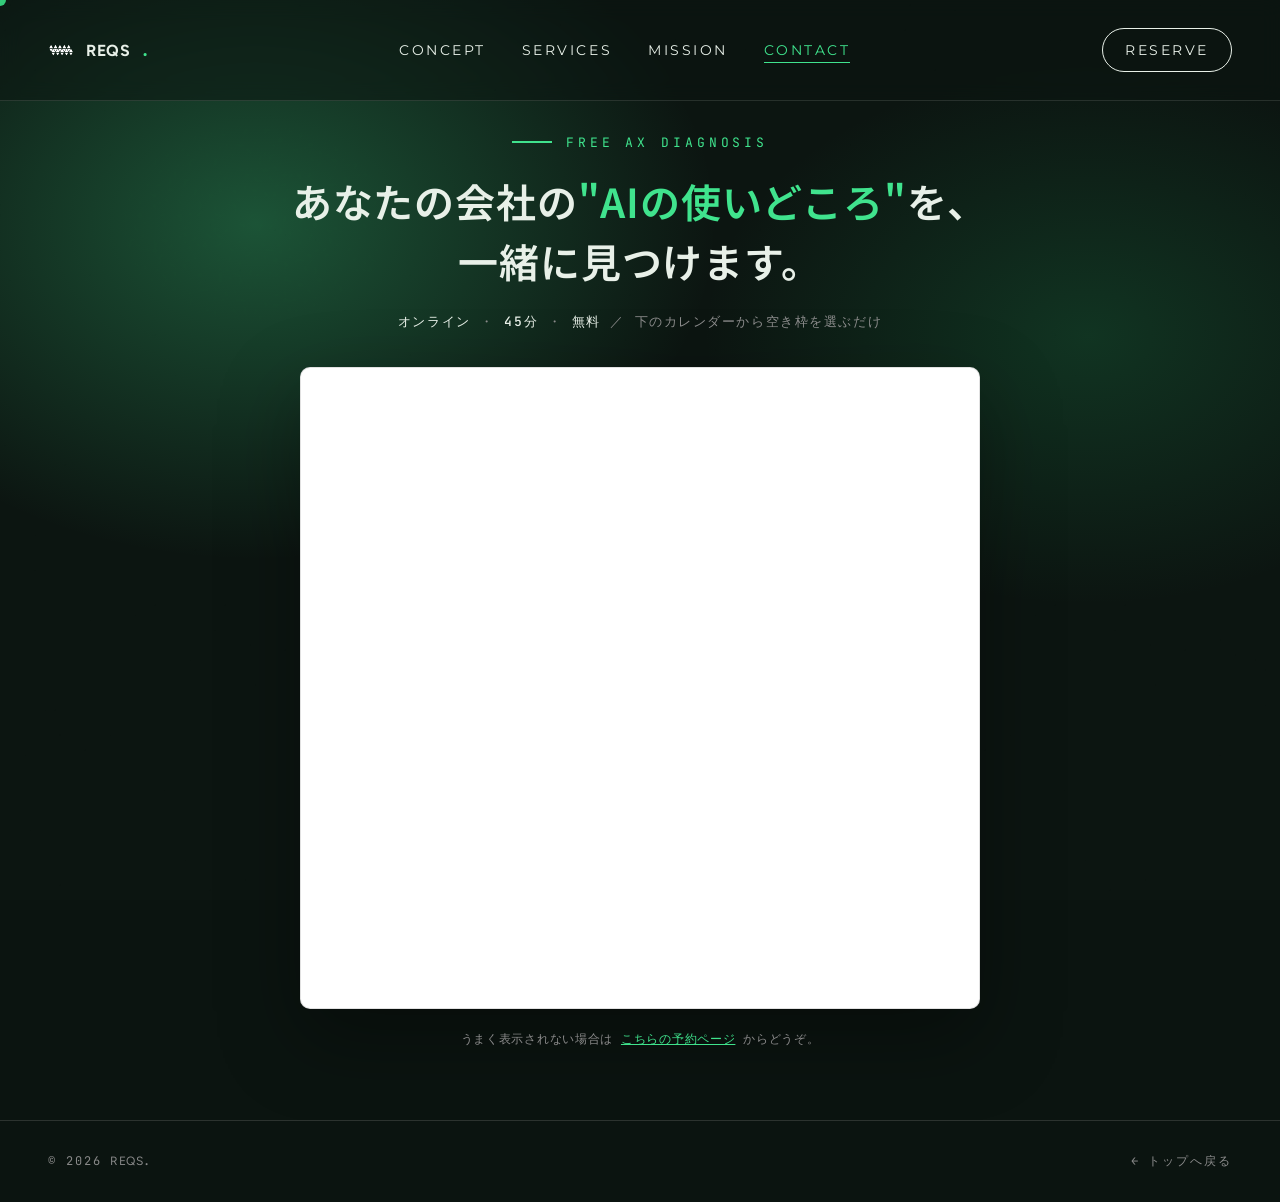
<file: contact.html>
<!DOCTYPE html>
<html lang="ja">
<head>
  <meta charset="UTF-8">
  <meta name="viewport" content="width=device-width, initial-scale=1.0, viewport-fit=cover">
  <meta name="theme-color" content="#0B1410">
  <title>AX診断をしましょう — REQS</title>
  <meta name="description" content="REQSの無料AX診断。下のカレンダーから空き枠を選ぶだけで予約完了。オンライン・無料で、あなたの会社の「AIの使いどころ」を一緒に見つけます。">

  <!-- OGP -->
  <meta property="og:type" content="website">
  <meta property="og:title" content="AX診断をしましょう — REQS">
  <meta property="og:description" content="下のカレンダーから空き枠を選ぶだけ。REQSの無料AX診断。">
  <meta property="og:image" content="https://www.reqs.jp/assets/ogp.png">
  <meta property="og:url" content="https://www.reqs.jp/contact.html">
  <meta property="og:site_name" content="REQS">
  <meta name="twitter:card" content="summary_large_image">
  <meta name="twitter:image" content="https://www.reqs.jp/assets/ogp.png">

  <!-- Favicon -->
  <link rel="icon" type="image/svg+xml" href="assets/reqs-logo-white.svg">
  <link rel="alternate icon" type="image/png" href="assets/reqs-logo.png">
  <link rel="apple-touch-icon" href="assets/reqs-logo.png">
  <link rel="canonical" href="/contact.html">

  <link rel="preconnect" href="https://fonts.googleapis.com">
  <link rel="preconnect" href="https://fonts.gstatic.com" crossorigin>
  <link href="https://fonts.googleapis.com/css2?family=Noto+Sans+JP:wght@300;400;500;600;700;800;900&family=Cormorant+Garamond:ital,wght@0,300;0,400;0,500;0,600;1,300;1,400;1,500&family=Montserrat:ital,wght@0,300;0,400;0,500;0,600;0,700;0,800;1,400;1,700&family=Figtree:ital,wght@0,300;0,400;0,500;0,600;0,700;0,800;1,400&family=JetBrains+Mono:wght@400;500&display=swap" rel="stylesheet">

  <style>
    :root {
      --ink: #0B1410;
      --ink-2: #161D18;
      --paper: #E8F0E8;
      --vermilion: #3FE38C;
      --gray-500: #6B6B6B;
      --gray-600: #8A8A8A;
      --gray-700: #BABABA;
      --rule: rgba(245,242,234,0.14);
      --rule-light: rgba(10,10,10,0.12);

      --font-jp: "Noto Sans JP", "游ゴシック", "Yu Gothic", "Hiragino Kaku Gothic ProN", system-ui, sans-serif;
      --font-en: "Cormorant Garamond", "Times New Roman", serif;
      --font-sans: "Montserrat", system-ui, sans-serif;
      --font-mono: "JetBrains Mono", monospace;
      --font-brand: "Figtree", "Montserrat", system-ui, sans-serif;
    }
    .brand-mark {
      font-family: var(--font-brand);
      font-weight: inherit;
      letter-spacing: 0.04em;
      font-feature-settings: "kern" 1, "ss01" 1;
    }

    * { box-sizing: border-box; margin: 0; padding: 0; }
    html { scroll-behavior: smooth; }
    body {
      font-family: var(--font-jp);
      background: var(--ink);
      color: var(--paper);
      overflow-x: hidden;
      cursor: default;
      -webkit-font-smoothing: antialiased;
      overflow-wrap: break-word;
    }

    /* ============ NOISE OVERLAY ============ */
    body::before {
      content: '';
      position: fixed; inset: 0;
      background-image: url("data:image/svg+xml,%3Csvg viewBox='0 0 200 200' xmlns='http://www.w3.org/2000/svg'%3E%3Cfilter id='n'%3E%3CfeTurbulence type='fractalNoise' baseFrequency='0.9'/%3E%3CfeColorMatrix values='0 0 0 0 1 0 0 0 0 1 0 0 0 0 1 0 0 0 0.05 0'/%3E%3C/filter%3E%3Crect width='100%25' height='100%25' filter='url(%23n)'/%3E%3C/svg%3E");
      opacity: 0.5;
      pointer-events: none;
      z-index: 9998;
      mix-blend-mode: overlay;
    }

    /* ============ CUSTOM CURSOR ============ */
    .cursor {
      position: fixed;
      width: 12px; height: 12px;
      border-radius: 50%;
      background: var(--vermilion);
      pointer-events: none;
      z-index: 9999;
      transform: translate(-50%, -50%);
      transition: width 0.3s, height 0.3s, background 0.3s;
      mix-blend-mode: difference;
    }
    .cursor.hover { width: 64px; height: 64px; background: var(--paper); }

    /* ============ NAVIGATION ============ */
    .nav {
      position: fixed; top: 0; left: 0; right: 0;
      padding: 28px 48px;
      display: flex; justify-content: space-between; align-items: center;
      z-index: 100;
      color: var(--paper);
      background: rgba(11, 20, 16, 0.52);
      backdrop-filter: blur(10px);
      -webkit-backdrop-filter: blur(10px);
      border-bottom: 1px solid rgba(245, 242, 234, 0.12);
    }
    .nav-logo {
      font-family: var(--font-sans);
      font-weight: 700; letter-spacing: 0.04em; font-size: 16px;
      display: inline-flex; align-items: center; gap: 12px;
    }
    .nav-logo .dot { color: var(--vermilion); }
    .nav-logo img.brand-glyph { height: 26px; width: auto; }
    .nav-links {
      display: flex; gap: 36px;
      font-family: var(--font-sans);
      font-size: 14px; letter-spacing: 0.18em; text-transform: uppercase;
    }
    .nav-links a { color: inherit; text-decoration: none; position: relative; padding: 4px 0; }
    .nav-links a::after {
      content: ''; position: absolute; left: 0; bottom: 0;
      width: 0; height: 1px; background: currentColor;
      transition: width 0.4s cubic-bezier(0.65, 0, 0.35, 1);
    }
    .nav-links a:hover::after { width: 100%; }
    .nav-links a.active { color: var(--vermilion); }
    .nav-links a.active::after { width: 100%; background: var(--vermilion); }
    .nav-cta {
      font-family: var(--font-sans);
      font-size: 14px; letter-spacing: 0.18em; text-transform: uppercase;
      padding: 12px 22px;
      border: 1px solid currentColor; border-radius: 999px;
      text-decoration: none; color: inherit;
      transition: background 0.3s, color 0.3s;
    }
    .nav-cta:hover { background: var(--paper); color: var(--ink); }

    /* ============ MAIN ============ */
    .book {
      position: relative;
      min-height: 100vh;
      padding: 124px 48px 72px;
      display: flex; flex-direction: column; align-items: center;
      text-align: center;
      overflow: hidden;
    }
    .book-bg {
      position: absolute; inset: 0; z-index: 0;
      background:
        radial-gradient(ellipse 60% 50% at 20% 20%, rgba(63,227,140,0.30), transparent 60%),
        radial-gradient(ellipse 50% 40% at 85% 30%, rgba(31,150,86,0.24), transparent 60%),
        var(--ink);
      animation: auroraShift 18s ease-in-out infinite;
    }
    @keyframes auroraShift {
      0%, 100% { filter: hue-rotate(0deg); }
      50% { filter: hue-rotate(-8deg); }
    }
    .book-inner { position: relative; z-index: 2; width: 100%; max-width: 920px; }

    .book-eyebrow {
      font-family: var(--font-mono);
      font-size: 13px; letter-spacing: 0.3em; text-transform: uppercase;
      color: var(--vermilion);
      display: inline-flex; align-items: center; gap: 14px;
      margin-bottom: 20px;
    }
    .book-eyebrow .bar { width: 40px; height: 2px; background: var(--vermilion); }
    .book-title {
      font-family: var(--font-jp); font-weight: 600;
      font-size: clamp(22px, 3.4vw, 40px);
      line-height: 1.5; letter-spacing: 0.02em;
      margin-bottom: 22px;
    }
    .book-title .accent { color: var(--vermilion); }
    .title-br { display: none; }
    @media (min-width: 640px) { .title-br { display: inline; } }
    .book-meta {
      font-family: var(--font-mono);
      font-size: 13px; letter-spacing: 0.12em; color: var(--gray-600);
      margin-bottom: 36px;
    }
    .book-meta b { color: var(--paper); font-weight: 500; }

    .embed {
      width: 100%;
      max-width: 680px;
      margin: 0 auto;
      background: #fff;
      border: 1px solid var(--rule-light);
      border-radius: 10px;
      overflow: hidden;
      box-shadow: 0 30px 80px rgba(0,0,0,0.35);
    }
    .embed iframe { display: block; width: 100%; height: 640px; border: none; }

    .fallback {
      margin-top: 22px;
      font-family: var(--font-mono);
      font-size: 12px; letter-spacing: 0.06em; color: var(--gray-600);
    }
    .fallback a { color: var(--vermilion); }

    .foot {
      position: relative; z-index: 2;
      width: 100%;
      padding: 32px 48px;
      display: flex; justify-content: space-between; align-items: center; gap: 16px;
      border-top: 1px solid var(--rule);
      font-family: var(--font-mono);
      font-size: 12px; letter-spacing: 0.16em; text-transform: uppercase;
      color: var(--gray-600);
    }
    .foot a { color: inherit; text-decoration: none; }
    .foot a:hover { color: var(--vermilion); }

    @media (hover: none) and (pointer: coarse) {
      .cursor { display: none !important; }
    }
    @media (max-width: 900px) {
      .nav { padding: 18px 20px; background: rgba(11,20,16,0.85); }
      .nav-links, .nav-cta { display: none; }
      .nav-logo { font-size: 14px; }
      .nav-logo img.brand-glyph { height: 22px; }
      .book { padding: 116px 18px 64px; }
      .foot { padding: 24px 18px; flex-direction: column; gap: 10px; align-items: flex-start; }
    }
    @media (prefers-reduced-motion: reduce) {
      .book-bg { animation: none; }
    }
  </style>
</head>
<body>
  <div class="cursor" id="cursor"></div>

  <!-- Navigation -->
  <nav class="nav" data-cursor="hover">
    <a href="index.html" class="nav-logo" style="text-decoration:none;color:inherit;"><img src="assets/reqs-logo-white.svg" alt="" class="brand-glyph" /><span class="brand-mark">REQS</span><span class="dot">.</span></a>
    <div class="nav-links">
      <a href="index.html#about">Concept</a>
      <a href="index.html#services">Services</a>
      <a href="index.html#values">Mission</a>
      <a href="contact.html" class="active">Contact</a>
    </div>
    <a href="#embed" class="nav-cta">Reserve</a>
  </nav>

  <!-- Booking -->
  <main class="book">
    <div class="book-bg"></div>
    <div class="book-inner">
      <div class="book-eyebrow"><span class="bar"></span>Free AX Diagnosis</div>
      <h1 class="book-title">あなたの会社の<span class="accent">"AIの使いどころ"</span>を、<br class="title-br"/>一緒に見つけます。</h1>
      <p class="book-meta"><b>オンライン</b> ・ <b>45分</b> ・ <b>無料</b> ／ 下のカレンダーから空き枠を選ぶだけ</p>

      <div class="embed" id="embed">
        <!-- aitemasu embed begin -->
        <iframe src="https://app.aitemasu.me/u/yutamaruyama137/reqsreserve?embed=1&color=normal&calendaronly=0&utm_source=embed&utm_medium=iframe" width="100%" height="640px" style="border: none; overflow: hidden;" frameborder="0" title="REQS AX診断 予約カレンダー"></iframe>
        <!-- aitemasu embed end -->
      </div>
      <p class="fallback">うまく表示されない場合は <a href="https://app.aitemasu.me/u/yutamaruyama137/reqsreserve" target="_blank" rel="noopener">こちらの予約ページ</a> からどうぞ。</p>
    </div>
  </main>

  <footer class="foot">
    <span>© 2026 <span class="brand-mark">REQS</span>.</span>
    <a href="index.html">← トップへ戻る</a>
  </footer>

  <script>
    // Custom cursor (desktop only)
    const isTouchDevice = window.matchMedia('(hover: none) and (pointer: coarse)').matches;
    const cursor = document.getElementById('cursor');
    if (cursor && !isTouchDevice) {
      document.addEventListener('mousemove', (e) => {
        cursor.style.left = e.clientX + 'px';
        cursor.style.top = e.clientY + 'px';
      });
      document.querySelectorAll('a, button, [data-cursor="hover"]').forEach(el => {
        el.addEventListener('mouseenter', () => cursor.classList.add('hover'));
        el.addEventListener('mouseleave', () => cursor.classList.remove('hover'));
      });
    } else if (cursor) {
      cursor.style.display = 'none';
    }
  </script>
</body>
</html>
</file>
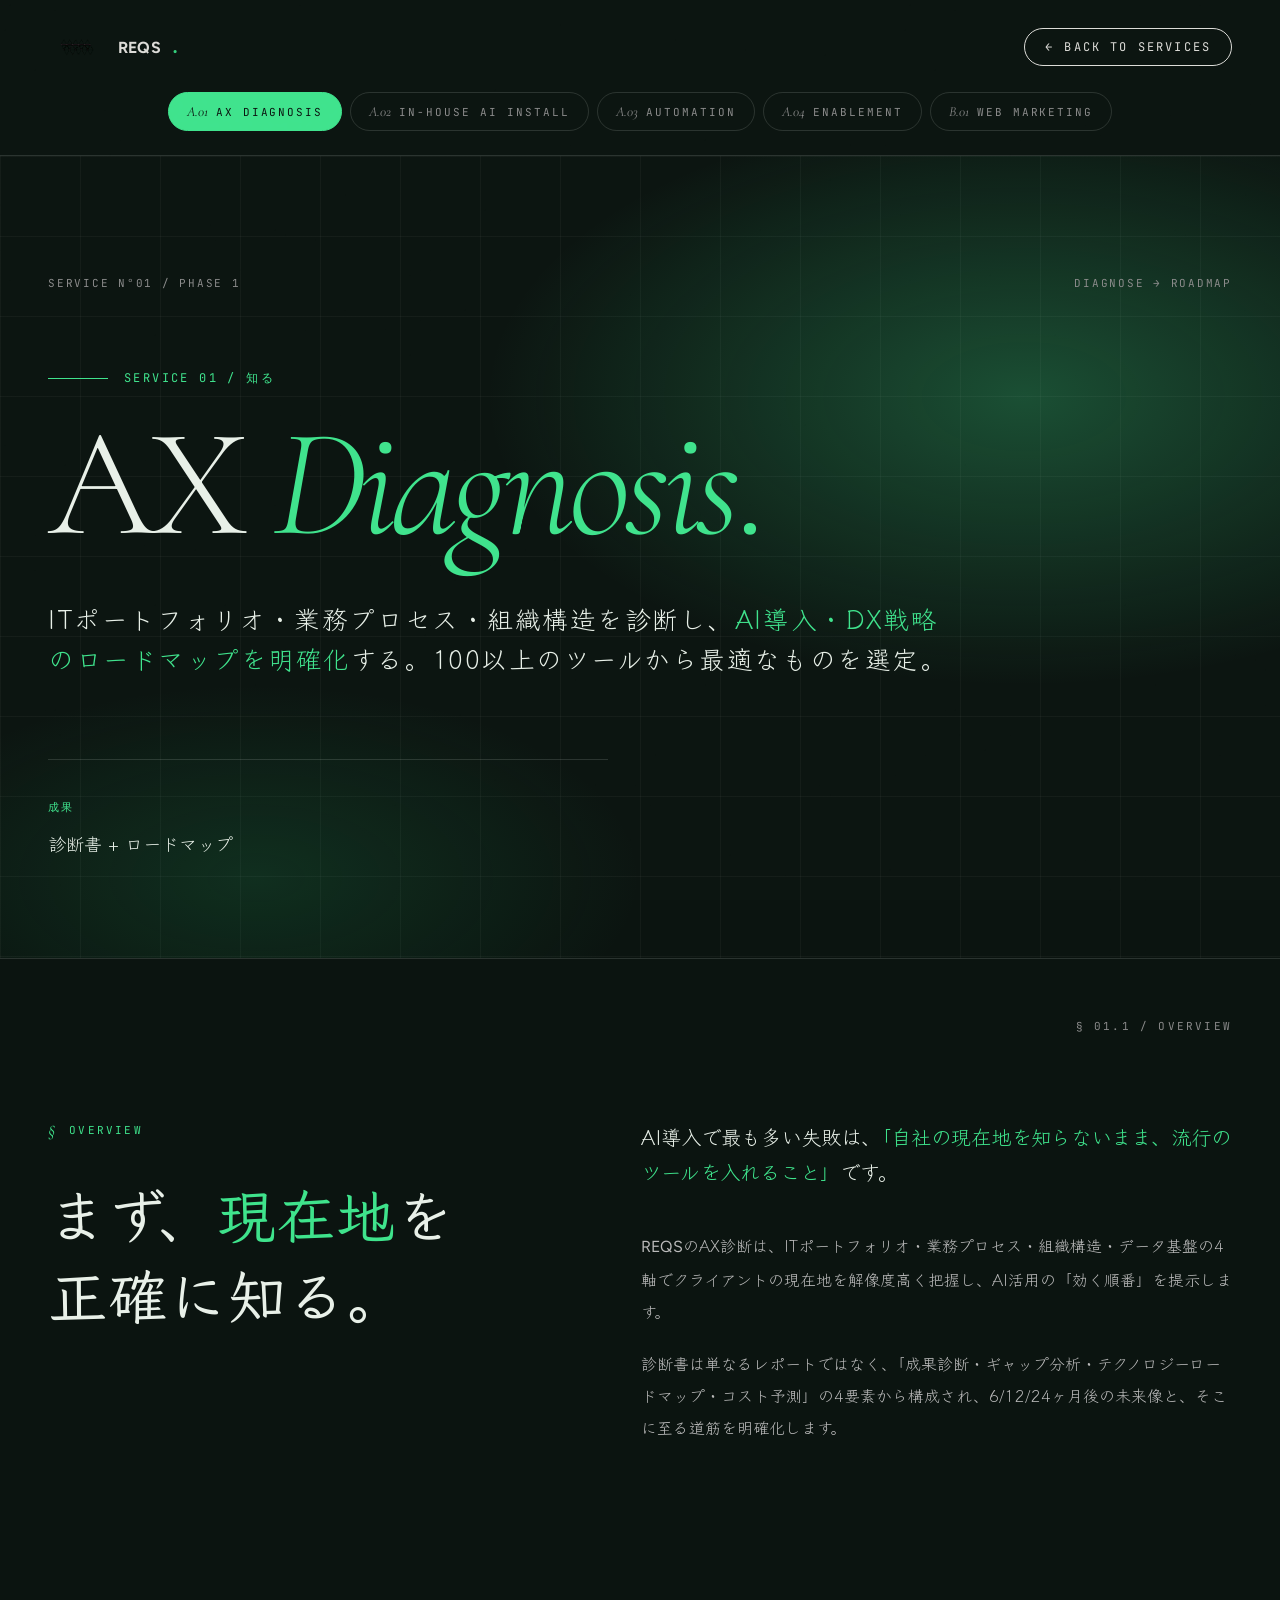
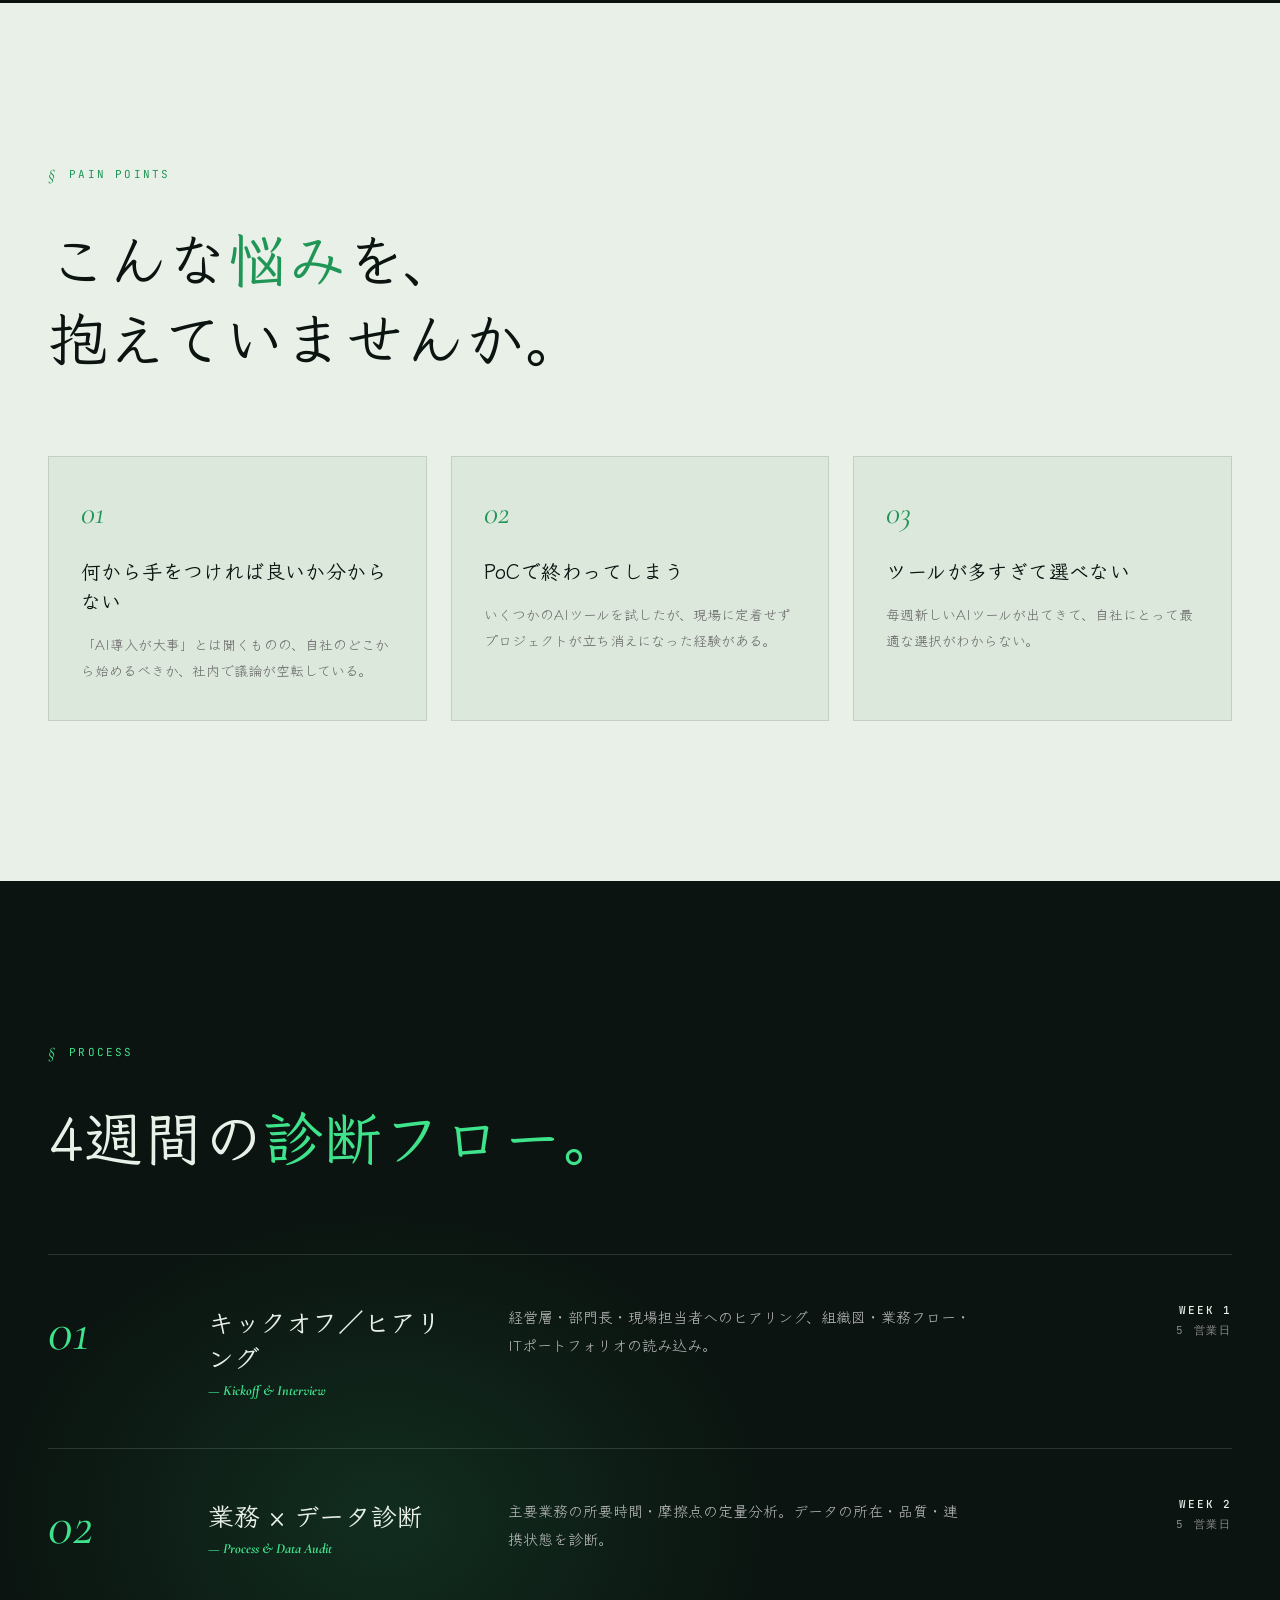
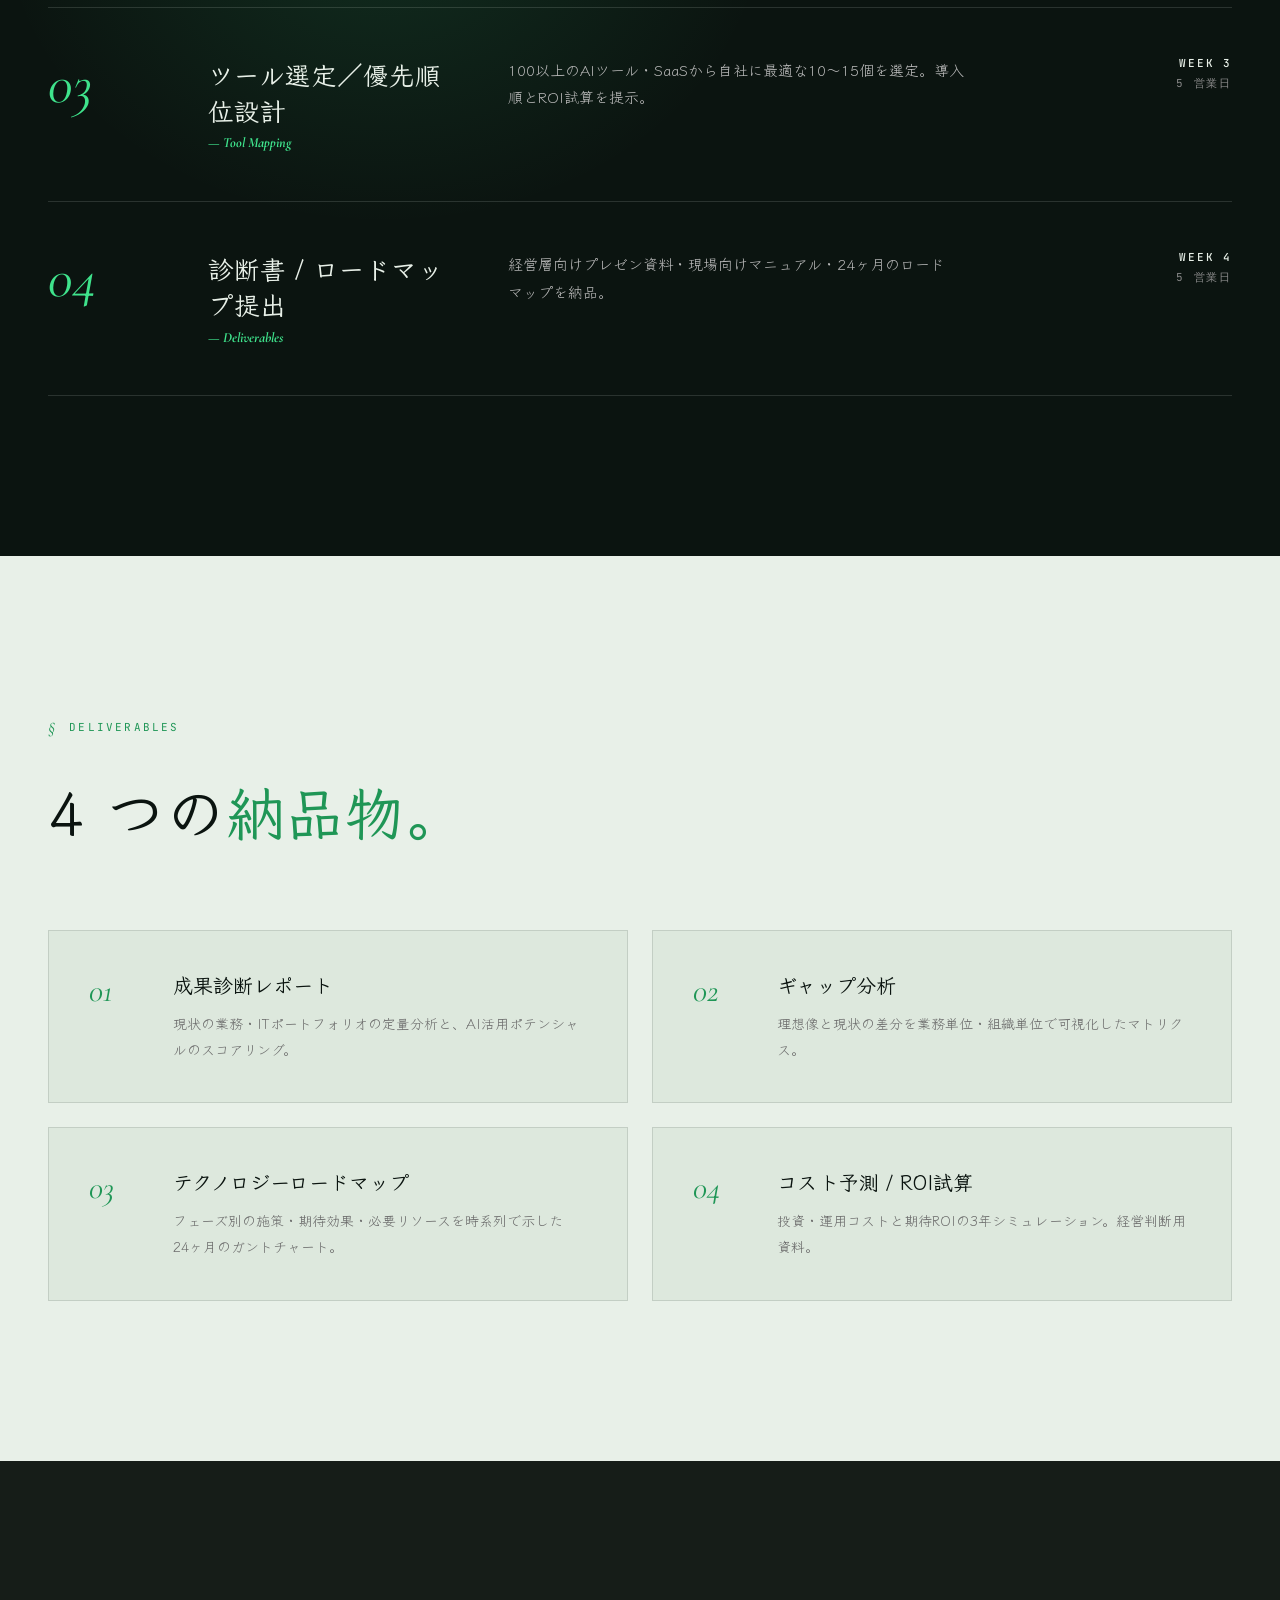
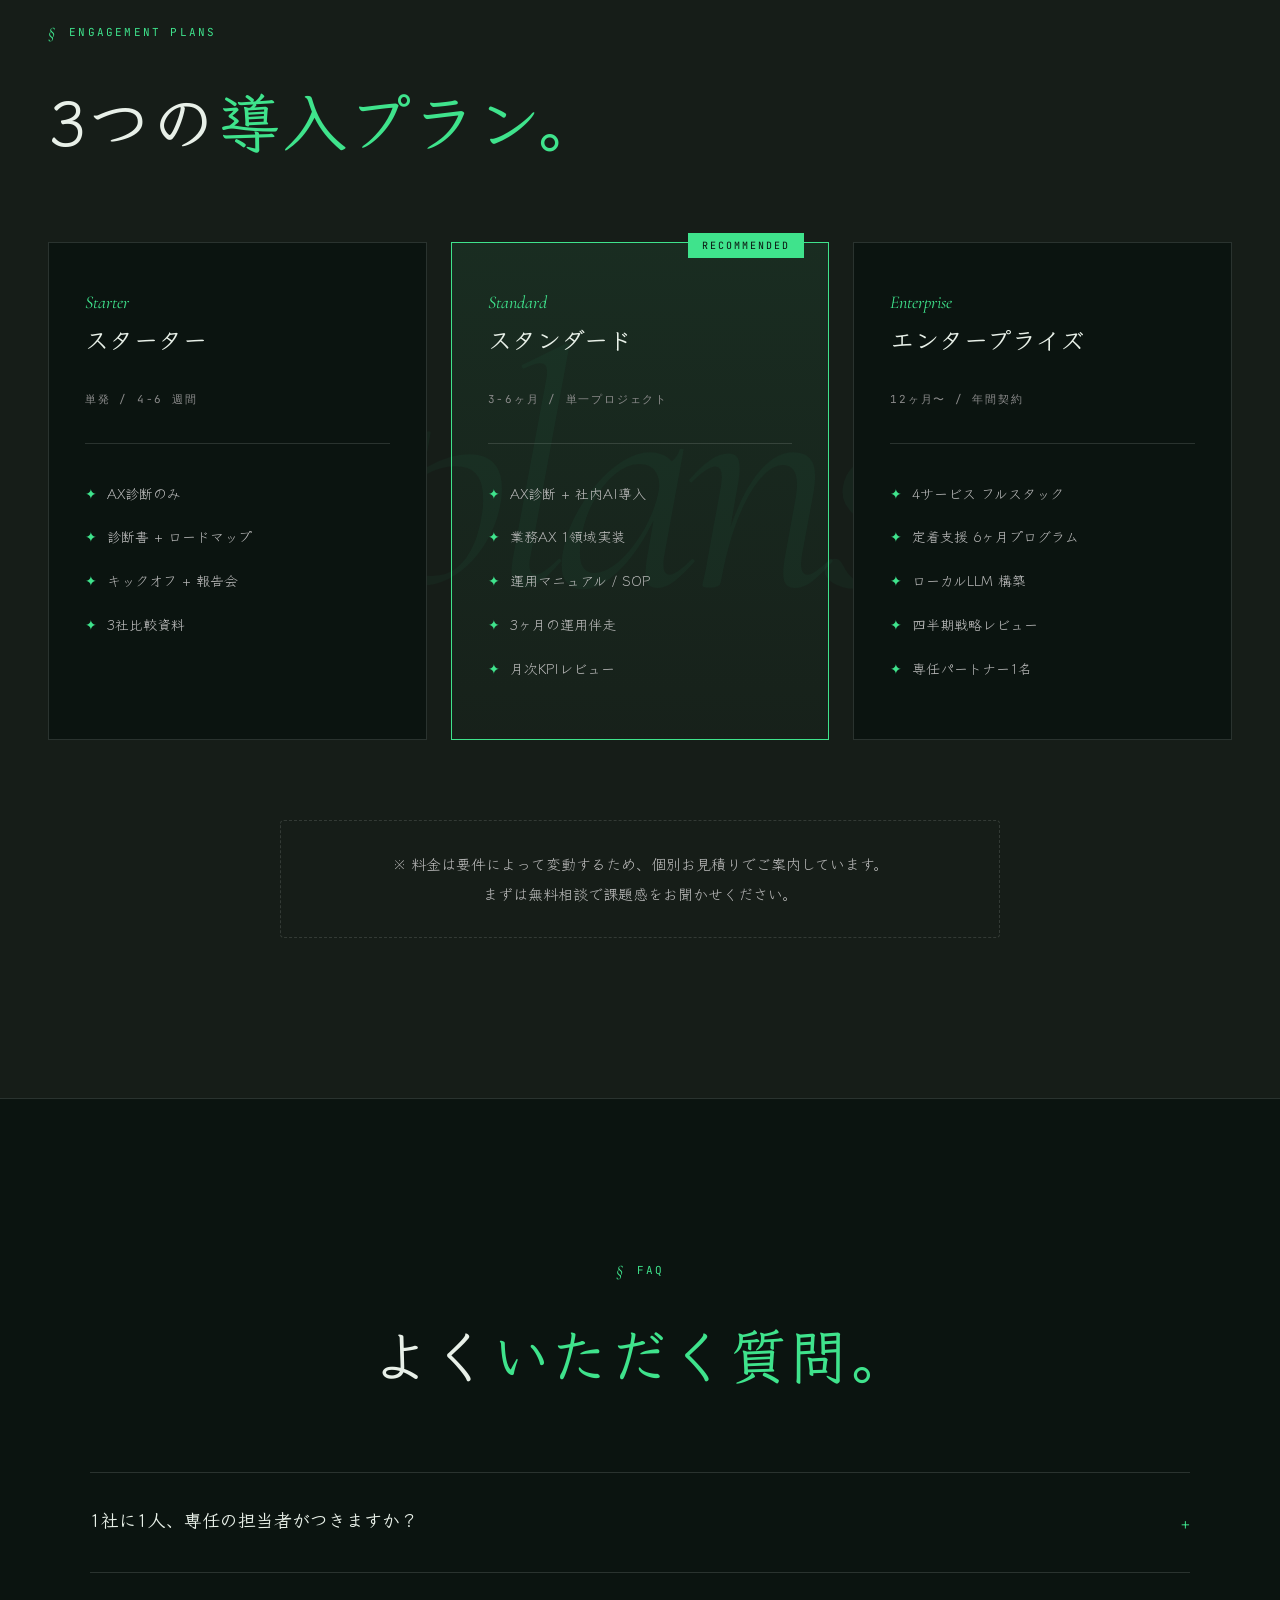
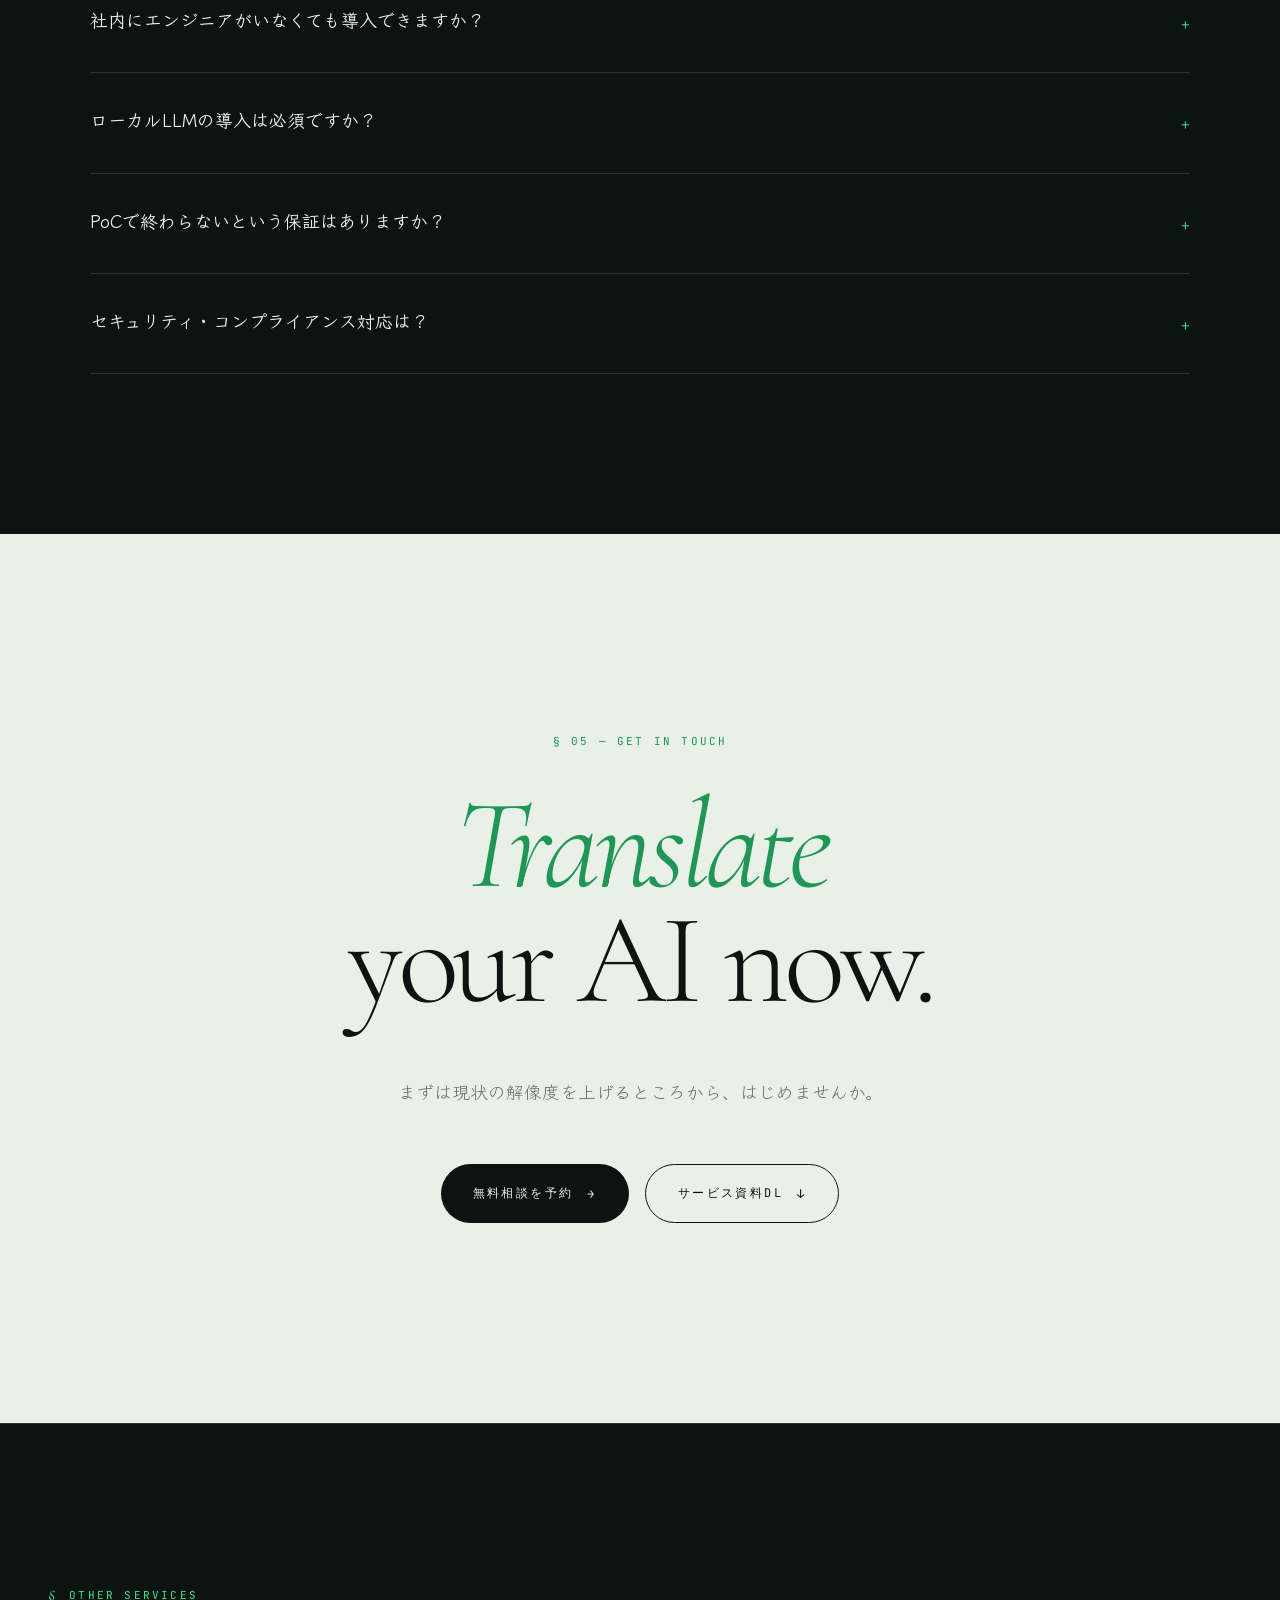
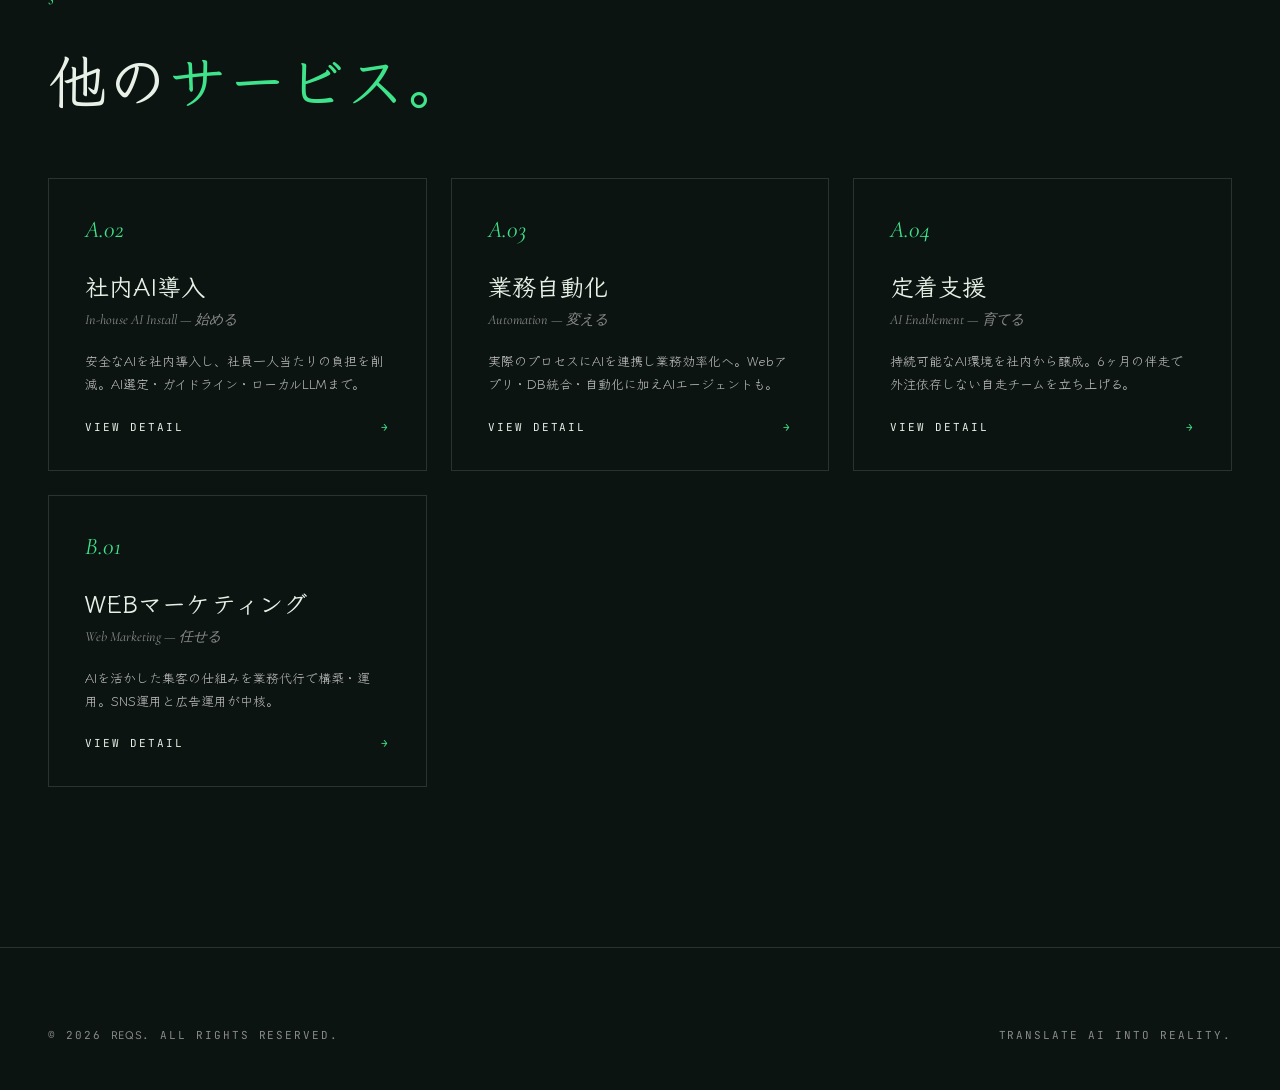
<file: service-detail.html>
<!DOCTYPE html>
<html lang="ja">
<head>
  <meta charset="UTF-8">
  <meta name="viewport" content="width=device-width, initial-scale=1.0, viewport-fit=cover">
  <meta name="theme-color" content="#0B1410">
  <title>Service Detail — REQS</title>

  <!-- Favicon -->
  <link rel="icon" type="image/svg+xml" href="assets/reqs-logo-white.svg">
  <link rel="alternate icon" type="image/png" href="assets/reqs-logo.png">
  <link rel="apple-touch-icon" href="assets/reqs-logo.png">

  <link rel="preconnect" href="https://fonts.googleapis.com">
  <link rel="preconnect" href="https://fonts.gstatic.com" crossorigin>
  <link href="https://fonts.googleapis.com/css2?family=Klee+One:wght@400;600&family=Cormorant+Garamond:ital,wght@0,300;0,400;0,500;0,600;1,300;1,400;1,500&family=Montserrat:ital,wght@0,300;0,400;0,500;0,600;0,700;0,800;1,400;1,700&family=Figtree:ital,wght@0,300;0,400;0,500;0,600;0,700;0,800;1,400&family=JetBrains+Mono:wght@400;500&display=swap" rel="stylesheet">

  <style>
    :root {
      --ink: #0B1410;
      --ink-2: #161D18;
      --paper: #E8F0E8;
      --paper-2: #DDE8DD;
      --green: #3FE38C;
      --green-2: #1F9656;
      --green-3: #0E5535;
      --gray-300: #2A2A2A;
      --gray-400: #3A3A3A;
      --gray-500: #6B6B6B;
      --gray-600: #8A8A8A;
      --gray-700: #BABABA;
      --rule: rgba(232,240,232,0.14);
      --rule-light: rgba(11,20,16,0.12);

      --font-jp: "Klee One", "游明朝", serif;
      --font-en: "Cormorant Garamond", "Times New Roman", serif;
      --font-sans: "Montserrat", system-ui, sans-serif;
      --font-mono: "JetBrains Mono", monospace;
      --font-brand: "Figtree", "Montserrat", system-ui, sans-serif;
    }
    /* REQS brand mark — Figtree */
    .brand-mark {
      font-family: var(--font-brand);
      font-weight: inherit;
      letter-spacing: 0.02em;
      font-feature-settings: "kern" 1, "ss01" 1;
    }

    * { box-sizing: border-box; margin: 0; padding: 0; }
    html { scroll-behavior: smooth; }
    body {
      font-family: var(--font-jp);
      background: var(--ink);
      color: var(--paper);
      overflow-x: hidden;
      -webkit-font-smoothing: antialiased;
      line-break: strict;
      overflow-wrap: break-word;
      word-break: normal;
    }

    body::before {
      content: '';
      position: fixed; inset: 0;
      background-image: url("data:image/svg+xml,%3Csvg viewBox='0 0 200 200' xmlns='http://www.w3.org/2000/svg'%3E%3Cfilter id='n'%3E%3CfeTurbulence type='fractalNoise' baseFrequency='0.9'/%3E%3CfeColorMatrix values='0 0 0 0 1 0 0 0 0 1 0 0 0 0 1 0 0 0 0.05 0'/%3E%3C/filter%3E%3Crect width='100%25' height='100%25' filter='url(%23n)'/%3E%3C/svg%3E");
      opacity: 0.4;
      pointer-events: none;
      z-index: 9998;
      mix-blend-mode: overlay;
    }

    .nav {
      position: fixed; top: 0; left: 0; right: 0;
      padding: 28px 48px;
      display: flex; justify-content: space-between; align-items: center;
      z-index: 100;
      mix-blend-mode: difference;
      color: var(--paper);
    }
    .nav-logo {
      font-family: var(--font-sans); font-weight: 700;
      letter-spacing: 0.04em; font-size: 16px;
      display: inline-flex; align-items: center; gap: 12px;
    }
    .nav-logo .dot { color: var(--green); }
    .nav-logo img.brand-glyph {
      height: 22px; width: auto;
      filter: invert(1);
      opacity: 0.95;
    }
    .nav-back {
      font-family: var(--font-mono);
      font-size: 12px; letter-spacing: 0.18em;
      text-transform: uppercase;
      color: inherit;
      text-decoration: none;
      display: inline-flex; align-items: center; gap: 10px;
      padding: 10px 20px;
      border: 1px solid currentColor;
      border-radius: 999px;
      transition: background 0.3s, color 0.3s;
    }
    .nav-back:hover { background: var(--paper); color: var(--ink); }

    .tabs {
      position: sticky; top: 0;
      background: var(--ink);
      padding: 92px 48px 24px;
      z-index: 90;
      border-bottom: 1px solid var(--rule);
      display: flex;
      justify-content: center;
      gap: 8px;
      flex-wrap: wrap;
    }
    .tab {
      font-family: var(--font-mono);
      font-size: 11px; letter-spacing: 0.18em;
      text-transform: uppercase;
      color: var(--gray-600);
      background: transparent;
      padding: 10px 18px;
      border: 1px solid var(--rule);
      border-radius: 999px;
      cursor: pointer;
      text-decoration: none;
      transition: all 0.3s;
      display: inline-flex; align-items: center; gap: 8px;
    }
    .tab.active {
      color: var(--ink);
      background: var(--green);
      border-color: var(--green);
    }
    .tab:not(.active):hover {
      color: var(--paper);
      border-color: var(--paper);
    }
    .tab .num {
      font-family: var(--font-en); font-style: italic;
      letter-spacing: 0;
      font-size: 14px;
    }

    .hero {
      padding: 120px 48px 100px;
      position: relative;
      overflow: hidden;
      border-bottom: 1px solid var(--rule);
    }
    .hero-bg {
      position: absolute; inset: 0;
      background:
        radial-gradient(ellipse 70% 60% at 80% 30%, rgba(63,227,140,0.28), transparent 60%),
        radial-gradient(ellipse 50% 40% at 20% 90%, rgba(31,150,86,0.2), transparent 60%),
        var(--ink);
      z-index: 0;
    }
    .hero-bg::before {
      content: '';
      position: absolute; inset: 0;
      background-image:
        linear-gradient(rgba(232,240,232,0.04) 1px, transparent 1px),
        linear-gradient(90deg, rgba(232,240,232,0.04) 1px, transparent 1px);
      background-size: 80px 80px;
    }
    .hero-inner {
      position: relative; z-index: 1;
      max-width: 1600px; margin: 0 auto;
    }
    .hero-meta {
      display: flex; justify-content: space-between;
      font-family: var(--font-mono); font-size: 11px;
      letter-spacing: 0.16em; color: var(--gray-600);
      text-transform: uppercase;
      margin-bottom: 80px;
    }
    .hero-eyebrow {
      font-family: var(--font-mono); font-size: 12px;
      letter-spacing: 0.2em; color: var(--green);
      text-transform: uppercase;
      margin-bottom: 32px;
      display: flex; align-items: center; gap: 16px;
    }
    .hero-eyebrow .line { height: 1px; width: 60px; background: var(--green); }

    .hero-title {
      font-family: var(--font-en); font-weight: 300;
      font-size: clamp(64px, 12vw, 200px);
      line-height: 0.85; letter-spacing: -0.04em;
    }
    .hero-title .it { font-style: italic; color: var(--green); }
    .hero-jp {
      font-family: var(--font-jp);
      font-size: clamp(20px, 2vw, 32px);
      letter-spacing: 0.06em;
      color: var(--paper);
      margin-top: 48px;
      max-width: 900px;
      line-height: 1.6;
    }
    .hero-jp .em { color: var(--green); }

    .hero-bottom {
      margin-top: 80px;
      display: grid; grid-template-columns: 1fr;
      gap: 32px;
      padding-top: 40px;
      border-top: 1px solid var(--rule);
      max-width: 560px;
    }
    .hero-bit-label {
      font-family: var(--font-mono); font-size: 11px;
      letter-spacing: 0.2em; color: var(--green);
      text-transform: uppercase;
      margin-bottom: 14px;
    }
    .hero-bit-value {
      font-family: var(--font-jp);
      font-size: 18px;
      color: var(--paper);
      line-height: 1.6;
      font-weight: 500;
    }

    section { position: relative; }
    .section-num {
      position: absolute; top: 60px; right: 48px;
      font-family: var(--font-mono);
      font-size: 11px; letter-spacing: 0.2em;
      color: var(--gray-600);
      text-transform: uppercase;
      z-index: 2;
    }

    .overview { padding: 160px 48px; }
    .overview-grid {
      max-width: 1600px; margin: 0 auto;
      display: grid; grid-template-columns: 1fr 1.2fr;
      gap: 100px;
    }
    .section-tag {
      font-family: var(--font-mono); font-size: 11px;
      letter-spacing: 0.2em; color: var(--green);
      text-transform: uppercase;
      margin-bottom: 32px;
      display: flex; align-items: center; gap: 12px;
    }
    .section-tag::before {
      content: '§'; font-family: var(--font-en); font-style: italic; font-size: 18px;
    }
    .section-title {
      font-family: "Klee One", "游明朝", serif;
      font-weight: 600;
      font-size: clamp(36px, 4.6vw, 68px);
      line-height: 1.35; letter-spacing: 0.015em;
      text-wrap: balance;
    }
    .section-title em {
      font-style: normal;
      color: var(--green);
      font-weight: 700;
    }

    .overview-body {
      font-family: var(--font-jp);
      font-size: 16px; line-height: 2;
      color: var(--gray-700);
    }
    .overview-body p + p { margin-top: 20px; }
    .overview-body .pull {
      font-size: clamp(20px, 1.6vw, 26px);
      color: var(--paper);
      line-height: 1.7;
      margin-bottom: 40px;
      font-weight: 500;
    }
    .overview-body .pull .em { color: var(--green); }

    .problems {
      padding: 160px 48px;
      background: var(--paper);
      color: var(--ink);
    }
    .problems-head { max-width: 1600px; margin: 0 auto 80px; }
    .problems-head .section-tag { color: var(--green-2); }
    .problems-head .section-title em { color: var(--green-2); }

    .problems-grid {
      max-width: 1600px; margin: 0 auto;
      display: grid; grid-template-columns: repeat(3, 1fr);
      gap: 24px;
    }
    .problem {
      border: 1px solid var(--rule-light);
      padding: 36px 32px;
      background: var(--paper-2);
      position: relative;
    }
    .problem-num {
      font-family: var(--font-en); font-style: italic;
      font-size: 32px; color: var(--green-2);
      margin-bottom: 24px;
    }
    .problem-title {
      font-family: var(--font-jp); font-weight: 700;
      font-size: 20px; line-height: 1.5;
      margin-bottom: 16px;
      letter-spacing: 0.02em;
    }
    .problem-body {
      font-family: var(--font-jp);
      font-size: 14px; line-height: 1.85;
      color: var(--gray-500);
    }

    .process {
      padding: 160px 48px;
      background: var(--ink);
      position: relative;
      overflow: hidden;
    }
    .process-bg {
      position: absolute; inset: 0;
      background:
        radial-gradient(ellipse 50% 40% at 30% 50%, rgba(63,227,140,0.12), transparent 60%);
      z-index: 0;
    }
    .process-inner {
      position: relative; z-index: 1;
      max-width: 1600px; margin: 0 auto;
    }
    .process-head { margin-bottom: 80px; }

    .step-list { border-top: 1px solid var(--rule); }
    .step {
      display: grid;
      grid-template-columns: 100px 240px 1fr 200px;
      gap: 60px; align-items: flex-start;
      padding: 48px 0;
      border-bottom: 1px solid var(--rule);
      position: relative;
      transition: padding-left 0.5s cubic-bezier(0.65,0,0.35,1);
    }
    .step:hover { padding-left: 16px; }
    .step-num {
      font-family: var(--font-en); font-style: italic;
      font-size: 56px; color: var(--green);
      line-height: 1;
    }
    .step-name {
      font-family: var(--font-jp); font-weight: 700;
      font-size: clamp(22px, 2vw, 28px);
      line-height: 1.4;
    }
    .step-name .en {
      display: block;
      font-family: var(--font-en); font-style: italic;
      font-size: 14px; color: var(--green);
      margin-top: 6px;
    }
    .step-body {
      font-family: var(--font-jp);
      font-size: 15px; line-height: 1.85;
      color: var(--gray-700);
    }
    .step-meta {
      font-family: var(--font-mono);
      font-size: 11px; letter-spacing: 0.16em;
      color: var(--gray-600);
      text-transform: uppercase;
      text-align: right;
    }
    .step-meta strong {
      display: block; margin-bottom: 6px;
      color: var(--paper); font-weight: 500;
    }

    .deliverables {
      padding: 160px 48px;
      background: var(--paper);
      color: var(--ink);
    }
    .deliverables-head { max-width: 1600px; margin: 0 auto 80px; }
    .deliverables-head .section-tag { color: var(--green-2); }
    .deliverables-head .section-title em { color: var(--green-2); }

    .deliverables-grid {
      max-width: 1600px; margin: 0 auto;
      display: grid; grid-template-columns: repeat(2, 1fr);
      gap: 24px;
    }
    .deliverable {
      padding: 40px;
      background: var(--paper-2);
      border: 1px solid var(--rule-light);
      display: grid;
      grid-template-columns: 60px 1fr;
      gap: 24px;
      align-items: flex-start;
    }
    .deliverable-num {
      font-family: var(--font-en); font-style: italic;
      font-size: 32px; color: var(--green-2);
    }
    .deliverable-title {
      font-family: var(--font-jp); font-weight: 700;
      font-size: 20px; line-height: 1.4;
      margin-bottom: 12px;
    }
    .deliverable-body {
      font-family: var(--font-jp);
      font-size: 14px; line-height: 1.85;
      color: var(--gray-500);
    }

    .pricing {
      padding: 160px 48px;
      background: var(--ink-2);
      position: relative;
      overflow: hidden;
    }
    .pricing-bg {
      position: absolute;
      top: 50%; left: 50%;
      transform: translate(-50%, -50%);
      font-family: var(--font-en); font-style: italic;
      font-size: clamp(180px, 26vw, 480px);
      color: rgba(63,227,140,0.04);
      white-space: nowrap;
      pointer-events: none;
      letter-spacing: -0.05em;
    }
    .pricing-inner {
      position: relative; z-index: 1;
      max-width: 1600px; margin: 0 auto;
    }
    .pricing-head { margin-bottom: 80px; }
    .pricing-head .section-title {
      font-size: clamp(40px, 5vw, 76px);
      font-weight: 700;
    }

    .pricing-grid {
      display: grid; grid-template-columns: repeat(3, 1fr);
      gap: 24px;
    }
    .plan {
      padding: 48px 36px;
      border: 1px solid var(--rule);
      background: var(--ink);
      position: relative;
    }
    .plan.featured {
      border-color: var(--green);
      background: linear-gradient(180deg, rgba(63,227,140,0.08), rgba(63,227,140,0.02));
    }
    .plan-badge {
      position: absolute;
      top: -10px; right: 24px;
      font-family: var(--font-mono);
      font-size: 10px; letter-spacing: 0.2em;
      color: var(--ink);
      background: var(--green);
      padding: 6px 14px;
      text-transform: uppercase;
    }
    .plan-name {
      font-family: var(--font-en); font-style: italic;
      font-size: 18px; color: var(--green);
      margin-bottom: 8px;
    }
    .plan-jp {
      font-family: var(--font-jp); font-weight: 700;
      font-size: 24px; margin-bottom: 36px;
      letter-spacing: 0.02em;
    }
    .plan-price {
      font-family: var(--font-sans); font-weight: 700;
      font-size: clamp(60px, 5.4vw, 92px);
      line-height: 0.95; letter-spacing: -0.03em;
      color: var(--paper);
      margin-bottom: 4px;
    }
    .plan-price .unit {
      font-style: normal;
      font-family: var(--font-jp);
      font-size: 0.3em;
      color: var(--gray-600);
      vertical-align: 0.4em;
      margin-left: 8px;
      letter-spacing: 0;
    }
    .plan-period {
      font-family: var(--font-mono); font-size: 11px;
      letter-spacing: 0.16em; color: var(--gray-600);
      text-transform: uppercase;
      margin-bottom: 36px;
      margin-top: 12px;
    }
    .pricing-note {
      max-width: 720px;
      margin: 80px auto 0;
      padding: 28px 32px;
      border: 1px dashed var(--rule);
      border-radius: 4px;
      font-family: var(--font-jp);
      font-size: 15px;
      line-height: 2;
      color: var(--gray-700);
      text-align: center;
    }
    .plan-features {
      list-style: none;
      border-top: 1px solid var(--rule);
      padding-top: 28px;
    }
    .plan-features li {
      font-family: var(--font-jp);
      font-size: 14px; line-height: 1.7;
      color: var(--gray-700);
      padding: 10px 0;
      display: flex; gap: 10px;
    }
    .plan-features li::before {
      content: '✦';
      color: var(--green);
      flex-shrink: 0;
    }

    .faq {
      padding: 160px 48px;
      background: var(--ink);
      border-top: 1px solid var(--rule);
    }
    .faq-inner { max-width: 1100px; margin: 0 auto; }
    .faq-head { text-align: center; margin-bottom: 80px; }
    .faq-head .section-tag { justify-content: center; }
    .faq-list { border-top: 1px solid var(--rule); }
    .faq-item {
      border-bottom: 1px solid var(--rule);
      padding: 32px 0;
    }
    .faq-q {
      cursor: pointer;
      display: flex; justify-content: space-between; align-items: flex-start;
      gap: 32px;
      font-family: var(--font-jp); font-weight: 600;
      font-size: clamp(16px, 1.4vw, 20px);
      line-height: 1.6;
      color: var(--paper);
    }
    .faq-q .marker {
      font-family: var(--font-en); font-style: italic;
      font-size: 22px; color: var(--green);
      flex-shrink: 0;
      transition: transform 0.4s;
    }
    .faq-item.open .faq-q .marker { transform: rotate(45deg); }
    .faq-a {
      max-height: 0;
      overflow: hidden;
      transition: max-height 0.5s cubic-bezier(0.65,0,0.35,1);
    }
    .faq-item.open .faq-a { max-height: 400px; }
    .faq-a-inner {
      padding-top: 20px;
      font-family: var(--font-jp);
      font-size: 15px; line-height: 1.85;
      color: var(--gray-700);
    }

    .cta {
      padding: 200px 48px;
      background: var(--paper);
      color: var(--ink);
      text-align: center;
      position: relative;
      overflow: hidden;
    }
    .cta-eyebrow {
      font-family: var(--font-mono); font-size: 11px;
      letter-spacing: 0.2em; color: var(--green-2);
      text-transform: uppercase;
      margin-bottom: 40px;
    }
    .cta-title {
      font-family: var(--font-en); font-weight: 300;
      font-size: clamp(64px, 10vw, 160px);
      line-height: 0.9; letter-spacing: -0.04em;
      margin-bottom: 60px;
    }
    .cta-title em { font-style: italic; color: var(--green-2); }
    .cta-jp {
      font-family: var(--font-jp);
      font-size: 18px; color: var(--gray-500);
      margin-bottom: 60px;
    }
    .cta-actions {
      display: flex; gap: 16px; justify-content: center; flex-wrap: wrap;
    }
    .cta-btn {
      display: inline-flex; align-items: center; gap: 14px;
      padding: 20px 32px;
      background: var(--ink); color: var(--paper);
      text-decoration: none;
      font-family: var(--font-mono); font-size: 12px;
      letter-spacing: 0.2em; text-transform: uppercase;
      border-radius: 999px;
      transition: transform 0.4s, background 0.4s;
    }
    .cta-btn:hover { transform: translateY(-3px); background: var(--green-2); }
    .cta-btn.outline {
      background: transparent;
      color: var(--ink);
      border: 1px solid var(--ink);
    }
    .cta-btn.outline:hover { background: var(--ink); color: var(--paper); }

    .other {
      padding: 160px 48px;
      background: var(--ink);
      border-top: 1px solid var(--rule);
    }
    .other-head { max-width: 1600px; margin: 0 auto 60px; }
    .other-grid {
      max-width: 1600px; margin: 0 auto;
      display: grid; grid-template-columns: repeat(3, 1fr);
      gap: 24px;
    }
    .other-card {
      padding: 36px;
      border: 1px solid var(--rule);
      cursor: pointer;
      transition: background 0.5s, border-color 0.5s;
      text-decoration: none;
      color: inherit;
      display: block;
    }
    .other-card:hover { background: var(--ink-2); border-color: var(--green); }
    .other-card-num {
      font-family: var(--font-en); font-style: italic;
      font-size: 24px; color: var(--green);
      margin-bottom: 24px;
    }
    .other-card-title {
      font-family: var(--font-jp); font-weight: 700;
      font-size: 24px; margin-bottom: 8px;
    }
    .other-card-en {
      font-family: var(--font-en); font-style: italic;
      font-size: 14px; color: var(--gray-600);
      margin-bottom: 20px;
    }
    .other-card-body {
      font-family: var(--font-jp);
      font-size: 13px; line-height: 1.8;
      color: var(--gray-700);
      margin-bottom: 24px;
    }
    .other-card-cta {
      font-family: var(--font-mono); font-size: 11px;
      letter-spacing: 0.18em; text-transform: uppercase;
      color: var(--paper);
      display: flex; justify-content: space-between;
    }
    .other-card-cta-arrow { color: var(--green); }

    .footer {
      padding: 80px 48px 48px;
      background: var(--ink);
      border-top: 1px solid var(--rule);
    }
    .footer-inner {
      max-width: 1600px; margin: 0 auto;
      display: flex; justify-content: space-between;
      font-family: var(--font-mono); font-size: 11px;
      letter-spacing: 0.18em; color: var(--gray-600);
      text-transform: uppercase;
    }

    .reveal { opacity: 0; transform: translateY(30px); transition: opacity 0.8s, transform 0.8s cubic-bezier(0.65,0,0.35,1); }
    .reveal.in { opacity: 1; transform: translateY(0); }

    .service-page { display: none; }
    .service-page.active { display: block; }

    /* Touch-device optimization */
    @media (hover: none) and (pointer: coarse) {
      .step:hover { padding-left: 0; }
      .other-card:hover { background: transparent; border-color: var(--rule); }
    }

    /* Tablet */
    @media (max-width: 1100px) {
      .hero-bottom { grid-template-columns: repeat(2, 1fr); }
      .problems-grid, .deliverables-grid { grid-template-columns: repeat(2, 1fr); }
      .pricing-grid { grid-template-columns: 1fr; gap: 16px; }
    }

    /* Mobile (≤ 900px) */
    @media (max-width: 900px) {
      .nav { padding: 16px 20px; background: rgba(11,20,16,0.85); backdrop-filter: blur(12px); mix-blend-mode: normal; }
      .nav-logo { font-size: 14px; }
      .nav-logo img.brand-glyph { height: 18px; }
      .nav-back { font-size: 10px; padding: 8px 14px; gap: 6px; }
      .nav-back span:nth-child(2) { display: none; }
      .nav-back::after { content: 'TOP'; font-size: 10px; letter-spacing: 0.18em; }

      /* Tabs become horizontal scroll on mobile */
      .tabs {
        padding: 76px 16px 16px;
        justify-content: flex-start;
        overflow-x: auto;
        flex-wrap: nowrap;
        scrollbar-width: none;
        -webkit-overflow-scrolling: touch;
      }
      .tabs::-webkit-scrollbar { display: none; }
      .tab {
        font-size: 10px; padding: 9px 14px; flex-shrink: 0;
      }
      .tab .num { font-size: 12px; }

      /* Hero */
      .hero { padding: 48px 20px 64px; }
      .hero-meta { font-size: 9px; flex-direction: column; gap: 6px; margin-bottom: 56px; }
      .hero-eyebrow { font-size: 10px; margin-bottom: 24px; }
      .hero-eyebrow .line { width: 36px; }
      .hero-title { font-size: clamp(48px, 14vw, 88px) !important; line-height: 0.9 !important; }
      .hero-jp { font-size: 14px !important; line-height: 1.7 !important; margin-top: 32px !important; max-width: 100% !important; }
      .hero-bottom { grid-template-columns: 1fr 1fr; gap: 20px; padding-top: 28px; margin-top: 56px; }
      .hero-bit-label { font-size: 10px; }
      .hero-bit-value { font-size: 14px; }

      /* Section spacing */
      .section-num { display: none; }
      .overview { padding: 80px 20px; }
      .overview-grid { grid-template-columns: 1fr; gap: 32px; }
      .section-title { font-size: clamp(32px, 9vw, 56px) !important; line-height: 1.05 !important; }
      .overview-body { font-size: 14px !important; line-height: 1.85 !important; }
      .overview-body .pull { font-size: 16px !important; line-height: 1.6 !important; margin-bottom: 28px !important; }

      /* Problems */
      .problems { padding: 80px 20px; }
      .problems-head { margin-bottom: 48px; }
      .problems-grid { grid-template-columns: 1fr; gap: 16px; }
      .problem { padding: 28px 24px; }
      .problem-num { font-size: 26px; margin-bottom: 16px; }
      .problem-title { font-size: 17px; margin-bottom: 12px; }
      .problem-body { font-size: 13px; }

      /* Process / Steps */
      .process { padding: 80px 20px; }
      .process-head { margin-bottom: 48px; }
      .step {
        grid-template-columns: 56px 1fr; gap: 14px;
        padding: 28px 0;
      }
      .step:hover { padding-left: 0; }
      .step-num { font-size: 38px; }
      .step-name { font-size: 18px !important; line-height: 1.3 !important; grid-column: 2; }
      .step-name .en { font-size: 12px; margin-top: 4px; }
      .step-body {
        grid-column: 1 / -1; font-size: 13px; line-height: 1.85;
        margin-top: 12px;
      }
      .step-meta {
        grid-column: 1 / -1; text-align: left; font-size: 10px;
        margin-top: 8px;
      }
      .step-meta strong { display: inline; margin-right: 8px; }

      /* Deliverables */
      .deliverables { padding: 80px 20px; }
      .deliverables-head { margin-bottom: 48px; }
      .deliverables-grid { grid-template-columns: 1fr; gap: 14px; }
      .deliverable { padding: 24px 20px; grid-template-columns: 40px 1fr; gap: 16px; }
      .deliverable-num { font-size: 24px; }
      .deliverable-title { font-size: 17px; }
      .deliverable-body { font-size: 13px; }

      /* Plans */
      .pricing { padding: 80px 20px; }
      .pricing-head { margin-bottom: 48px; }
      .pricing-grid { grid-template-columns: 1fr; gap: 16px; }
      .plan { padding: 32px 24px; }
      .plan-jp { font-size: 20px; margin-bottom: 16px; }
      .plan-period { margin-bottom: 24px; margin-top: 8px; }
      .plan-features li { font-size: 13px; padding: 8px 0; }
      .pricing-bg { font-size: clamp(120px, 32vw, 200px) !important; }
      .pricing-note { margin-top: 48px; padding: 20px; font-size: 13px; }

      /* FAQ */
      .faq { padding: 80px 20px; }
      .faq-head { margin-bottom: 48px; }
      .faq-q { font-size: 15px !important; line-height: 1.5 !important; gap: 16px; }
      .faq-q .marker { font-size: 18px; }
      .faq-a-inner { font-size: 13px !important; line-height: 1.85 !important; }
      .faq-item.open .faq-a { max-height: 600px; }

      /* CTA */
      .cta { padding: 80px 20px; }
      .cta-eyebrow { font-size: 10px; }
      .cta-title { font-size: clamp(44px, 13vw, 88px) !important; margin-bottom: 32px !important; }
      .cta-jp { font-size: 14px; margin-bottom: 32px; }
      .cta-actions { flex-direction: column; gap: 12px; }
      .cta-btn { width: 100%; justify-content: center; padding: 16px 24px; font-size: 11px; }

      /* Other Services */
      .other { padding: 80px 20px; }
      .other-head { margin-bottom: 32px; }
      .other-grid { grid-template-columns: 1fr; gap: 12px; }
      .other-card { padding: 24px 20px; }
      .other-card-num { font-size: 18px; margin-bottom: 16px; }
      .other-card-title { font-size: 18px; }
      .other-card-en { font-size: 12px; margin-bottom: 14px; }
      .other-card-body { font-size: 12px; margin-bottom: 16px; }

      /* Footer */
      .footer { padding: 56px 20px 32px; }
      .footer-inner { flex-direction: column; gap: 8px; align-items: flex-start; font-size: 10px; }
    }

    /* Small Mobile (≤ 480px) */
    @media (max-width: 480px) {
      .nav { padding: 12px 16px; }
      .tabs { padding-left: 12px; padding-right: 12px; }
      .hero { padding: 40px 16px 56px; }
      .overview, .problems, .process, .deliverables, .pricing, .faq, .cta, .other {
        padding-left: 16px; padding-right: 16px;
      }
      .footer { padding: 48px 16px 24px; }
      .hero-bottom { grid-template-columns: 1fr; gap: 16px; }
      .problem, .deliverable, .plan, .other-card { padding: 20px 16px; }
    }

    /* Reduced motion */
    @media (prefers-reduced-motion: reduce) {
      *, *::before, *::after {
        animation-duration: 0.01ms !important;
        transition-duration: 0.15s !important;
      }
      .reveal { transform: none; }
    }
  </style>
</head>
<body>
  <nav class="nav">
    <a href="index.html" class="nav-logo" style="text-decoration:none;color:inherit"><img src="assets/reqs-logo.png" alt="" class="brand-glyph" /><span class="brand-mark">REQS</span><span class="dot">.</span></a>
    <a href="index.html#services" class="nav-back">
      <span>←</span><span>Back to Services</span>
    </a>
  </nav>

  <div class="tabs">
    <a href="#service-1" class="tab" data-tab="1"><span class="num">A.01</span><span>AX Diagnosis</span></a>
    <a href="#service-2" class="tab" data-tab="2"><span class="num">A.02</span><span>In-house AI Install</span></a>
    <a href="#service-3" class="tab" data-tab="3"><span class="num">A.03</span><span>Automation</span></a>
    <a href="#service-4" class="tab" data-tab="4"><span class="num">A.04</span><span>Enablement</span></a>
    <a href="#service-5" class="tab" data-tab="5"><span class="num">B.01</span><span>Web Marketing</span></a>
  </div>

  <!-- ============ SERVICE 1: AX DIAGNOSIS ============ -->
  <div class="service-page" data-page="1">
    <section class="hero">
      <div class="hero-bg"></div>
      <div class="hero-inner">
        <div class="hero-meta">
          <div>Service N°01 / Phase 1</div>
          <div>Diagnose → Roadmap</div>
        </div>
        <div class="hero-eyebrow">
          <span class="line"></span>
          <span>Service 01 / 知る</span>
        </div>
        <h1 class="hero-title">
          AX <span class="it">Diagnosis</span><span style="color:var(--green);font-style:normal">.</span>
        </h1>
        <p class="hero-jp">
          ITポートフォリオ・業務プロセス・組織構造を診断し、<span class="em">AI導入・DX戦略のロードマップを明確化</span>する。100以上のツールから最適なものを選定。
        </p>
        <div class="hero-bottom">
          <div><div class="hero-bit-label">成果</div><div class="hero-bit-value">診断書 + ロードマップ</div></div>
        </div>
      </div>
    </section>

    <section class="overview">
      <div class="section-num">§ 01.1 / Overview</div>
      <div class="overview-grid">
        <div class="reveal">
          <div class="section-tag">Overview</div>
          <h2 class="section-title">まず、<em>現在地</em>を<br/>正確に知る。</h2>
        </div>
        <div class="overview-body reveal">
          <p class="pull">AI導入で最も多い失敗は、<span class="em">「自社の現在地を知らないまま、流行のツールを入れること」</span>です。</p>
          <p><span class="brand-mark">REQS</span>のAX診断は、ITポートフォリオ・業務プロセス・組織構造・データ基盤の4軸でクライアントの現在地を解像度高く把握し、AI活用の「効く順番」を提示します。</p>
          <p>診断書は単なるレポートではなく、「成果診断・ギャップ分析・テクノロジーロードマップ・コスト予測」の4要素から構成され、6/12/24ヶ月後の未来像と、そこに至る道筋を明確化します。</p>
        </div>
      </div>
    </section>

    <section class="problems">
      <div class="problems-head reveal">
        <div class="section-tag">Pain Points</div>
        <h2 class="section-title">こんな<em>悩み</em>を、<br/>抱えていませんか。</h2>
      </div>
      <div class="problems-grid">
        <div class="problem reveal">
          <div class="problem-num">01</div>
          <h3 class="problem-title">何から手をつければ良いか分からない</h3>
          <p class="problem-body">「AI導入が大事」とは聞くものの、自社のどこから始めるべきか、社内で議論が空転している。</p>
        </div>
        <div class="problem reveal">
          <div class="problem-num">02</div>
          <h3 class="problem-title">PoCで終わってしまう</h3>
          <p class="problem-body">いくつかのAIツールを試したが、現場に定着せずプロジェクトが立ち消えになった経験がある。</p>
        </div>
        <div class="problem reveal">
          <div class="problem-num">03</div>
          <h3 class="problem-title">ツールが多すぎて選べない</h3>
          <p class="problem-body">毎週新しいAIツールが出てきて、自社にとって最適な選択がわからない。</p>
        </div>
      </div>
    </section>

    <section class="process">
      <div class="process-bg"></div>
      <div class="process-inner">
        <div class="process-head reveal">
          <div class="section-tag">Process</div>
          <h2 class="section-title">4週間の<em>診断フロー。</em></h2>
        </div>
        <div class="step-list">
          <div class="step reveal">
            <div class="step-num">01</div>
            <div class="step-name">キックオフ／ヒアリング<span class="en">— Kickoff & Interview</span></div>
            <div class="step-body">経営層・部門長・現場担当者へのヒアリング、組織図・業務フロー・ITポートフォリオの読み込み。</div>
            <div class="step-meta"><strong>Week 1</strong>5 営業日</div>
          </div>
          <div class="step reveal">
            <div class="step-num">02</div>
            <div class="step-name">業務 × データ診断<span class="en">— Process & Data Audit</span></div>
            <div class="step-body">主要業務の所要時間・摩擦点の定量分析。データの所在・品質・連携状態を診断。</div>
            <div class="step-meta"><strong>Week 2</strong>5 営業日</div>
          </div>
          <div class="step reveal">
            <div class="step-num">03</div>
            <div class="step-name">ツール選定／優先順位設計<span class="en">— Tool Mapping</span></div>
            <div class="step-body">100以上のAIツール・SaaSから自社に最適な10〜15個を選定。導入順とROI試算を提示。</div>
            <div class="step-meta"><strong>Week 3</strong>5 営業日</div>
          </div>
          <div class="step reveal">
            <div class="step-num">04</div>
            <div class="step-name">診断書 / ロードマップ提出<span class="en">— Deliverables</span></div>
            <div class="step-body">経営層向けプレゼン資料・現場向けマニュアル・24ヶ月のロードマップを納品。</div>
            <div class="step-meta"><strong>Week 4</strong>5 営業日</div>
          </div>
        </div>
      </div>
    </section>

    <section class="deliverables">
      <div class="deliverables-head reveal">
        <div class="section-tag">Deliverables</div>
        <h2 class="section-title">4 つの<em>納品物。</em></h2>
      </div>
      <div class="deliverables-grid">
        <div class="deliverable reveal"><div class="deliverable-num">01</div><div><h4 class="deliverable-title">成果診断レポート</h4><p class="deliverable-body">現状の業務・ITポートフォリオの定量分析と、AI活用ポテンシャルのスコアリング。</p></div></div>
        <div class="deliverable reveal"><div class="deliverable-num">02</div><div><h4 class="deliverable-title">ギャップ分析</h4><p class="deliverable-body">理想像と現状の差分を業務単位・組織単位で可視化したマトリクス。</p></div></div>
        <div class="deliverable reveal"><div class="deliverable-num">03</div><div><h4 class="deliverable-title">テクノロジーロードマップ</h4><p class="deliverable-body">フェーズ別の施策・期待効果・必要リソースを時系列で示した24ヶ月のガントチャート。</p></div></div>
        <div class="deliverable reveal"><div class="deliverable-num">04</div><div><h4 class="deliverable-title">コスト予測 / ROI試算</h4><p class="deliverable-body">投資・運用コストと期待ROIの3年シミュレーション。経営判断用資料。</p></div></div>
      </div>
    </section>
  </div>

  <!-- ============ SERVICE 2: IN-HOUSE AI INSTALL ============ -->
  <div class="service-page" data-page="2">
    <section class="hero">
      <div class="hero-bg"></div>
      <div class="hero-inner">
        <div class="hero-meta">
          <div>Service N°02 / Phase 2</div>
          <div>Install → Govern → Localize</div>
        </div>
        <div class="hero-eyebrow">
          <span class="line"></span>
          <span>Service 02 / 始める</span>
        </div>
        <h1 class="hero-title">
          In-house <span class="it">AI Install</span><span style="color:var(--green);font-style:normal">.</span>
        </h1>
        <p class="hero-jp">
          安全なAIを社内導入し、<span class="em">社員一人当たりの負担を削減</span>する。AI選定・ガイドライン策定・ローカルLLM構築までを一気通貫で支援。
        </p>
        <div class="hero-bottom">
          <div><div class="hero-bit-label">成果</div><div class="hero-bit-value">社内AI基盤 + 運用ルール</div></div>
        </div>
      </div>
    </section>

    <section class="overview">
      <div class="section-num">§ 02.1 / Overview</div>
      <div class="overview-grid">
        <div class="reveal">
          <div class="section-tag">Overview</div>
          <h2 class="section-title">安全に、<em>社内</em>から<br/>AIを始める。</h2>
        </div>
        <div class="overview-body reveal">
          <p class="pull">「とりあえずChatGPTを使ってみた」では、<span class="em">セキュリティ・コスト・定着のすべてが中途半端</span>になります。</p>
          <p><span class="brand-mark">REQS</span>の社内AI導入は、貴社の業務要件に最適なAIモデルを比較・検討し、ガイドラインの策定と効果計測の仕組みづくり、必要に応じてローカルLLMの構築までを一貫して支援します。</p>
          <p>クラウドAIだけでなく、機密情報を扱う業務にはローカルLLM(<span class="brand-mark">REQS</span> LLM)を併用するハイブリッド構成も選択可能。社員の負担を削減しながら、情報漏洩リスクを最小化します。</p>
        </div>
      </div>
    </section>

    <section class="problems">
      <div class="problems-head reveal">
        <div class="section-tag">Pain Points</div>
        <h2 class="section-title">こんな<em>悩み</em>を、<br/>抱えていませんか。</h2>
      </div>
      <div class="problems-grid">
        <div class="problem reveal">
          <div class="problem-num">01</div>
          <h3 class="problem-title">情報漏洩リスクが心配</h3>
          <p class="problem-body">クラウドAIに機密情報を入れていいのか、社内ガイドラインも整備されておらず使用を制限している。</p>
        </div>
        <div class="problem reveal">
          <div class="problem-num">02</div>
          <h3 class="problem-title">どのAIを選べばいいか分からない</h3>
          <p class="problem-body">ChatGPT・Claude・Gemini・ローカルLLM…選択肢が多すぎて、自社に合うものを比較できない。</p>
        </div>
        <div class="problem reveal">
          <div class="problem-num">03</div>
          <h3 class="problem-title">導入したのに使われない</h3>
          <p class="problem-body">ライセンスは契約したが、活用度が見えず、効果も測れない。形骸化しつつある。</p>
        </div>
      </div>
    </section>

    <section class="process">
      <div class="process-bg"></div>
      <div class="process-inner">
        <div class="process-head reveal">
          <div class="section-tag">Process</div>
          <h2 class="section-title">3ステップの<em>導入フロー。</em></h2>
        </div>
        <div class="step-list">
          <div class="step reveal">
            <div class="step-num">01</div>
            <div class="step-name">AI選定<span class="en">— Model Selection</span></div>
            <div class="step-body">要件ヒアリング → AIモデル比較・検討 → 評価・スコアリング → 推奨AIのご提案 → 導入支援。クラウド/ローカルを横断して比較。</div>
            <div class="step-meta"><strong>Phase 1</strong>3 — 4週間</div>
          </div>
          <div class="step reveal">
            <div class="step-num">02</div>
            <div class="step-name">ガイドライン策定 & 効果計測<span class="en">— Governance & KPI</span></div>
            <div class="step-body">利用ルール・禁止事項・注意点を明文化。KPI設計とダッシュボードで活用状況を可視化、継続的な改善サイクルを回す。</div>
            <div class="step-meta"><strong>Phase 2</strong>2 — 3週間</div>
          </div>
          <div class="step reveal">
            <div class="step-num">03</div>
            <div class="step-name">ローカルLLM構築<span class="en">— Local LLM (Optional)</span></div>
            <div class="step-body">機密情報を扱う業務向けに、社内ネットワーク内で完結する<span class="brand-mark">REQS</span> LLMを構築。クラウドと併用するハイブリッド運用も可。</div>
            <div class="step-meta"><strong>Phase 3</strong>4 — 8週間</div>
          </div>
        </div>
      </div>
    </section>

    <section class="deliverables">
      <div class="deliverables-head reveal">
        <div class="section-tag">Deliverables</div>
        <h2 class="section-title">主な<em>納品物。</em></h2>
      </div>
      <div class="deliverables-grid">
        <div class="deliverable reveal"><div class="deliverable-num">01</div><div><h4 class="deliverable-title">AI選定レポート</h4><p class="deliverable-body">クラウド/ローカルAIの比較表、評価軸別のスコアリング、推奨構成と導入手順。</p></div></div>
        <div class="deliverable reveal"><div class="deliverable-num">02</div><div><h4 class="deliverable-title">利用ガイドライン</h4><p class="deliverable-body">情報の取扱い・禁止事項・著作権・社内承認フローをまとめた運用ルール集。</p></div></div>
        <div class="deliverable reveal"><div class="deliverable-num">03</div><div><h4 class="deliverable-title">効果計測ダッシュボード</h4><p class="deliverable-body">利用状況・成果・コストを可視化するKPIダッシュボードと月次レポート設計。</p></div></div>
        <div class="deliverable reveal"><div class="deliverable-num">04</div><div><h4 class="deliverable-title">ローカルLLM環境 (任意)</h4><p class="deliverable-body">GPUサーバー設計・<span class="brand-mark">REQS</span> LLMセットアップ・社内ネットワーク連携・運用マニュアル。</p></div></div>
      </div>
    </section>
  </div>

  <!-- ============ SERVICE 3: AUTOMATION ============ -->
  <div class="service-page" data-page="3">
    <section class="hero">
      <div class="hero-bg"></div>
      <div class="hero-inner">
        <div class="hero-meta">
          <div>Service N°A.03 / Pillar AX</div>
          <div>Implement → Integrate → Agent</div>
        </div>
        <div class="hero-eyebrow">
          <span class="line"></span>
          <span>Service A.03 / 変える</span>
        </div>
        <h1 class="hero-title">
          Workflow <span class="it">Automation</span><span style="color:var(--green);font-style:normal">.</span>
        </h1>
        <p class="hero-jp">
          実際のプロセスにAIを連携し、<span class="em">業務効率化を実現</span>する。Webアプリ開発・DB統合・自動化に加え、<span class="em">AIエージェント</span>という選択肢も。
        </p>
        <div class="hero-bottom">
          <div><div class="hero-bit-label">成果</div><div class="hero-bit-value">稼働するAXシステム</div></div>
        </div>
      </div>
    </section>

    <section class="overview">
      <div class="section-num">§ 03.1 / Overview</div>
      <div class="overview-grid">
        <div class="reveal">
          <div class="section-tag">Overview</div>
          <h2 class="section-title">業務に、<em>AI</em>を<br/>溶け込ませる。</h2>
        </div>
        <div class="overview-body reveal">
          <p class="pull">AIを<span class="em">「ツールではなく業務の一部」</span>にする。それが業務AXの目的です。</p>
          <p>既存業務にAIを組み込むには、業務理解・ツール選定・統合設計・運用設計の4つを同時に解く必要があります。<span class="brand-mark">REQS</span>は内製エンジニアと一緒に、これらを一気通貫で実装します。</p>
          <p>既存のSaaS、社内DB、コミュニケーションツール、AIモデル — それらを"配管"でつなぎ、現場が違和感なく使えるフローを構築します。</p>
        </div>
      </div>
    </section>

    <section class="problems">
      <div class="problems-head reveal">
        <div class="section-tag">Pain Points</div>
        <h2 class="section-title">こんな<em>悩み</em>を、<br/>抱えていませんか。</h2>
      </div>
      <div class="problems-grid">
        <div class="problem reveal">
          <div class="problem-num">01</div>
          <h3 class="problem-title">PoCから本番運用に進めない</h3>
          <p class="problem-body">AIの効果は確認できたが、本番環境への組み込みやデータ連携の設計でつまづいている。</p>
        </div>
        <div class="problem reveal">
          <div class="problem-num">02</div>
          <h3 class="problem-title">データがバラバラに散在している</h3>
          <p class="problem-body">スプレッドシート・SaaS・社内DB・チャットに情報が分散し、AIに食わせる準備ができない。</p>
        </div>
        <div class="problem reveal">
          <div class="problem-num">03</div>
          <h3 class="problem-title">使い慣れた業務フローを壊したくない</h3>
          <p class="problem-body">現場が抵抗なく使える形でAIを組み込みたいが、設計の勘所がわからない。</p>
        </div>
      </div>
    </section>

    <section class="process">
      <div class="process-bg"></div>
      <div class="process-inner">
        <div class="process-head reveal">
          <div class="section-tag">Process</div>
          <h2 class="section-title">5ステップの<em>実装フロー。</em></h2>
        </div>
        <div class="step-list">
          <div class="step reveal">
            <div class="step-num">01</div>
            <div class="step-name">業務再設計<span class="en">— Process Re-design</span></div>
            <div class="step-body">As-Is業務を解体し、AI前提のTo-Beフローに再構成。摩擦点と価値創出点を可視化。</div>
            <div class="step-meta"><strong>Phase 1</strong>2 — 4週間</div>
          </div>
          <div class="step reveal">
            <div class="step-num">02</div>
            <div class="step-name">アーキテクチャ設計<span class="en">— Architecture</span></div>
            <div class="step-body">AI・SaaS・既存DBの統合方針を設計。セキュリティ要件・運用コストを確定。</div>
            <div class="step-meta"><strong>Phase 2</strong>2 — 3週間</div>
          </div>
          <div class="step reveal">
            <div class="step-num">03</div>
            <div class="step-name">プロトタイプ開発<span class="en">— Prototype</span></div>
            <div class="step-body">2〜3週間で最小機能を実装し、現場ユーザーにテスト。フィードバックで設計を微調整。</div>
            <div class="step-meta"><strong>Phase 3</strong>3 — 4週間</div>
          </div>
          <div class="step reveal">
            <div class="step-num">04</div>
            <div class="step-name">本番実装<span class="en">— Production Build</span></div>
            <div class="step-body">プロトタイプをスケール可能な本番システムへ。テスト・セキュリティレビュー込み。</div>
            <div class="step-meta"><strong>Phase 4</strong>4 — 8週間</div>
          </div>
          <div class="step reveal">
            <div class="step-num">05</div>
            <div class="step-name">運用引き継ぎ<span class="en">— Hand-off</span></div>
            <div class="step-body">運用マニュアル・SOP整備。社内エンジニアへのナレッジ移管と保守契約への移行。</div>
            <div class="step-meta"><strong>Phase 5</strong>2 — 3週間</div>
          </div>
        </div>
      </div>
    </section>

    <section class="deliverables">
      <div class="deliverables-head reveal">
        <div class="section-tag">Deliverables</div>
        <h2 class="section-title">主な<em>納品物。</em></h2>
      </div>
      <div class="deliverables-grid">
        <div class="deliverable reveal"><div class="deliverable-num">01</div><div><h4 class="deliverable-title">業務AXシステム本体</h4><p class="deliverable-body">AI連携の自動化フロー、社内Webアプリ、SaaS連携設定を含む稼働システム。</p></div></div>
        <div class="deliverable reveal"><div class="deliverable-num">02</div><div><h4 class="deliverable-title">DB / データ基盤</h4><p class="deliverable-body">分散していた社内データを統合・正規化したDBおよびETLパイプライン。</p></div></div>
        <div class="deliverable reveal"><div class="deliverable-num">03</div><div><h4 class="deliverable-title">運用マニュアル / SOP</h4><p class="deliverable-body">日次・週次・月次のオペレーションを誰でも実行できる形にまとめた手順書。</p></div></div>
        <div class="deliverable reveal"><div class="deliverable-num">04</div><div><h4 class="deliverable-title">KPI ダッシュボード</h4><p class="deliverable-body">投資対効果を継続的にトラッキングするためのダッシュボードと月次レポート設計。</p></div></div>
      </div>
    </section>
  </div>

  <!-- ============ SERVICE 4: ENABLEMENT ============ -->
  <div class="service-page" data-page="4">
    <section class="hero">
      <div class="hero-bg"></div>
      <div class="hero-inner">
        <div class="hero-meta">
          <div>Service N°04 / Phase 4</div>
          <div>Train → Embed → Internalize</div>
        </div>
        <div class="hero-eyebrow">
          <span class="line"></span>
          <span>Service 04 / 育てる</span>
        </div>
        <h1 class="hero-title">
          AI <span class="it">Enablement</span><span style="color:var(--green);font-style:normal">.</span>
        </h1>
        <p class="hero-jp">
          持続可能なAI環境を<span class="em">社内から醸成</span>する。6ヶ月の伴走で、外注に依存しない自走チームを立ち上げる。
        </p>
        <div class="hero-bottom">
          <div><div class="hero-bit-label">成果</div><div class="hero-bit-value">自走できる組織</div></div>
        </div>
      </div>
    </section>

    <section class="overview">
      <div class="section-num">§ 04.1 / Overview</div>
      <div class="overview-grid">
        <div class="reveal">
          <div class="section-tag">Overview</div>
          <h2 class="section-title">外注ではなく、<br/><em>内製化</em>へ。</h2>
        </div>
        <div class="overview-body reveal">
          <p class="pull">AIを使うには、技術ではなく<span class="em">「使いこなせる人材と文化」</span>が要ります。</p>
          <p><span class="brand-mark">REQS</span>のAI定着支援は、6ヶ月でクライアント社内に「AIを自走できるチーム」を立ち上げるプログラムです。研修・伴走・内製化を組み合わせ、外注依存しない組織をつくります。</p>
          <p>技術的な研修だけでなく、社内のキーパーソン発掘、評価制度の改訂、社内コミュニティ運営まで踏み込みます。</p>
        </div>
      </div>
    </section>

    <section class="problems">
      <div class="problems-head reveal">
        <div class="section-tag">Pain Points</div>
        <h2 class="section-title">こんな<em>悩み</em>を、<br/>抱えていませんか。</h2>
      </div>
      <div class="problems-grid">
        <div class="problem reveal">
          <div class="problem-num">01</div>
          <h3 class="problem-title">外注に依存し続けてしまう</h3>
          <p class="problem-body">AIプロジェクトの度に外注が必要で、スピードもコストも上がってしまう。</p>
        </div>
        <div class="problem reveal">
          <div class="problem-num">02</div>
          <h3 class="problem-title">研修だけでは現場が変わらない</h3>
          <p class="problem-body">e-learningや一日研修を実施したが、現場での活用は進んでいない。</p>
        </div>
        <div class="problem reveal">
          <div class="problem-num">03</div>
          <h3 class="problem-title">推進担当者が孤独に戦っている</h3>
          <p class="problem-body">DX推進担当者がアサインされたが、社内の理解や仲間が足りず疲弊している。</p>
        </div>
      </div>
    </section>

    <section class="process">
      <div class="process-bg"></div>
      <div class="process-inner">
        <div class="process-head reveal">
          <div class="section-tag">Process</div>
          <h2 class="section-title">3フェーズの<em>定着プログラム。</em></h2>
        </div>
        <div class="step-list">
          <div class="step reveal">
            <div class="step-num">01</div>
            <div class="step-name">設計／ Foundation<span class="en">— Foundation Phase</span></div>
            <div class="step-body">推進体制の設計、評価制度との接続、社内向けナラティブ設計、キーパーソン発掘。</div>
            <div class="step-meta"><strong>Month 1 — 2</strong>2ヶ月</div>
          </div>
          <div class="step reveal">
            <div class="step-num">02</div>
            <div class="step-name">定着／ Embedding<span class="en">— Embedding Phase</span></div>
            <div class="step-body">職種別ワークショップ、伴走実装、社内事例の発信、月次の進捗レビュー。</div>
            <div class="step-meta"><strong>Month 3 — 4</strong>2ヶ月</div>
          </div>
          <div class="step reveal">
            <div class="step-num">03</div>
            <div class="step-name">内製化／ Internalization<span class="en">— Internalization Phase</span></div>
            <div class="step-body">社内コミュニティ運営、ガバナンス整備、移管計画、卒業後のサポート設計。</div>
            <div class="step-meta"><strong>Month 5 — 6</strong>2ヶ月</div>
          </div>
        </div>
      </div>
    </section>

    <section class="deliverables">
      <div class="deliverables-head reveal">
        <div class="section-tag">Deliverables</div>
        <h2 class="section-title">主な<em>納品物。</em></h2>
      </div>
      <div class="deliverables-grid">
        <div class="deliverable reveal"><div class="deliverable-num">01</div><div><h4 class="deliverable-title">AI推進体制 / 役割定義</h4><p class="deliverable-body">推進責任者・キーパーソン・現場リーダーの役割と権限を明文化した体制図。</p></div></div>
        <div class="deliverable reveal"><div class="deliverable-num">02</div><div><h4 class="deliverable-title">職種別 研修プログラム</h4><p class="deliverable-body">経営層・管理職・実務担当に分けた、6ヶ月の研修コンテンツ一式。</p></div></div>
        <div class="deliverable reveal"><div class="deliverable-num">03</div><div><h4 class="deliverable-title">社内コミュニティ / ナレッジ基盤</h4><p class="deliverable-body">事例共有・質問対応・新ツール紹介を回す社内Slack / Notionの設計と運用。</p></div></div>
        <div class="deliverable reveal"><div class="deliverable-num">04</div><div><h4 class="deliverable-title">ガバナンス / リスクガイドライン</h4><p class="deliverable-body">情報漏洩・著作権・偏りなどのリスクに対する社内ガイドラインと運用ルール。</p></div></div>
      </div>
    </section>
  </div>

  <!-- ============ SERVICE 5: WEB MARKETING (AIBPO) ============ -->
  <div class="service-page" data-page="5">
    <section class="hero">
      <div class="hero-bg"></div>
      <div class="hero-inner">
        <div class="hero-meta">
          <div>Service N°B.01 / Pillar AIBPO</div>
          <div>Outsource → Operate → Optimize</div>
        </div>
        <div class="hero-eyebrow">
          <span class="line"></span>
          <span>Service B.01 / 任せる</span>
        </div>
        <h1 class="hero-title">
          Web <span class="it">Marketing</span><span style="color:var(--green);font-style:normal">.</span>
        </h1>
        <p class="hero-jp">
          AIを活かした<span class="em">集客の仕組みを業務代行</span>で構築・運用する。SNS運用と広告運用を中核に、再現性のある成果を届ける。
        </p>
        <div class="hero-bottom">
          <div><div class="hero-bit-label">成果</div><div class="hero-bit-value">運用代行 + 月次レポート</div></div>
        </div>
      </div>
    </section>

    <section class="overview">
      <div class="section-num">§ B.01.1 / Overview</div>
      <div class="overview-grid">
        <div class="reveal">
          <div class="section-tag">Overview</div>
          <h2 class="section-title">集客は、<em>任せる</em>時代へ。</h2>
        </div>
        <div class="overview-body reveal">
          <p class="pull">マーケティングの実行リソースを<span class="em">「自社で抱えない」</span>選択肢を、AIで現実的にする。</p>
          <p>SNSの企画・制作・運用、広告のクリエイティブ・配信・改善まで。AI＋人のハイブリッドオペレーションで、社内に専門人材がいなくても継続的に成果を出します。</p>
          <p>毎月のKPIレビューと打ち手提案をセットでお届け。広告費の最適配分、コンテンツテーマの戦略立案まで<span class="brand-mark">REQS</span>側でリードします。</p>
        </div>
      </div>
    </section>

    <section class="problems">
      <div class="problems-head reveal">
        <div class="section-tag">Pain Points</div>
        <h2 class="section-title">こんな<em>悩み</em>を、<br/>抱えていませんか。</h2>
      </div>
      <div class="problems-grid">
        <div class="problem reveal">
          <div class="problem-num">01</div>
          <h3 class="problem-title">マーケ人材を採用できない</h3>
          <p class="problem-body">SNS担当・広告運用担当の採用が難しく、外注すると企画から都度コミュニケーションが必要で疲弊している。</p>
        </div>
        <div class="problem reveal">
          <div class="problem-num">02</div>
          <h3 class="problem-title">運用が止まり、成果が続かない</h3>
          <p class="problem-body">投稿頻度や広告改善が止まり、せっかくの予算とチャネルが活かせていない。</p>
        </div>
        <div class="problem reveal">
          <div class="problem-num">03</div>
          <h3 class="problem-title">レポートを見ても次の打ち手が出ない</h3>
          <p class="problem-body">数字は届くが、何を直せば成果が出るのか、戦略レイヤーの提案がもらえない。</p>
        </div>
      </div>
    </section>

    <section class="process">
      <div class="process-bg"></div>
      <div class="process-inner">
        <div class="process-head reveal">
          <div class="section-tag">Service Menu</div>
          <h2 class="section-title">2 つの<em>運用代行サービス。</em></h2>
        </div>
        <div class="step-list">
          <div class="step reveal">
            <div class="step-num">01</div>
            <div class="step-name">SNS運用代行<span class="en">— SNS Operation</span></div>
            <div class="step-body">企画立案・コンテンツ制作・投稿・コミュニティ運営・分析レポートまで一気通貫。X / Instagram / LinkedIn / Note 等に対応。AIで制作量と速度を担保。</div>
            <div class="step-meta"><strong>Plan A</strong>運用代行プラン</div>
          </div>
          <div class="step reveal">
            <div class="step-num">02</div>
            <div class="step-name">広告運用代行<span class="en">— Paid Ads Operation</span></div>
            <div class="step-body">Google / Meta / TikTok / LinkedIn 広告のクリエイティブ制作・配信設計・予算最適化・レポーティング。AI生成バナー＋ABテストで改善サイクルを高速化。</div>
            <div class="step-meta"><strong>Plan B</strong>広告運用 + クリエイティブ制作</div>
          </div>
        </div>
      </div>
    </section>

    <section class="deliverables">
      <div class="deliverables-head reveal">
        <div class="section-tag">Deliverables</div>
        <h2 class="section-title">毎月の<em>納品物。</em></h2>
      </div>
      <div class="deliverables-grid">
        <div class="deliverable reveal"><div class="deliverable-num">01</div><div><h4 class="deliverable-title">月次マーケ戦略書</h4><p class="deliverable-body">月次の重点テーマ・KPI目標・打ち手の優先順位を提示する戦略ドキュメント。</p></div></div>
        <div class="deliverable reveal"><div class="deliverable-num">02</div><div><h4 class="deliverable-title">SNS / 広告クリエイティブ</h4><p class="deliverable-body">投稿コンテンツ、広告バナー、動画アセット、コピー集を月次で制作・納品。</p></div></div>
        <div class="deliverable reveal"><div class="deliverable-num">03</div><div><h4 class="deliverable-title">月次レポート + 打ち手提案</h4><p class="deliverable-body">主要KPIの推移、勝ちパターン分析、来月のアクションプランをセットで報告。</p></div></div>
        <div class="deliverable reveal"><div class="deliverable-num">04</div><div><h4 class="deliverable-title">運用ダッシュボード</h4><p class="deliverable-body">SNS / 広告 / 流入指標を一元化したリアルタイム可視化ダッシュボード。</p></div></div>
      </div>
    </section>
  </div>

  <!-- ============ SHARED: PLANS ============ -->
  <section class="pricing">
    <div class="pricing-bg"><em>plans</em></div>
    <div class="pricing-inner">
      <div class="pricing-head reveal">
        <div class="section-tag">Engagement Plans</div>
        <h2 class="section-title">3つの<em>導入プラン。</em></h2>
      </div>
      <div class="pricing-grid">
        <div class="plan reveal">
          <div class="plan-name italic">Starter</div>
          <div class="plan-jp">スターター</div>
          <div class="plan-period">単発 / 4-6 週間</div>
          <ul class="plan-features">
            <li>AX診断のみ</li>
            <li>診断書 + ロードマップ</li>
            <li>キックオフ + 報告会</li>
            <li>3社比較資料</li>
          </ul>
        </div>
        <div class="plan featured reveal">
          <div class="plan-badge">Recommended</div>
          <div class="plan-name italic">Standard</div>
          <div class="plan-jp">スタンダード</div>
          <div class="plan-period">3-6ヶ月 / 単一プロジェクト</div>
          <ul class="plan-features">
            <li>AX診断 + 社内AI導入</li>
            <li>業務AX 1領域実装</li>
            <li>運用マニュアル / SOP</li>
            <li>3ヶ月の運用伴走</li>
            <li>月次KPIレビュー</li>
          </ul>
        </div>
        <div class="plan reveal">
          <div class="plan-name italic">Enterprise</div>
          <div class="plan-jp">エンタープライズ</div>
          <div class="plan-period">12ヶ月〜 / 年間契約</div>
          <ul class="plan-features">
            <li>4サービス フルスタック</li>
            <li>定着支援 6ヶ月プログラム</li>
            <li>ローカルLLM 構築</li>
            <li>四半期戦略レビュー</li>
            <li>専任パートナー1名</li>
          </ul>
        </div>
      </div>
      <p class="pricing-note reveal">
        ※ 料金は要件によって変動するため、個別お見積りでご案内しています。<br>
        まずは無料相談で課題感をお聞かせください。
      </p>
    </div>
  </section>

  <!-- FAQ -->
  <section class="faq">
    <div class="faq-inner">
      <div class="faq-head reveal">
        <div class="section-tag">FAQ</div>
        <h2 class="section-title">よく<em>いただく質問。</em></h2>
      </div>
      <div class="faq-list">
        <div class="faq-item">
          <div class="faq-q"><span>1社に1人、専任の担当者がつきますか？</span><span class="marker">+</span></div>
          <div class="faq-a"><div class="faq-a-inner">はい。Standard / Enterpriseプランでは、1社にPartner / Leadクラスのコンサルタントが専任でつきます。週次〜隔週で定例ミーティングを実施します。</div></div>
        </div>
        <div class="faq-item">
          <div class="faq-q"><span>社内にエンジニアがいなくても導入できますか？</span><span class="marker">+</span></div>
          <div class="faq-a"><div class="faq-a-inner">可能です。業務AXは弊社エンジニアチームが実装まで対応します。定着支援フェーズで、運用に必要な人材育成を行います。</div></div>
        </div>
        <div class="faq-item">
          <div class="faq-q"><span>ローカルLLMの導入は必須ですか？</span><span class="marker">+</span></div>
          <div class="faq-a"><div class="faq-a-inner">必須ではありません。クラウドAIのみで完結する場合も多く、機密性の高い業務がある場合のみローカルLLMをご提案します。要件に応じてハイブリッド構成も可能です。</div></div>
        </div>
        <div class="faq-item">
          <div class="faq-q"><span>PoCで終わらないという保証はありますか？</span><span class="marker">+</span></div>
          <div class="faq-a"><div class="faq-a-inner"><span class="brand-mark">REQS</span>は契約段階で「本番運用 / 内製化」をゴールに設定します。PoCで止まらないよう、初期段階から本番運用を見据えた設計と、段階的なスコープ管理を行います。</div></div>
        </div>
        <div class="faq-item">
          <div class="faq-q"><span>セキュリティ・コンプライアンス対応は？</span><span class="marker">+</span></div>
          <div class="faq-a"><div class="faq-a-inner">ISMS / NDA等は標準対応。金融機関や医療機関向けには、業界固有の要件（個人情報保護・PCI DSS等）にも対応しています。</div></div>
        </div>
      </div>
    </div>
  </section>

  <!-- CTA -->
  <section class="cta">
    <div class="cta-eyebrow">§ 05 — Get in Touch</div>
    <h2 class="cta-title"><em>Translate</em><br/>your AI now.</h2>
    <p class="cta-jp">まずは現状の解像度を上げるところから、はじめませんか。</p>
    <div class="cta-actions">
      <a href="#" class="cta-btn"><span>無料相談を予約</span><span>→</span></a>
      <a href="#" class="cta-btn outline"><span>サービス資料DL</span><span>↓</span></a>
    </div>
  </section>

  <!-- OTHER SERVICES -->
  <section class="other">
    <div class="other-head reveal">
      <div class="section-tag">Other Services</div>
      <h2 class="section-title">他の<em>サービス。</em></h2>
    </div>
    <div class="other-grid" id="otherGrid"></div>
  </section>

  <!-- FOOTER -->
  <footer class="footer">
    <div class="footer-inner">
      <span>© 2026 <span class="brand-mark">REQS</span>. All rights reserved.</span>
      <span>Translate AI into Reality.</span>
    </div>
  </footer>

  <script>
    const SERVICES = [
      { id: '1', num: 'A.01', title: 'AX診断', en: 'AX Diagnosis — 知る', body: 'AI導入・DX戦略のロードマップを明確化。100以上のツールから最適選定。' },
      { id: '2', num: 'A.02', title: '社内AI導入', en: 'In-house AI Install — 始める', body: '安全なAIを社内導入し、社員一人当たりの負担を削減。AI選定・ガイドライン・ローカルLLMまで。' },
      { id: '3', num: 'A.03', title: '業務自動化', en: 'Automation — 変える', body: '実際のプロセスにAIを連携し業務効率化へ。Webアプリ・DB統合・自動化に加えAIエージェントも。' },
      { id: '4', num: 'A.04', title: '定着支援', en: 'AI Enablement — 育てる', body: '持続可能なAI環境を社内から醸成。6ヶ月の伴走で外注依存しない自走チームを立ち上げる。' },
      { id: '5', num: 'B.01', title: 'WEBマーケティング', en: 'Web Marketing — 任せる', body: 'AIを活かした集客の仕組みを業務代行で構築・運用。SNS運用と広告運用が中核。' },
    ];

    function showService(id) {
      document.querySelectorAll('.service-page').forEach(p => {
        p.classList.toggle('active', p.dataset.page === id);
      });
      document.querySelectorAll('.tab').forEach(t => {
        t.classList.toggle('active', t.dataset.tab === id);
      });
      const grid = document.getElementById('otherGrid');
      grid.innerHTML = '';
      SERVICES.filter(s => s.id !== id).forEach(s => {
        const a = document.createElement('a');
        a.className = 'other-card';
        a.href = '#service-' + s.id;
        a.innerHTML = `
          <div class="other-card-num">${s.num}</div>
          <h4 class="other-card-title">${s.title}</h4>
          <div class="other-card-en">${s.en}</div>
          <p class="other-card-body">${s.body}</p>
          <div class="other-card-cta">
            <span>View Detail</span>
            <span class="other-card-cta-arrow">→</span>
          </div>
        `;
        grid.appendChild(a);
      });
      document.querySelectorAll('.reveal').forEach(el => el.classList.remove('in'));
      setTimeout(() => {
        document.querySelectorAll('.reveal').forEach(el => {
          const r = el.getBoundingClientRect();
          if (r.top < window.innerHeight) el.classList.add('in');
        });
      }, 50);
      window.scrollTo({ top: 0, behavior: 'instant' });
    }

    function getActiveFromHash() {
      const m = location.hash.match(/^#service-(\d)/);
      return m ? m[1] : '1';
    }
    window.addEventListener('hashchange', () => showService(getActiveFromHash()));
    showService(getActiveFromHash());

    // FAQ
    document.querySelectorAll('.faq-item').forEach(item => {
      item.querySelector('.faq-q').addEventListener('click', () => item.classList.toggle('open'));
    });

    // Reveal observer
    const io = new IntersectionObserver((entries) => {
      entries.forEach(e => { if (e.isIntersecting) e.target.classList.add('in'); });
    }, { threshold: 0.1 });
    document.querySelectorAll('.reveal').forEach(el => io.observe(el));
  </script>
</body>
</html>
</file>
